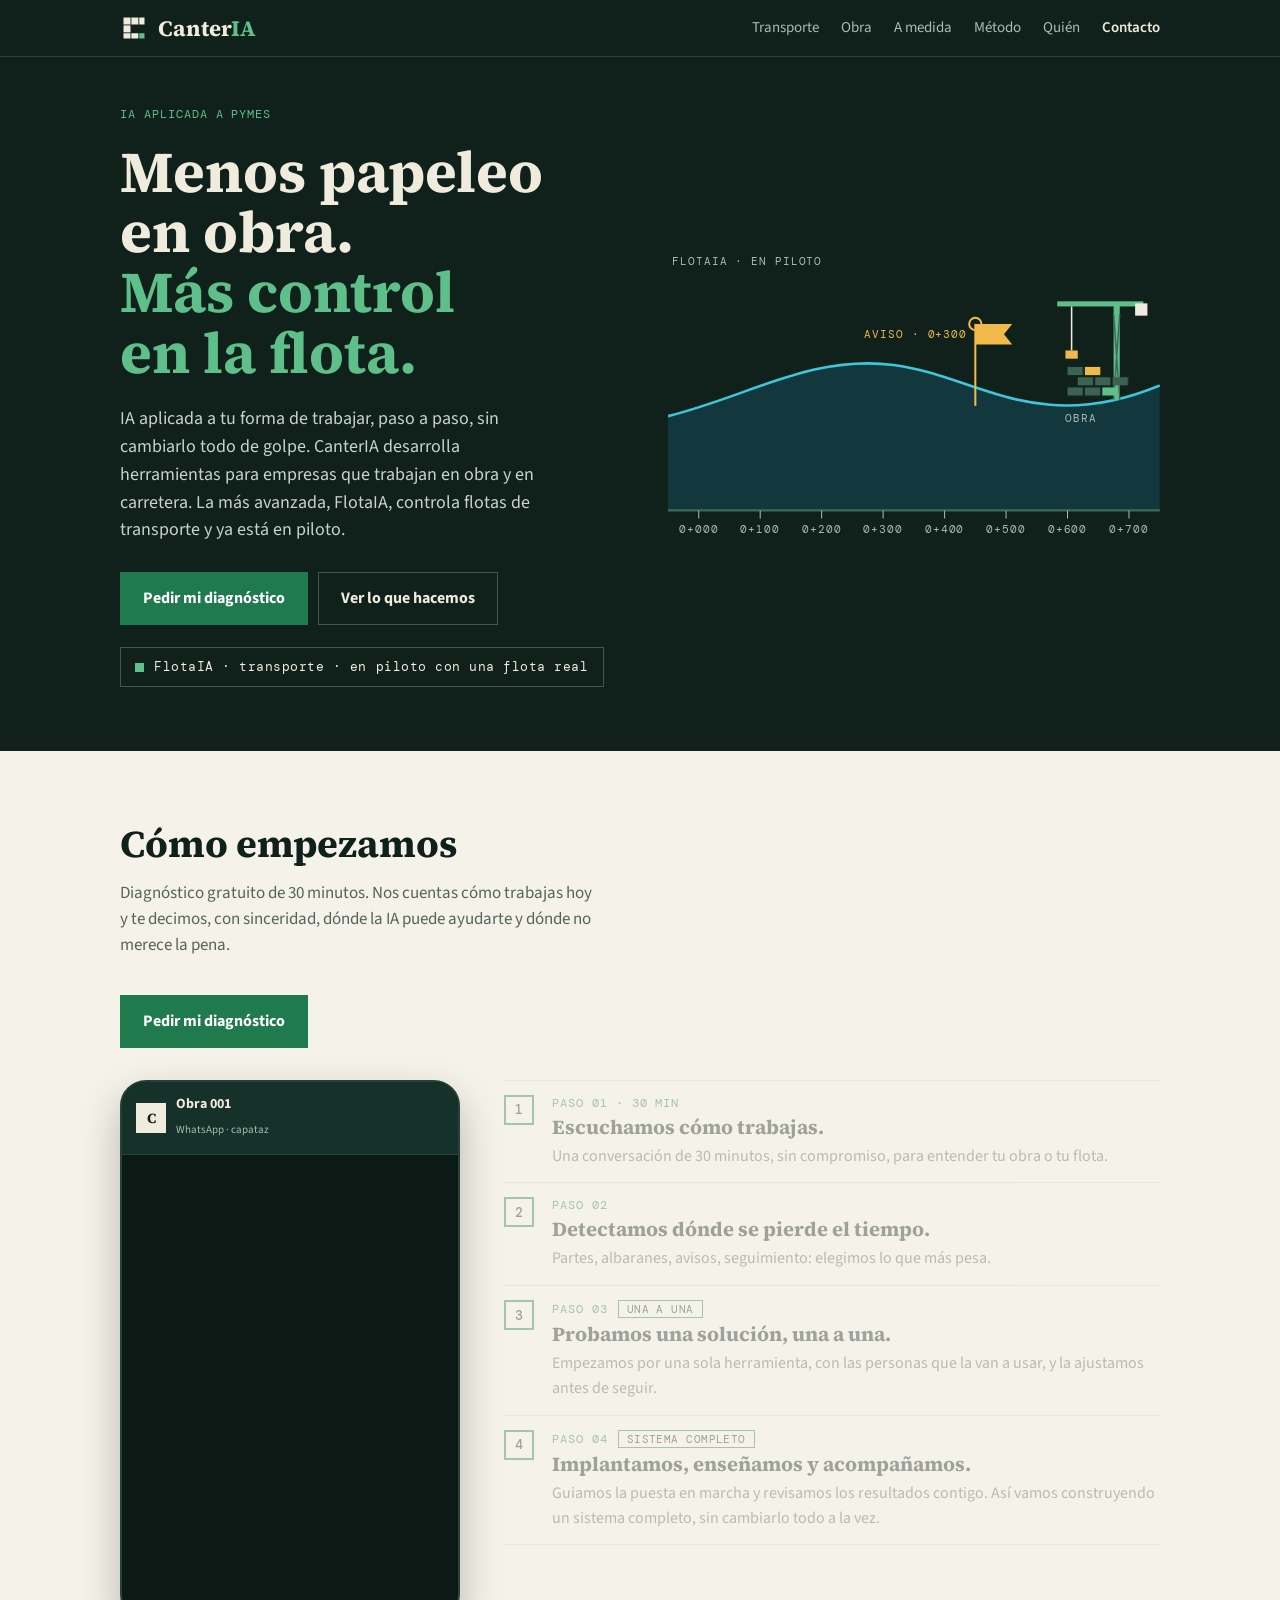
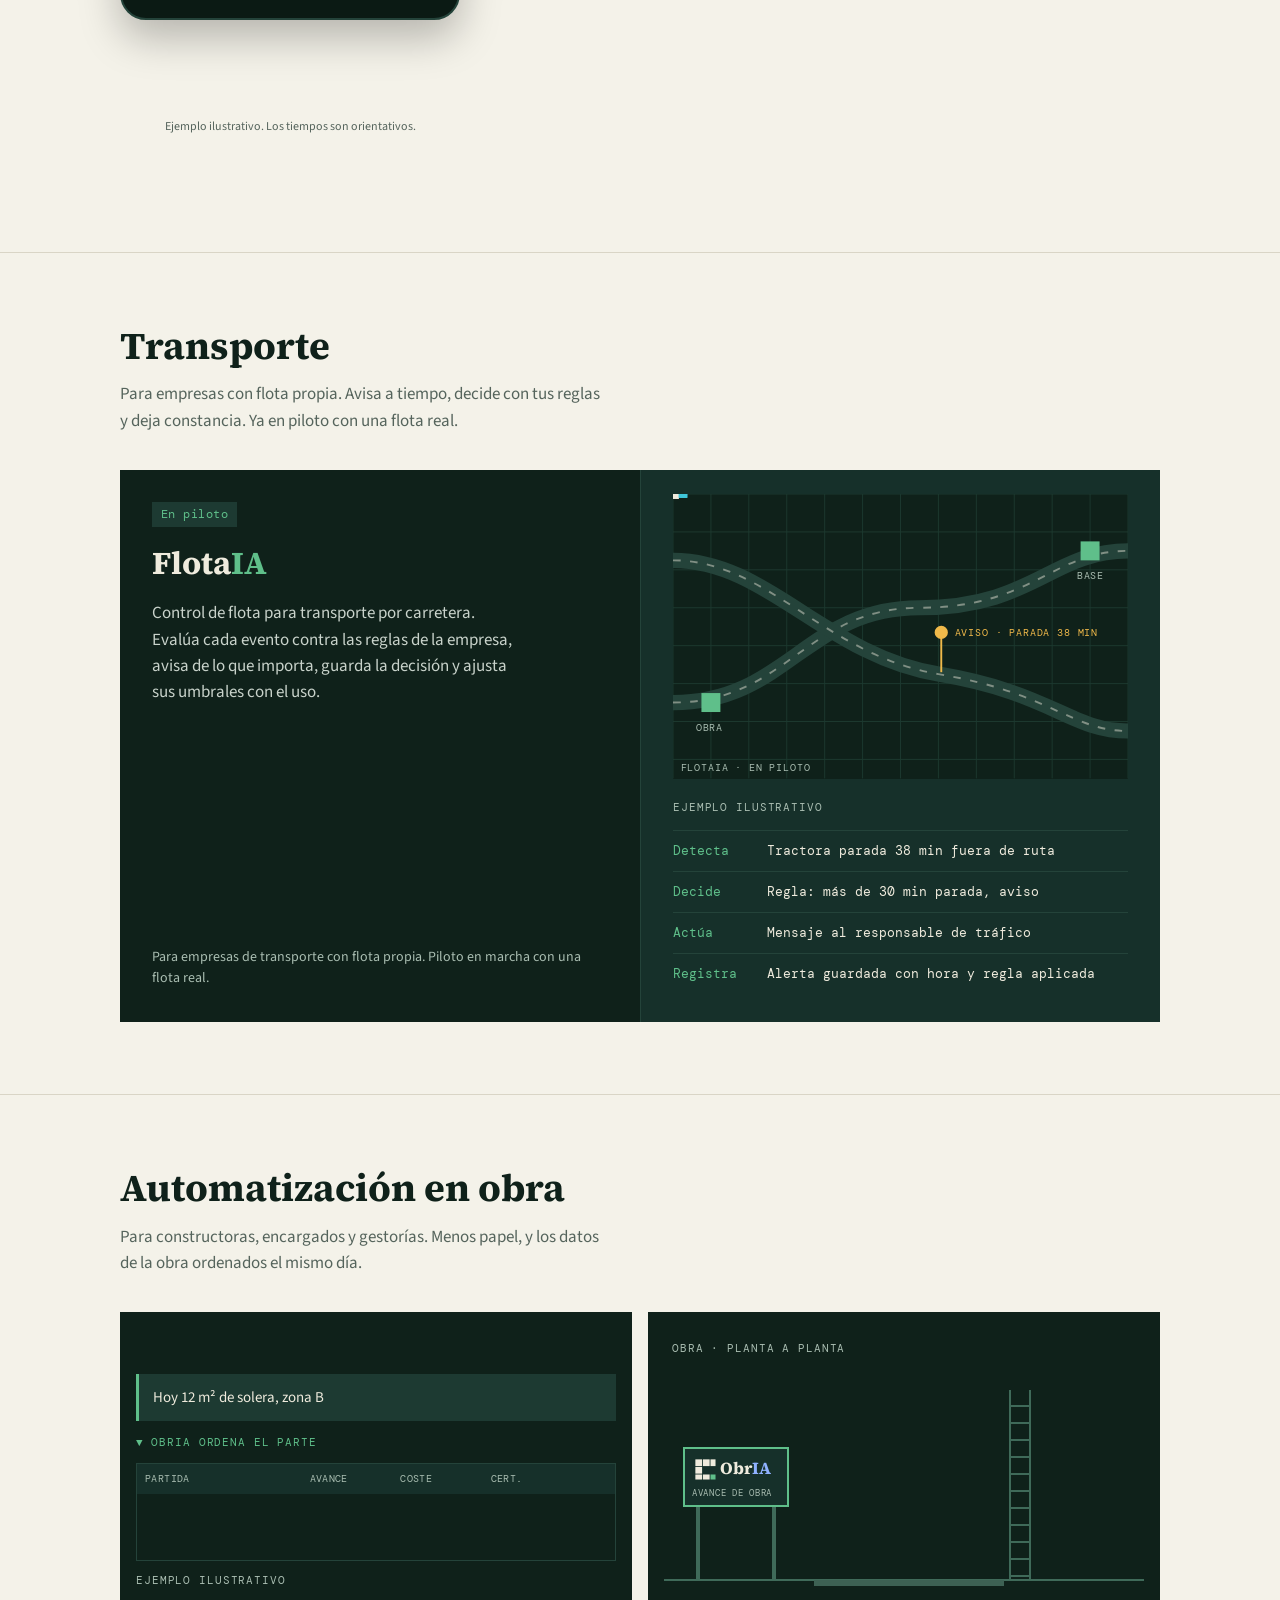
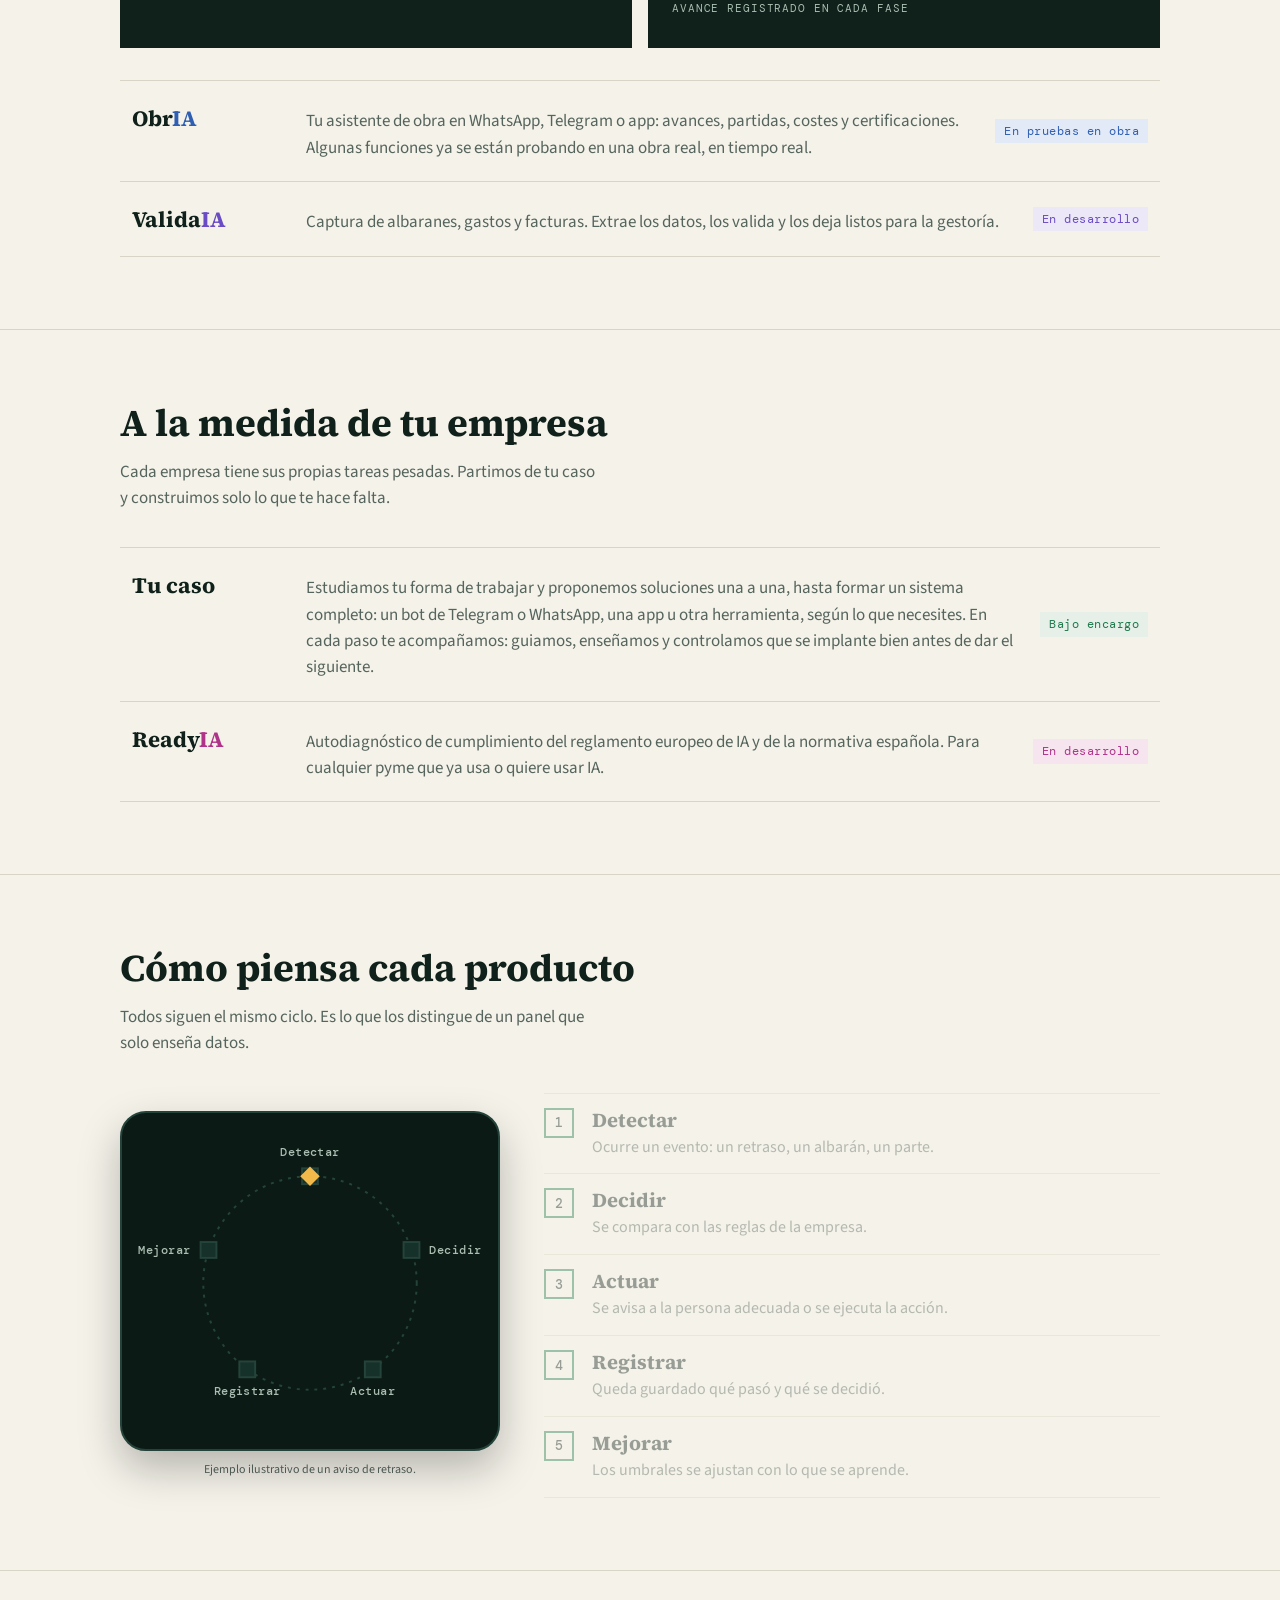
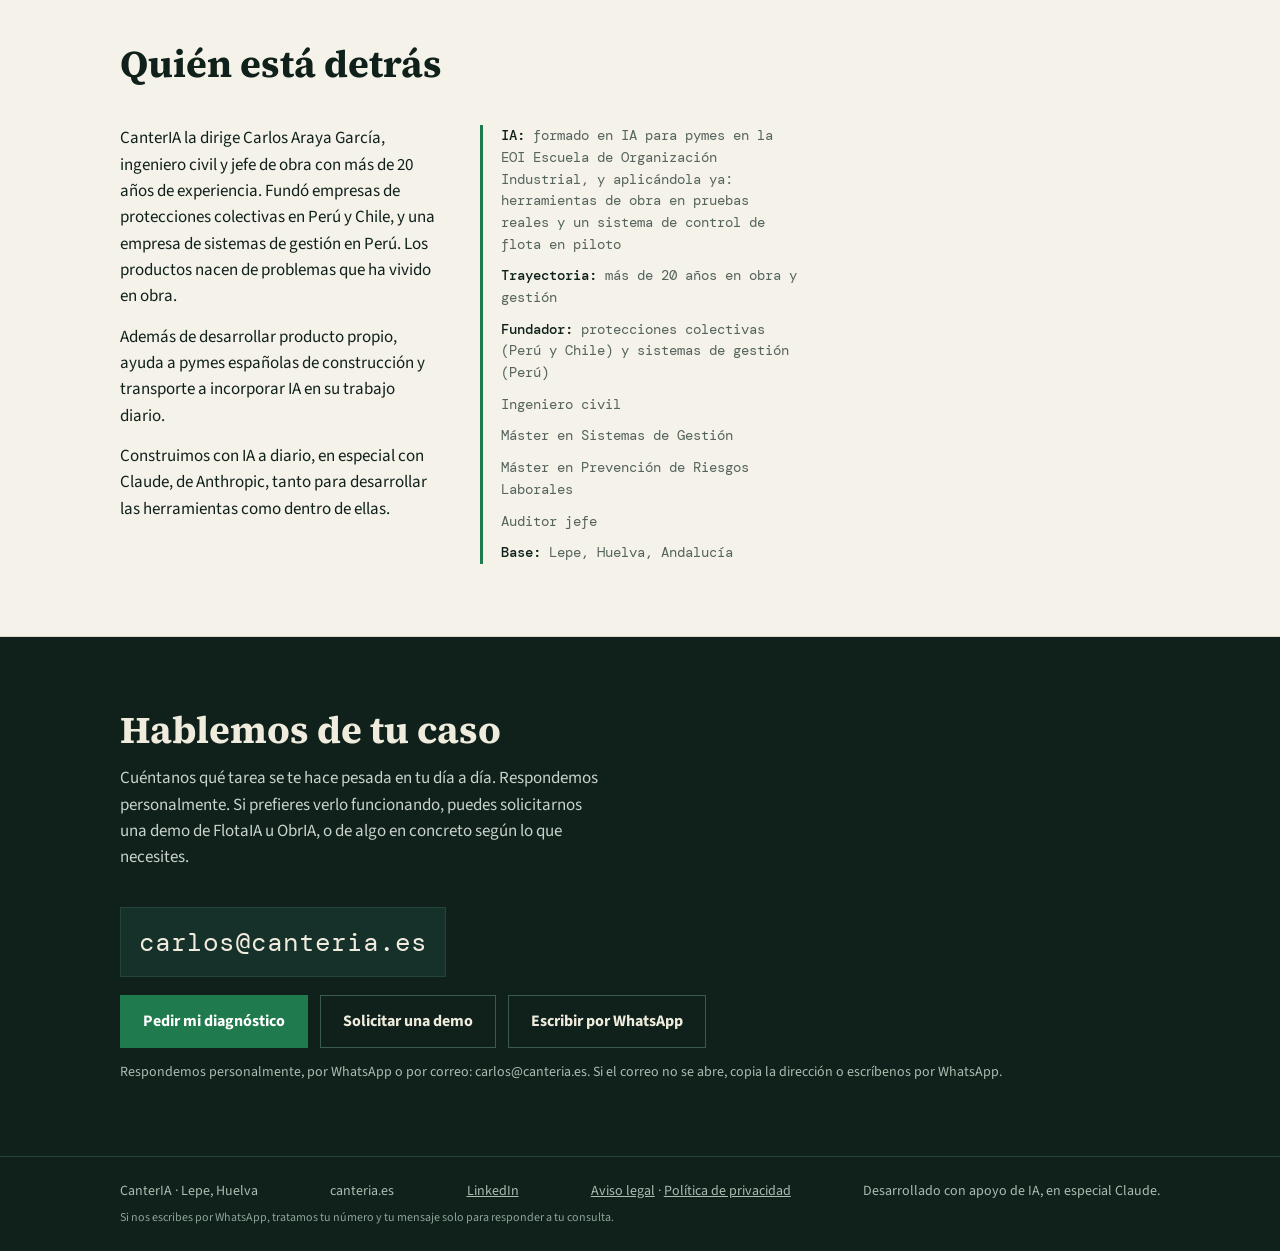
<file: index.html>
<!doctype html>
<html lang="es">
<head>
<meta charset="utf-8">
<meta name="viewport" content="width=device-width, initial-scale=1">

<style>body{margin:0}</style>
<meta name="description" content="CanterIA: inteligencia artificial aplicada a pymes. Menos papeleo en obra y más control en la flota, paso a paso y probado con quien lo usa.">
<meta name="theme-color" content="#0f211a">
<link rel="icon" type="image/svg+xml" href="data:image/svg+xml,%3Csvg xmlns=%22http://www.w3.org/2000/svg%22 viewBox=%220 0 64 64%22%3E%3Crect width=%2264%22 height=%2264%22 fill=%22%230f211a%22/%3E%3Cg fill=%22%23efebdd%22%3E%3Crect x=%228%22 y=%228%22 width=%2216%22 height=%2216%22/%3E%3Crect x=%2226%22 y=%228%22 width=%2216%22 height=%2216%22/%3E%3Crect x=%228%22 y=%2226%22 width=%2216%22 height=%2216%22/%3E%3Crect x=%228%22 y=%2244%22 width=%2216%22 height=%2212%22/%3E%3Crect x=%2226%22 y=%2244%22 width=%2216%22 height=%2212%22/%3E%3Crect x=%2244%22 y=%228%22 width=%2212%22 height=%2216%22/%3E%3Crect x=%2244%22 y=%2244%22 width=%2212%22 height=%2212%22 fill=%22%235fbf8a%22/%3E%3C/g%3E%3C/svg%3E">
<link rel="canonical" href="https://canteria.es/">
<meta property="og:type" content="website">
<meta property="og:locale" content="es_ES">
<meta property="og:site_name" content="CanterIA">
<meta property="og:title" content="CanterIA · IA aplicada a pymes">
<meta property="og:description" content="CanterIA: inteligencia artificial aplicada a pymes. Menos papeleo en obra y más control en la flota, paso a paso y probado con quien lo usa.">
<meta property="og:url" content="https://canteria.es/">
<meta property="og:image" content="https://canteria.es/og.png">
<meta property="og:image:width" content="1200">
<meta property="og:image:height" content="630">
<meta name="twitter:card" content="summary_large_image">
<meta name="twitter:title" content="CanterIA · IA aplicada a pymes">
<meta name="twitter:description" content="Menos papeleo en obra y más control en la flota, paso a paso y probado con quien lo usa.">
<meta name="twitter:image" content="https://canteria.es/og.png">
<title>CanterIA · IA aplicada a pymes</title>
<link rel="preload" href="fonts/source-serif-4-latin-700-normal.woff2" as="font" type="font/woff2" crossorigin>
<link rel="preload" href="fonts/source-sans-3-latin-400-normal.woff2" as="font" type="font/woff2" crossorigin>
<link rel="stylesheet" href="fonts/fonts.css">
<script type="application/ld+json">
{"@context":"https://schema.org","@graph":[
{"@type":"Organization","@id":"https://canteria.es/#org","name":"CanterIA","url":"https://canteria.es/","logo":"https://canteria.es/og.png","email":"carlos@canteria.es","description":"Inteligencia artificial aplicada a pymes: menos papeleo en obra y más control en la flota.","areaServed":{"@type":"Country","name":"España"},"sameAs":["https://www.linkedin.com/company/canteria/"],"address":{"@type":"PostalAddress","addressLocality":"Lepe","addressRegion":"Huelva","addressCountry":"ES"},"founder":{"@type":"Person","name":"Carlos Araya García","jobTitle":"Ingeniero civil"}},
{"@type":"WebSite","@id":"https://canteria.es/#web","url":"https://canteria.es/","name":"CanterIA","inLanguage":"es-ES","publisher":{"@id":"https://canteria.es/#org"}},
{"@type":"Service","@id":"https://canteria.es/#flotaia","name":"FlotaIA","serviceType":"Control de flota para transporte por carretera","description":"Evalúa cada evento contra las reglas de la empresa, avisa de lo que importa, guarda la decisión y ajusta sus umbrales con el uso. En piloto con una flota real.","provider":{"@id":"https://canteria.es/#org"},"areaServed":{"@type":"Country","name":"España"},"url":"https://canteria.es/#transporte"},
{"@type":"Service","@id":"https://canteria.es/#obria","name":"ObrIA","serviceType":"Asistente de obra","description":"Asistente de obra en WhatsApp, Telegram o app: avances, partidas, costes y certificaciones. En pruebas en obra.","provider":{"@id":"https://canteria.es/#org"},"areaServed":{"@type":"Country","name":"España"},"url":"https://canteria.es/#obra"},
{"@type":"Service","@id":"https://canteria.es/#validaia","name":"ValidaIA","serviceType":"Captura y validación de albaranes, gastos y facturas","description":"Extrae los datos de albaranes, gastos y facturas, los valida y los deja listos para la gestoría. En desarrollo.","provider":{"@id":"https://canteria.es/#org"},"areaServed":{"@type":"Country","name":"España"},"url":"https://canteria.es/#obra"},
{"@type":"Service","@id":"https://canteria.es/#a-medida","name":"IA a la medida de tu empresa","serviceType":"Desarrollo de soluciones de IA a medida","description":"Partimos de tu caso y construimos solo lo que te hace falta: un bot de Telegram o WhatsApp, una app u otra herramienta. Incluye un diagnóstico gratuito de 30 minutos y ReadyIA, autodiagnóstico de cumplimiento del reglamento europeo de IA y de la normativa española (en desarrollo).","provider":{"@id":"https://canteria.es/#org"},"areaServed":{"@type":"Country","name":"España"},"url":"https://canteria.es/#medida","offers":{"@type":"Offer","name":"Diagnóstico gratuito de 30 minutos","price":"0","priceCurrency":"EUR"}}
]}
</script>
<script>document.documentElement.classList.add('js');
(function(){ if (window.matchMedia && window.matchMedia('(prefers-reduced-motion: reduce)').matches) { var a=document.querySelectorAll('animateMotion'); for (var i=0;i<a.length;i++) a[i].parentNode.removeChild(a[i]); } })();
</script>
<style>
/* Concepto: obra y ruta. Un muro de sillares que se levanta y una ruta que lo une con la flota. Verde seguridad sobre bosque, papel cálido, esquinas rectas. */
:root {
  --bosque: #0f211a;
  --verde: #1f7a4d;
  --verde-claro: #5fbf8a;
  --cal: #efebdd;
  --bg: #f4f2e9;
  --surface: #ffffff;
  --border: #d9d5c6;
  --text: #0f211a;
  --text-2: #55645c;
  --accent-text: #1f7a4d;
  --chip-bg: #e6f0e9;
  --row-hover: #ebe8da;
  --serif: "Source Serif 4", Georgia, serif;
  --sans: "Source Sans 3", system-ui, sans-serif;
  --mono: "DM Mono", ui-monospace, monospace;
  --obria: #2f5fb3; --obria-bg: #e3eaf7;
  --validaia: #6a4cc4; --validaia-bg: #ece8f8;
  --readyia: #b0338a; --readyia-bg: #f6e4ef;
}
@media (prefers-color-scheme: dark) {
  :root:not([data-theme="light"]) {
    --bg: #0f211a; --surface: #16302a; --border: #24433a; --text: #efebdd;
    --text-2: #a9bdb1; --accent-text: #5fbf8a; --chip-bg: #1d3a32; --row-hover: #143027; color-scheme: dark;
    --obria: #8fb1ff; --obria-bg: #1b2c4d; --validaia: #b7a6ff; --validaia-bg: #2a2350; --readyia: #f08ccb; --readyia-bg: #45203a;
  }
}
:root[data-theme="dark"] {
  --bg: #0f211a; --surface: #16302a; --border: #24433a; --text: #efebdd;
  --text-2: #a9bdb1; --accent-text: #5fbf8a; --chip-bg: #1d3a32; --row-hover: #143027; color-scheme: dark;
    --obria: #8fb1ff; --obria-bg: #1b2c4d; --validaia: #b7a6ff; --validaia-bg: #2a2350; --readyia: #f08ccb; --readyia-bg: #45203a;
}
*, *::before, *::after { box-sizing: border-box; }
html { scroll-behavior: smooth; }
body { background: var(--bg); color: var(--text); font-family: var(--sans); font-size: 17px; line-height: 1.55; }
.wrap { max-width: 1080px; margin-inline: auto; padding-inline: 20px; }
a { color: inherit; }
:focus-visible { outline: 2px solid var(--verde-claro); outline-offset: 3px; }

/* Aparición al hacer scroll: solo se oculta si hay JS */
.js .reveal { opacity: 0; transform: translateY(14px); transition: opacity .45s cubic-bezier(.2,.7,.2,1), transform .45s cubic-bezier(.2,.7,.2,1); transition-delay: calc(var(--d, 0) * 70ms); }
.js .reveal.in { opacity: 1; transform: none; }

header.top { background: var(--bosque); color: var(--cal); position: sticky; top: env(safe-area-inset-top, 0px); z-index: 5; border-bottom: 1px solid #24433a; }
header.top .wrap { display: flex; align-items: center; justify-content: space-between; gap: 16px; padding-block: 6px; }
.logo { display: flex; align-items: center; gap: 10px; font-family: var(--serif); font-weight: 700; font-size: 22px; text-decoration: none; }
.logo svg { flex-shrink: 0; fill: var(--cal); }
.logo .acc { fill: var(--verde-claro); }
.logo b { color: var(--verde-claro); font-weight: 700; }
header.top nav { display: flex; gap: 22px; font-size: 15px; }
header.top nav a { text-decoration: none; color: #a9bdb1; transition: color .2s; display: inline-flex; align-items: center; min-height: 44px; }
@media (hover: hover) { header.top nav a:hover { color: var(--cal); } }
@media (max-width: 560px) { header.top nav a:not(.cta-nav) { display: none; } }
.cta-nav { color: var(--cal) !important; font-weight: 600; }

/* Portada */
.hero { background: var(--bosque); color: var(--cal); padding-block: 48px 64px; overflow: hidden; }
.hero .wrap { display: grid; grid-template-columns: minmax(0, 1.05fr) minmax(0, 1fr); gap: 32px; align-items: center; }
@media (max-width: 820px) { .hero .wrap { grid-template-columns: minmax(0, 1fr); } }
.eyebrow { font-family: var(--mono); font-size: 12px; letter-spacing: .08em; text-transform: uppercase; color: var(--verde-claro); margin: 0 0 18px; }
.hero h1 { font-family: var(--serif); font-weight: 700; font-size: clamp(34px, 6.2vw, 58px); line-height: 1.04; margin: 0 0 22px; text-wrap: balance; }
.hero h1 span { display: block; }
.hero h1 span:last-child { color: var(--verde-claro); }
.hero p.lead { font-size: 18px; max-width: 48ch; color: #c9d3cb; margin: 0 0 28px; }
.btn { display: inline-block; background: var(--verde); color: #fff; font-weight: 700; font-size: 16px; padding: 13px 22px; text-decoration: none; border: 1px solid var(--verde); transition: background .2s, transform .2s, border-color .2s; }
@media (hover: hover) { .btn:hover { background: #196640; border-color: #196640; transform: translateY(-2px); } }
.btn:active { background: #196640; border-color: #196640; transform: scale(.97); transition-duration: .08s; }
.btn.ghost { background: transparent; color: var(--cal); border-color: #3b5a4e; }
@media (hover: hover) { .btn.ghost:hover { border-color: var(--cal); background: transparent; } }
.btn.ghost:active { border-color: var(--cal); background: transparent; }
.hero .actions { display: flex; flex-wrap: wrap; gap: 10px; }
.scene { width: 100%; height: auto; display: block; }
.scene .blk { fill: #3d6153; transform-box: fill-box; transform-origin: center; }
.scene .blk.hi { fill: var(--verde-claro); }
.scene .blk.mid { fill: var(--verde); }
.scene .blk.amber { fill: #f0b94a; }
.scene .blk.cal { fill: #efebdd; }
.scene text { font-family: var(--mono); font-size: 11px; letter-spacing: .08em; fill: #a9bdb1; text-transform: uppercase; }
.scene .ground { stroke: #3f6a59; stroke-width: 2; }
.scene .road { fill: #1d3a30; }
.scene .center { stroke: #efebdd; opacity: .55; stroke-width: 2; stroke-dasharray: 12 14; animation: roll 1.2s linear infinite; }
.scene .trailer { fill: #efebdd; }
.scene .stripe { fill: var(--verde); }
.scene .cab { fill: #f0b94a; }
.scene .glass { fill: #0f211a; }
.scene .wheel { fill: #0f211a; stroke: #efebdd; stroke-width: 2.5; }
.scene .truck { animation: drive 13s linear infinite; }
.scene .pin { fill: #f0b94a; }
.scene .ring { fill: none; stroke: #f0b94a; stroke-width: 2; transform-box: fill-box; transform-origin: center; animation: ping 2.4s ease-out infinite; }
.scene .lead-line { stroke: #f0b94a; stroke-width: 2; }
.scene .alert-text { fill: #f0b94a; }
@keyframes lay { from { opacity: 0; transform: translateY(-14px); } to { opacity: 1; transform: none; } }
@keyframes pulse { 0%, 100% { opacity: 1; } 50% { opacity: .55; } }
@keyframes drive { from { transform: translate(-270px, 250px) scale(1.3); } to { transform: translate(520px, 250px) scale(1.3); } }
@keyframes roll { to { stroke-dashoffset: -26; } }
@keyframes ping { from { transform: scale(1); opacity: 1; } to { transform: scale(2.8); opacity: 0; } }
.js .scene .blk { animation: lay .55s cubic-bezier(.2,.7,.2,1) both; animation-delay: calc(var(--i) * 45ms + 250ms); }
.scene .blk.hi { animation-name: lay, pulse; animation-duration: .55s, 3.2s; animation-delay: calc(var(--i) * 45ms + 250ms), 2.6s; animation-iteration-count: 1, infinite; }
.flota-link { display: inline-flex; align-items: center; gap: 10px; margin-top: 22px; font-family: var(--mono); font-size: 13px; letter-spacing: .04em; color: var(--cal); text-decoration: none; border: 1px solid #3b5a4e; padding: 9px 14px; transition: border-color .2s, transform .2s; }
@media (hover: hover) { .flota-link:hover { border-color: var(--verde-claro); transform: translateX(3px); } }
.flota-link:active { border-color: var(--verde-claro); transform: scale(.97); transition-duration: .08s; }
.flota-link i { width: 9px; height: 9px; background: var(--verde-claro); display: inline-block; }

section { padding-block: 72px; }
section + section { border-top: 1px solid var(--border); }
h2 { font-family: var(--serif); font-size: clamp(26px, 4.5vw, 38px); line-height: 1.12; margin: 0 0 14px; text-wrap: balance; }
.sub { color: var(--text-2); max-width: 60ch; margin: 0 0 36px; }

/* Qué hacemos: frase a la izquierda, tres líneas a la derecha */
.split { display: grid; grid-template-columns: minmax(0, 5fr) minmax(0, 7fr); gap: 48px; align-items: start; }
@media (max-width: 820px) { .split { grid-template-columns: minmax(0, 1fr); gap: 24px; } }
.split h2 { margin: 0; }
.lines > div { padding-block: 20px; border-top: 1px solid var(--border); }
.lines > div:first-child { border-top: 3px solid var(--verde); }
.lines strong { font-family: var(--serif); font-size: 20px; display: block; margin-bottom: 4px; }
.lines p { margin: 0; color: var(--text-2); max-width: 54ch; }

/* Producto principal con ejemplo */
.feature { display: grid; grid-template-columns: minmax(0, 1fr) minmax(0, 1fr); gap: 0; background: var(--bosque); color: var(--cal); }
@media (max-width: 820px) { .feature { grid-template-columns: minmax(0, 1fr); } }
.feature .txt { padding: 32px; display: flex; flex-direction: column; gap: 12px; }
.feature h3 { font-family: var(--serif); font-size: 32px; margin: 0; }
.feature h3 b { color: var(--verde-claro); font-weight: 700; }
.feature p { margin: 0; color: #c9d3cb; max-width: 46ch; }
.chip { align-self: flex-start; font-family: var(--mono); font-size: 12px; letter-spacing: .04em; padding: 3px 9px; background: var(--chip-bg); color: var(--accent-text); white-space: nowrap; }
.feature .chip { background: #1d3a32; color: var(--verde-claro); }
.feature .for { font-size: 14px; color: #a9bdb1; margin-top: auto; padding-top: 8px; }
.log .mapa { margin: -4px 0 20px; background: #0f211a; }
.log { background: #16302a; border-left: 1px solid #24433a; padding: 28px 32px; font-family: var(--mono); font-size: 13px; }
@media (max-width: 820px) { .log { border-left: 0; border-top: 1px solid #24433a; } }
.log .cap { color: #a9bdb1; letter-spacing: .08em; text-transform: uppercase; font-size: 11px; margin-bottom: 14px; }
.log .row { display: grid; grid-template-columns: 82px minmax(0, 1fr); gap: 12px; padding-block: 10px; border-top: 1px solid #24433a; }
.log .row:first-of-type { border-top: 0; }
.log .k { color: var(--verde-claro); }
.log .v { color: var(--cal); overflow-wrap: anywhere; }


.oa-grid { display: grid; grid-template-columns: minmax(0, 1fr) minmax(0, 1fr); gap: 16px; margin-bottom: 32px; }
@media (max-width: 820px) { .oa-grid { grid-template-columns: minmax(0, 1fr); } }
.oa-panel { background: var(--bosque); color: var(--cal); padding: 18px 16px; display: flex; align-items: center; justify-content: center; overflow: hidden; }
.oa-panel svg { width: 100%; height: auto; display: block; }
.oa-panel .t { font: 11px var(--mono); letter-spacing: .08em; fill: #a9bdb1; text-transform: uppercase; }
.oa-panel .chat { width: 100%; }
.oa-panel .bub { background: #1d3a32; border-left: 3px solid var(--verde-claro); padding: 12px 14px; font-size: 15px; display: block; max-width: 100%; }
.oa-panel .typ { display: block; overflow: hidden; white-space: nowrap; animation: ty 9s steps(28) infinite; }
@keyframes ty { 0% { width: 0; } 25%, 100% { width: 100%; } }
.oa-panel .arrow { font: 11px var(--mono); letter-spacing: .08em; text-transform: uppercase; color: var(--verde-claro); margin: 14px 0; }
.oa-panel .tbl { font: 13px var(--mono); border: 1px solid #24433a; }
.oa-panel .th, .oa-panel .tr { display: grid; grid-template-columns: 1.5fr .8fr .8fr 1.1fr; gap: 6px; padding: 9px 8px; font-size: 11px; }
.oa-panel .th { color: #a9bdb1; text-transform: uppercase; font-size: 9.5px; letter-spacing: .04em; background: #16302a; }
.oa-panel .tr { border-top: 1px solid #24433a; opacity: 0; animation: rw 9s ease infinite; }
.oa-panel .r2 { animation-delay: 1.4s; }
.oa-panel .pend { color: #f0b94a; } .oa-panel .ok { color: var(--verde-claro); }
@keyframes rw { 0%, 22% { opacity: 0; transform: translateY(8px); } 32%, 92% { opacity: 1; transform: none; } 100% { opacity: 0; } }
.oa-panel .cap { font: 11px var(--mono); letter-spacing: .08em; text-transform: uppercase; color: #a9bdb1; margin-top: 12px; }
@media (prefers-reduced-motion: reduce) { .oa-panel .typ { animation: none; width: auto; } .oa-panel .tr { animation: none; opacity: 1; } }

/* Resto de productos en filas */
.rows { margin-top: 8px; }
.prow { display: grid; grid-template-columns: 150px minmax(0, 1fr) auto; gap: 8px 24px; align-items: baseline; padding: 20px 12px; border-bottom: 1px solid var(--border); transition: background .25s, padding-left .25s; }
.prow:first-child { border-top: 1px solid var(--border); }
@media (hover: hover) { .prow:hover { background: var(--row-hover); padding-left: 20px; } }
.prow h3 { font-family: var(--serif); font-size: 22px; margin: 0; }
.prow h3 b { color: var(--accent-text); font-weight: 700; }
.prow p { margin: 0; color: var(--text-2); }
.prow .chip { align-self: center; }
.prow[data-p="obria"] { --accent-text: var(--obria); --chip-bg: var(--obria-bg); }
.prow[data-p="validaia"] { --accent-text: var(--validaia); --chip-bg: var(--validaia-bg); }
.prow[data-p="readyia"] { --accent-text: var(--readyia); --chip-bg: var(--readyia-bg); }
@media (max-width: 640px) { .prow { grid-template-columns: minmax(0, 1fr); gap: 6px; } .prow .chip { order: -1; } }

/* Método: línea vertical que se dibuja */
.steps { list-style: none; margin: 0; padding: 0 0 0 28px; position: relative; max-width: 640px; }
.steps::before { content: ""; position: absolute; left: 6px; top: 8px; bottom: 8px; width: 2px; background: var(--border); }
.steps::after { content: ""; position: absolute; left: 6px; top: 8px; bottom: 8px; width: 2px; background: var(--verde); transform: scaleY(0); transform-origin: top; transition: transform 1.6s ease .2s; }
.steps.in::after { transform: scaleY(1); }
html:not(.js) .steps::after { transform: scaleY(1); }
.steps li { position: relative; padding-block: 12px; }
.steps li::before { content: ""; position: absolute; left: -28px; top: 20px; width: 14px; height: 14px; background: var(--bg); border: 2px solid var(--verde); }
.steps strong { font-family: var(--serif); font-size: 21px; margin-right: 8px; }
.steps span { color: var(--text-2); }

/* Método: escena animada (móvil con WhatsApp + 4 pasos) en el CSS de #metodo */
.about { display: grid; grid-template-columns: repeat(auto-fit, minmax(280px, 1fr)); gap: 40px; align-items: start; }
.about h2 { grid-column: 1 / -1; margin: 0; }
.about p { margin: 0 0 14px; max-width: 58ch; }
.facts { border-left: 3px solid var(--verde); padding-left: 18px; font-family: var(--mono); font-size: 14px; color: var(--text-2); display: grid; gap: 10px; }
.facts b { color: var(--text); font-weight: 500; }

.contact { background: var(--bosque); color: var(--cal); }
.contact h2 { color: var(--cal); }
.contact .sub { color: #c9d3cb; }
.mail { font-family: var(--mono); font-size: clamp(18px, 4vw, 26px); background: #16302a; border: 1px solid #24433a; padding: 14px 18px; display: inline-block; max-width: 100%; overflow-wrap: anywhere; text-decoration: none; color: var(--cal); transition: border-color .2s, transform .2s; }
@media (hover: hover) { .mail:hover { border-color: var(--verde-claro); transform: translateY(-2px); } }
.mail:active { border-color: var(--verde-claro); transform: scale(.98); transition-duration: .08s; }
.contact .note { font-size: 14px; color: #a9bdb1; margin: 14px 0 0; }
footer { background: var(--bosque); color: #a9bdb1; font-size: 14px; padding-block: 24px; border-top: 1px solid #24433a; }
footer .wrap { display: flex; flex-wrap: wrap; gap: 8px 24px; justify-content: space-between; }
footer .wa-legal { flex: 0 0 100%; font-size: 12px; line-height: 1.4; color: #8ea398; }

@media (prefers-reduced-motion: reduce) {
  html { scroll-behavior: auto; }
  .js .reveal { opacity: 1; transform: none; transition: none; }
  .js .scene .blk, .scene .blk.hi, .scene .truck, .scene .center, .scene .ring { animation: none; }
  .scene .truck { transform: translate(130px, 250px) scale(1.3); }
  .steps::after { transition: none; transform: scaleY(1); }
  .btn, .mail, .prow, .flota-link { transition: none; }
  .btn:active, .flota-link:active, .mail:active { transform: none; }
}

/* Animaciones infinitas: se pausan cuando su escena no está en pantalla (ahorra batería y CPU) */
.fuera, .fuera * { animation-play-state: paused !important; }

#escena{display:grid;gap:28px;align-items:start;margin-top:8px}
@media(min-width:820px){#escena{grid-template-columns:340px minmax(0,1fr);gap:44px}}
#escena .phone{--surface:#16302a;--border:#24433a;--t2:#a9bdb1;--cal:#efebdd;--vc:#5fbf8a;--v:#1f7a4d;--am:#f0b94a;--bosque:#0f211a;--text:#efebdd;position:relative;width:100%;max-width:340px;height:540px;margin:0 auto;background:#0b1a14;color:var(--cal);border:2px solid var(--border);border-radius:26px;overflow:hidden;box-shadow:0 18px 40px rgba(0,0,0,.25)}
#escena .top{display:flex;gap:10px;align-items:center;padding:12px 14px;background:var(--surface);border-bottom:1px solid var(--border)}
#escena .top b{display:block;font-size:14px}#escena .top small{color:var(--t2);font-size:11px}
#escena .av{width:30px;height:30px;background:var(--cal);color:var(--bosque);display:grid;place-items:center;font:700 14px var(--serif)}
#escena .hudrow{position:absolute;right:12px;top:48px;height:16px;width:140px;pointer-events:none}
#escena .hud{position:absolute;right:0;top:0;font:500 10px var(--mono);letter-spacing:.1em;color:var(--vc);opacity:0}
#escena .b{position:absolute;left:14px;right:14px;background:var(--surface);border:1px solid var(--border);padding:10px 12px;font-size:13.5px;opacity:0}
#escena .b p{margin:8px 0 0;color:var(--cal)}
#escena .b1{top:76px;border-radius:12px 12px 12px 2px}
#escena .b2{top:190px;width:150px;right:auto;border-radius:12px 12px 12px 2px}
#escena .b2 small{display:block;margin-top:6px;color:var(--t2);font-size:11px}
#escena .voice{display:flex;align-items:center;gap:8px}#escena .voice small{color:var(--t2);font:11px var(--mono)}
#escena .play{width:0;height:0;border-left:11px solid var(--vc);border-top:7px solid transparent;border-bottom:7px solid transparent}
#escena .wave{display:flex;align-items:center;gap:2px;height:20px;flex:1}
#escena .wave i{display:block;width:3px;background:var(--vc);animation:mt_w 1s ease-in-out infinite}
@keyframes mt_w{0%,100%{transform:scaleY(.45)}50%{transform:scaleY(1)}}
#escena .alb{background:var(--cal);color:var(--bosque);padding:8px;display:grid;gap:5px;transform:rotate(-2deg)}
#escena .alb b{font:500 10px var(--mono);letter-spacing:.1em}#escena .alb i{display:block;height:4px;background:#9aa597;width:100%}
#escena .hl{padding:0 3px}
#escena .tag{position:absolute;left:14px;right:14px;top:300px;border:1px dashed var(--am);color:var(--am);padding:10px 12px;font-size:13px;opacity:0}
#escena .tag b{font:500 15px var(--mono)}
#escena .dots{position:absolute;left:14px;top:300px;display:flex;gap:5px;background:var(--surface);padding:10px 14px;border:1px solid var(--border);opacity:0}
#escena .dots i{width:7px;height:7px;background:var(--vc);animation:mt_dt .8s infinite}#escena .dots i:nth-child(2){animation-delay:.15s}#escena .dots i:nth-child(3){animation-delay:.3s}
@keyframes mt_dt{0%,100%{opacity:.25}50%{opacity:1}}
#escena .card{position:absolute;left:14px;right:14px;top:290px;opacity:0}
#escena .cu{background:var(--cal);color:var(--bosque);padding:10px 14px 34px;position:relative;box-shadow:0 8px 20px rgba(0,0,0,.3)}
#escena .ct{display:flex;justify-content:space-between;align-items:center;margin-bottom:6px;border-bottom:2px solid var(--bosque);padding-bottom:6px}
#escena .ct b{font:500 12px var(--mono);letter-spacing:.12em}#escena .ms{font:11px var(--mono);color:var(--v);opacity:0}
#escena .rw{display:flex;justify-content:space-between;margin:0;padding:5px 0;border-bottom:1px solid #cfcab8;font-size:13.5px;opacity:0;color:var(--bosque)}
#escena .rw span{color:#4d5a50}#escena .rw b{font-weight:600}
#escena .stamp{position:absolute;right:12px;bottom:6px;border:2px solid var(--v);color:var(--v);font:500 12px var(--mono);padding:1px 8px;transform:rotate(-8deg);opacity:0}
#escena .chips{position:absolute;left:14px;right:14px;top:326px;display:grid;grid-template-columns:1fr 1fr;gap:8px}
#escena .chip2{background:var(--surface);border:1px solid var(--vc);padding:8px 10px;font:12px var(--mono);opacity:0;display:flex;gap:8px;align-items:center}
#escena .chip2::before{content:"";width:8px;height:8px;background:var(--vc)}
#escena .kpi{position:absolute;left:14px;right:14px;top:420px;background:var(--surface);border:1px solid var(--border);padding:12px 14px;opacity:0}
#escena .kl{display:flex;justify-content:space-between;font-size:13px;color:var(--t2);margin-bottom:8px}#escena .kl b{font:500 22px var(--mono);color:var(--cal);margin-left:4px}
#escena .ahora b{color:var(--vc)}
#escena .trk{height:10px;background:#0b1a14}#escena .bar{height:100%;width:100%;background:var(--vc)}
#escena .pasos{list-style:none;margin:0;padding:0}
#escena .paso{display:grid;grid-template-columns:34px minmax(0,1fr);gap:14px;padding:14px 0;border-top:1px solid var(--border)}#escena .paso:last-child{border-bottom:1px solid var(--border)}
#escena .n{width:30px;height:30px;border:2px solid var(--verde);display:grid;place-items:center;font:500 13px var(--mono)}
#escena .tag2{font:12px var(--mono);letter-spacing:.08em;text-transform:uppercase;color:var(--accent-text);margin:0 0 4px;display:flex;gap:10px;align-items:center;flex-wrap:wrap}
#escena .chip{border:1px solid var(--verde);padding:1px 8px;font-size:11px;color:var(--text);background:none}
#escena h3{font-family:var(--serif);font-size:20px;line-height:1.25;margin:0 0 4px}#escena .d{margin:0;color:var(--text-2);font-size:16px}
#escena .ej{margin:10px auto 0;max-width:340px;font-size:12px;color:var(--text-2);text-align:center}
#escena .b,#escena .hl,#escena .hd,#escena .tag,#escena .dots,#escena .card,#escena .cu,#escena .rw,#escena .stamp,#escena .ms,#escena .chip2,#escena .kpi,#escena .bar,#escena .hud,#escena .paso,#escena .n{animation-duration:28.0s;animation-iteration-count:infinite;animation-fill-mode:both;animation-timing-function:linear}
.js #escena:not(.in) *{animation-play-state:paused}
@media(prefers-reduced-motion:reduce){#escena *{animation:none!important}
#escena .b,#escena .tag,#escena .dots,#escena .hud{display:none}#escena .cu{transform:translateY(-212px)}#escena .card,#escena .rw,#escena .ms,#escena .stamp,#escena .chip2,#escena .kpi{opacity:1}#escena .bar{width:5%}#escena .paso{opacity:1}}

#escena .cap{position:relative;max-width:340px;margin:14px auto 0;height:74px}
#escena .cap p{position:absolute;inset:0;margin:0;opacity:0;border-left:3px solid var(--verde);padding-left:12px;font-family:var(--serif);font-size:19px;line-height:1.25;color:var(--text);animation-duration:28.0s;animation-iteration-count:infinite;animation-fill-mode:both;animation-timing-function:linear}
#escena .cap small{display:block;font:12px var(--mono);letter-spacing:.08em;text-transform:uppercase;color:var(--accent-text);margin-bottom:3px}
@keyframes mt_b1{0.000%{opacity:0;transform:translateY(10px)}2.143%{opacity:0;transform:translateY(10px)}3.929%{opacity:1;transform:none}68.929%{opacity:1;transform:none}70.357%{opacity:0;transform:translateY(10px)}100.000%{opacity:0;transform:translateY(10px)}}@keyframes mt_b2{0.000%{opacity:0;transform:translateY(10px)}11.429%{opacity:0;transform:translateY(10px)}13.214%{opacity:1;transform:none}68.929%{opacity:1;transform:none}70.357%{opacity:0;transform:translateY(10px)}100.000%{opacity:0;transform:translateY(10px)}}@keyframes mt_h1{0.000%{background:transparent;color:inherit}25.000%{background:transparent;color:inherit}26.429%{background:#f0b94a;color:#0f211a}46.429%{background:#f0b94a;color:#0f211a}47.857%{background:transparent;color:inherit}100.000%{background:transparent;color:inherit}}@keyframes mt_h2{0.000%{background:transparent;color:inherit}28.214%{background:transparent;color:inherit}29.643%{background:#f0b94a;color:#0f211a}46.429%{background:#f0b94a;color:#0f211a}47.857%{background:transparent;color:inherit}100.000%{background:transparent;color:inherit}}@keyframes mt_h3{0.000%{background:transparent;color:inherit}31.429%{background:transparent;color:inherit}32.857%{background:#f0b94a;color:#0f211a}46.429%{background:#f0b94a;color:#0f211a}47.857%{background:transparent;color:inherit}100.000%{background:transparent;color:inherit}}@keyframes mt_hd{0.000%{opacity:0;transform:translateY(8px)}35.000%{opacity:0;transform:translateY(8px)}36.786%{opacity:1;transform:none}47.143%{opacity:1;transform:none}48.571%{opacity:0;transform:translateY(8px)}100.000%{opacity:0;transform:translateY(8px)}}@keyframes mt_tag{0.000%{opacity:0;transform:translateY(8px)}35.000%{opacity:0;transform:translateY(8px)}36.786%{opacity:1;transform:none}47.143%{opacity:1;transform:none}48.571%{opacity:0;transform:translateY(8px)}100.000%{opacity:0;transform:translateY(8px)}}@keyframes mt_dots{0.000%{opacity:0}47.143%{opacity:0}47.857%{opacity:1}50.714%{opacity:1}52.143%{opacity:0}100.000%{opacity:0}}@keyframes mt_card{0.000%{opacity:0;transform:translateY(8px)}50.357%{opacity:0;transform:translateY(8px)}52.143%{opacity:1;transform:translateY(0)}98.214%{opacity:1;transform:translateY(0)}99.643%{opacity:0;transform:translateY(8px)}100.000%{opacity:0;transform:translateY(8px)}}@keyframes mt_cardup{0.000%{transform:translateY(0)}50.357%{transform:translateY(0)}70.000%{transform:translateY(0)}73.571%{transform:translateY(-212px)}98.214%{transform:translateY(-212px)}100.000%{transform:translateY(0)}}@keyframes mt_r0{0.000%{opacity:0}53.214%{opacity:0}54.464%{opacity:1}98.214%{opacity:1}99.643%{opacity:0}100.000%{opacity:0}}@keyframes mt_r1{0.000%{opacity:0}56.071%{opacity:0}57.321%{opacity:1}98.214%{opacity:1}99.643%{opacity:0}100.000%{opacity:0}}@keyframes mt_r2{0.000%{opacity:0}58.929%{opacity:0}60.179%{opacity:1}98.214%{opacity:1}99.643%{opacity:0}100.000%{opacity:0}}@keyframes mt_r3{0.000%{opacity:0}61.786%{opacity:0}63.036%{opacity:1}98.214%{opacity:1}99.643%{opacity:0}100.000%{opacity:0}}@keyframes mt_r4{0.000%{opacity:0}64.643%{opacity:0}65.893%{opacity:1}98.214%{opacity:1}99.643%{opacity:0}100.000%{opacity:0}}@keyframes mt_stamp{0.000%{opacity:0;transform:scale(2)}67.500%{opacity:0;transform:scale(2)}68.571%{opacity:1;transform:scale(1)}98.214%{opacity:1;transform:scale(1)}99.643%{opacity:0;transform:scale(2)}100.000%{opacity:0;transform:scale(2)}}@keyframes mt_ms{0.000%{opacity:0}67.857%{opacity:0}68.929%{opacity:1}98.214%{opacity:1}99.643%{opacity:0}100.000%{opacity:0}}@keyframes mt_c0{0.000%{opacity:0;transform:translateY(10px)}75.000%{opacity:0;transform:translateY(10px)}76.429%{opacity:1;transform:none}98.214%{opacity:1;transform:none}99.643%{opacity:0;transform:translateY(10px)}100.000%{opacity:0;transform:translateY(10px)}}@keyframes mt_c1{0.000%{opacity:0;transform:translateY(10px)}77.143%{opacity:0;transform:translateY(10px)}78.571%{opacity:1;transform:none}98.214%{opacity:1;transform:none}99.643%{opacity:0;transform:translateY(10px)}100.000%{opacity:0;transform:translateY(10px)}}@keyframes mt_c2{0.000%{opacity:0;transform:translateY(10px)}79.286%{opacity:0;transform:translateY(10px)}80.714%{opacity:1;transform:none}98.214%{opacity:1;transform:none}99.643%{opacity:0;transform:translateY(10px)}100.000%{opacity:0;transform:translateY(10px)}}@keyframes mt_c3{0.000%{opacity:0;transform:translateY(10px)}81.429%{opacity:0;transform:translateY(10px)}82.857%{opacity:1;transform:none}98.214%{opacity:1;transform:none}99.643%{opacity:0;transform:translateY(10px)}100.000%{opacity:0;transform:translateY(10px)}}@keyframes mt_kpi{0.000%{opacity:0;transform:translateY(10px)}84.286%{opacity:0;transform:translateY(10px)}86.429%{opacity:1;transform:none}98.214%{opacity:1;transform:none}99.643%{opacity:0;transform:translateY(10px)}100.000%{opacity:0;transform:translateY(10px)}}@keyframes mt_bar{0.000%{width:100%}84.286%{width:100%}90.000%{width:5%}98.214%{width:5%}100.000%{width:100%}}@keyframes mt_pulsek{0.000%{box-shadow:0 0 0 0 rgba(95,191,138,0)}90.000%{box-shadow:0 0 0 0 rgba(95,191,138,.7)}95.000%{box-shadow:0 0 0 14px rgba(95,191,138,0)}100.000%{box-shadow:0 0 0 0 rgba(95,191,138,0)}}@keyframes mt_hud0{0.000%{opacity:1}1.071%{opacity:1}22.143%{opacity:1}23.214%{opacity:0}100.000%{opacity:0}}@keyframes mt_st0{0.000%{opacity:1}21.786%{opacity:1}23.214%{opacity:.38}100.000%{opacity:.38}}@keyframes mt_nm0{0.000%{background:var(--verde);color:#fff}23.179%{background:var(--verde);color:#fff}23.929%{background:transparent;color:var(--text)}100.000%{background:transparent;color:var(--text)}}@keyframes mt_hud1{0.000%{opacity:0}23.214%{opacity:0}24.286%{opacity:1}45.357%{opacity:1}46.429%{opacity:0}100.000%{opacity:0}}@keyframes mt_st1{0.000%{opacity:.38}23.179%{opacity:.38}24.286%{opacity:1}45.000%{opacity:1}46.429%{opacity:.38}100.000%{opacity:.38}}@keyframes mt_nm1{0.000%{background:transparent;color:var(--text)}23.179%{background:transparent;color:var(--text)}24.286%{background:var(--verde);color:#fff}46.393%{background:var(--verde);color:#fff}47.143%{background:transparent;color:var(--text)}100.000%{background:transparent;color:var(--text)}}@keyframes mt_hud2{0.000%{opacity:0}46.429%{opacity:0}47.500%{opacity:1}68.571%{opacity:1}69.643%{opacity:0}100.000%{opacity:0}}@keyframes mt_st2{0.000%{opacity:.38}46.393%{opacity:.38}47.500%{opacity:1}68.214%{opacity:1}69.643%{opacity:.38}100.000%{opacity:.38}}@keyframes mt_nm2{0.000%{background:transparent;color:var(--text)}46.393%{background:transparent;color:var(--text)}47.500%{background:var(--verde);color:#fff}69.607%{background:var(--verde);color:#fff}70.357%{background:transparent;color:var(--text)}100.000%{background:transparent;color:var(--text)}}@keyframes mt_hud3{0.000%{opacity:0}69.643%{opacity:0}70.714%{opacity:1}97.857%{opacity:1}99.643%{opacity:0}100.000%{opacity:0}}@keyframes mt_st3{0.000%{opacity:.38}69.607%{opacity:.38}70.714%{opacity:1}96.786%{opacity:1}98.214%{opacity:.38}100.000%{opacity:.38}}@keyframes mt_nm3{0.000%{background:transparent;color:var(--text)}69.607%{background:transparent;color:var(--text)}70.714%{background:var(--verde);color:#fff}98.179%{background:var(--verde);color:#fff}98.929%{background:transparent;color:var(--text)}100.000%{background:transparent;color:var(--text)}}@keyframes mt_cp0{0.000%{opacity:1}1.071%{opacity:1}22.143%{opacity:1}23.214%{opacity:0}100.000%{opacity:0}}@keyframes mt_cp1{0.000%{opacity:0}23.214%{opacity:0}24.286%{opacity:1}45.357%{opacity:1}46.429%{opacity:0}100.000%{opacity:0}}@keyframes mt_cp2{0.000%{opacity:0}46.429%{opacity:0}47.500%{opacity:1}68.571%{opacity:1}69.643%{opacity:0}100.000%{opacity:0}}@keyframes mt_cp3{0.000%{opacity:0}69.643%{opacity:0}70.714%{opacity:1}97.857%{opacity:1}99.643%{opacity:0}100.000%{opacity:0}}
#ciclo-esc{display:grid;gap:28px;align-items:center}
@media(min-width:820px){#ciclo-esc{grid-template-columns:380px minmax(0,1fr);gap:44px}}
#ciclo-esc .ring{position:relative;width:100%;max-width:380px;margin:0 auto;background:#0b1a14;border:2px solid #24433a;border-radius:26px;aspect-ratio:380/340;box-shadow:0 18px 40px rgba(0,0,0,.25);color:#efebdd;overflow:hidden}
#ciclo-esc .rsvg{width:100%;height:100%;display:block}
#ciclo-esc .nd{fill:#16302a;stroke:#24433a;stroke-width:2}
#ciclo-esc .lb{fill:#a9bdb1;font:500 12px var(--mono);letter-spacing:.04em}
#ciclo-esc .arc{fill:none;stroke:#5fbf8a;stroke-width:3;stroke-dasharray:1;stroke-dashoffset:1}
#ciclo-esc .tok{transform-origin:190px 172px;transform-box:view-box}
#ciclo-esc .cores{position:absolute;left:50%;top:50.6%;width:42%;transform:translate(-50%,-50%)}
#ciclo-esc .core{position:absolute;left:0;right:0;top:50%;margin-top:-46px;background:#16302a;border:1px solid #24433a;border-left:3px solid #5fbf8a;padding:9px 11px;opacity:0}
#ciclo-esc .core small{display:block;font:500 10px var(--mono);letter-spacing:.1em;color:#5fbf8a;margin-bottom:4px}
#ciclo-esc .core p{margin:0;font-size:13.5px;line-height:1.3;color:#efebdd}
#ciclo-esc .lista{list-style:none;margin:0;padding:0}
#ciclo-esc .paso{display:grid;grid-template-columns:34px minmax(0,1fr);gap:14px;padding:14px 0;border-top:1px solid var(--border)}#ciclo-esc .paso:last-child{border-bottom:1px solid var(--border)}
#ciclo-esc .n{width:30px;height:30px;border:2px solid var(--verde);display:grid;place-items:center;font:500 13px var(--mono)}
#ciclo-esc h3{font-family:var(--serif);font-size:20px;line-height:1.25;margin:0 0 2px}#ciclo-esc .d{margin:0;color:var(--text-2);font-size:16px}
#ciclo-esc .ej{margin:10px auto 0;max-width:380px;font-size:12px;color:var(--text-2);text-align:center}
#ciclo-esc .arc,#ciclo-esc .nd,#ciclo-esc .lb,#ciclo-esc .tok,#ciclo-esc .core,#ciclo-esc .paso,#ciclo-esc .n{animation-duration:20.0s;animation-iteration-count:infinite;animation-fill-mode:both;animation-timing-function:linear}
.js #ciclo-esc:not(.in) *{animation-play-state:paused}
@media(prefers-reduced-motion:reduce){#ciclo-esc *{animation:none!important}#ciclo-esc .tok{display:none}#ciclo-esc .nd{fill:#5fbf8a;stroke:#5fbf8a}#ciclo-esc .lb{fill:#efebdd}#ciclo-esc .arc{stroke-dashoffset:0}#ciclo-esc .core:first-child{opacity:1}#ciclo-esc .paso{opacity:1}}
@keyframes cy_tok{0.000%{transform:rotate(0deg)}11.000%{transform:rotate(0deg);animation-timing-function:cubic-bezier(.5,0,.5,1)}20.000%{transform:rotate(72deg)}31.000%{transform:rotate(72deg);animation-timing-function:cubic-bezier(.5,0,.5,1)}40.000%{transform:rotate(144deg)}51.000%{transform:rotate(144deg);animation-timing-function:cubic-bezier(.5,0,.5,1)}60.000%{transform:rotate(216deg)}71.000%{transform:rotate(216deg);animation-timing-function:cubic-bezier(.5,0,.5,1)}80.000%{transform:rotate(288deg)}91.000%{transform:rotate(288deg);animation-timing-function:cubic-bezier(.5,0,.5,1)}100.000%{transform:rotate(360deg)}}@keyframes cy_nr0{0.000%{fill:#5fbf8a;stroke:#5fbf8a}1.500%{fill:#5fbf8a;stroke:#5fbf8a}19.950%{fill:#5fbf8a;stroke:#5fbf8a}21.000%{fill:#16302a;stroke:#24433a}100.000%{fill:#16302a;stroke:#24433a}}@keyframes cy_nt0{0.000%{fill:#efebdd}1.500%{fill:#efebdd}19.950%{fill:#efebdd}21.000%{fill:#a9bdb1}100.000%{fill:#a9bdb1}}@keyframes cy_cr0{0.000%{opacity:1;transform:none}1.750%{opacity:1;transform:none}18.500%{opacity:1;transform:none}20.000%{opacity:0;transform:none}100.000%{opacity:0;transform:none}}@keyframes cy_st0{0.000%{opacity:1}18.500%{opacity:1}20.000%{opacity:.4}100.000%{opacity:.4}}@keyframes cy_nm0{0.000%{background:var(--verde);color:#fff}19.950%{background:var(--verde);color:#fff}21.000%{background:transparent;color:var(--text)}100.000%{background:transparent;color:var(--text)}}@keyframes cy_nr1{0.000%{fill:#16302a;stroke:#24433a}20.000%{fill:#16302a;stroke:#24433a}21.500%{fill:#5fbf8a;stroke:#5fbf8a}39.950%{fill:#5fbf8a;stroke:#5fbf8a}41.000%{fill:#16302a;stroke:#24433a}100.000%{fill:#16302a;stroke:#24433a}}@keyframes cy_nt1{0.000%{fill:#a9bdb1}20.000%{fill:#a9bdb1}21.500%{fill:#efebdd}39.950%{fill:#efebdd}41.000%{fill:#a9bdb1}100.000%{fill:#a9bdb1}}@keyframes cy_cr1{0.000%{opacity:0;transform:none}20.000%{opacity:0;transform:translateY(6px)}21.750%{opacity:1;transform:none}38.500%{opacity:1;transform:none}40.000%{opacity:0;transform:none}100.000%{opacity:0;transform:none}}@keyframes cy_st1{0.000%{opacity:.4}19.950%{opacity:.4}21.500%{opacity:1}38.500%{opacity:1}40.000%{opacity:.4}100.000%{opacity:.4}}@keyframes cy_nm1{0.000%{background:transparent;color:var(--text)}19.950%{background:transparent;color:var(--text)}21.500%{background:var(--verde);color:#fff}39.950%{background:var(--verde);color:#fff}41.000%{background:transparent;color:var(--text)}100.000%{background:transparent;color:var(--text)}}@keyframes cy_nr2{0.000%{fill:#16302a;stroke:#24433a}40.000%{fill:#16302a;stroke:#24433a}41.500%{fill:#5fbf8a;stroke:#5fbf8a}59.950%{fill:#5fbf8a;stroke:#5fbf8a}61.000%{fill:#16302a;stroke:#24433a}100.000%{fill:#16302a;stroke:#24433a}}@keyframes cy_nt2{0.000%{fill:#a9bdb1}40.000%{fill:#a9bdb1}41.500%{fill:#efebdd}59.950%{fill:#efebdd}61.000%{fill:#a9bdb1}100.000%{fill:#a9bdb1}}@keyframes cy_cr2{0.000%{opacity:0;transform:none}40.000%{opacity:0;transform:translateY(6px)}41.750%{opacity:1;transform:none}58.500%{opacity:1;transform:none}60.000%{opacity:0;transform:none}100.000%{opacity:0;transform:none}}@keyframes cy_st2{0.000%{opacity:.4}39.950%{opacity:.4}41.500%{opacity:1}58.500%{opacity:1}60.000%{opacity:.4}100.000%{opacity:.4}}@keyframes cy_nm2{0.000%{background:transparent;color:var(--text)}39.950%{background:transparent;color:var(--text)}41.500%{background:var(--verde);color:#fff}59.950%{background:var(--verde);color:#fff}61.000%{background:transparent;color:var(--text)}100.000%{background:transparent;color:var(--text)}}@keyframes cy_nr3{0.000%{fill:#16302a;stroke:#24433a}60.000%{fill:#16302a;stroke:#24433a}61.500%{fill:#5fbf8a;stroke:#5fbf8a}79.950%{fill:#5fbf8a;stroke:#5fbf8a}81.000%{fill:#16302a;stroke:#24433a}100.000%{fill:#16302a;stroke:#24433a}}@keyframes cy_nt3{0.000%{fill:#a9bdb1}60.000%{fill:#a9bdb1}61.500%{fill:#efebdd}79.950%{fill:#efebdd}81.000%{fill:#a9bdb1}100.000%{fill:#a9bdb1}}@keyframes cy_cr3{0.000%{opacity:0;transform:none}60.000%{opacity:0;transform:translateY(6px)}61.750%{opacity:1;transform:none}78.500%{opacity:1;transform:none}80.000%{opacity:0;transform:none}100.000%{opacity:0;transform:none}}@keyframes cy_st3{0.000%{opacity:.4}59.950%{opacity:.4}61.500%{opacity:1}78.500%{opacity:1}80.000%{opacity:.4}100.000%{opacity:.4}}@keyframes cy_nm3{0.000%{background:transparent;color:var(--text)}59.950%{background:transparent;color:var(--text)}61.500%{background:var(--verde);color:#fff}79.950%{background:var(--verde);color:#fff}81.000%{background:transparent;color:var(--text)}100.000%{background:transparent;color:var(--text)}}@keyframes cy_nr4{0.000%{fill:#16302a;stroke:#24433a}80.000%{fill:#16302a;stroke:#24433a}81.500%{fill:#5fbf8a;stroke:#5fbf8a}98.000%{fill:#5fbf8a;stroke:#5fbf8a}99.950%{fill:#16302a;stroke:#24433a}100.000%{fill:#16302a;stroke:#24433a}}@keyframes cy_nt4{0.000%{fill:#a9bdb1}80.000%{fill:#a9bdb1}81.500%{fill:#efebdd}98.000%{fill:#efebdd}99.950%{fill:#a9bdb1}100.000%{fill:#a9bdb1}}@keyframes cy_cr4{0.000%{opacity:0;transform:none}80.000%{opacity:0;transform:translateY(6px)}81.750%{opacity:1;transform:none}97.000%{opacity:1;transform:none}98.500%{opacity:0;transform:none}100.000%{opacity:0;transform:none}}@keyframes cy_st4{0.000%{opacity:.4}79.950%{opacity:.4}81.500%{opacity:1}97.000%{opacity:1}98.500%{opacity:.4}100.000%{opacity:.4}}@keyframes cy_nm4{0.000%{background:transparent;color:var(--text)}79.950%{background:transparent;color:var(--text)}81.500%{background:var(--verde);color:#fff}98.450%{background:var(--verde);color:#fff}99.500%{background:transparent;color:var(--text)}100.000%{background:transparent;color:var(--text)}}@keyframes cy_ar0{0.000%{stroke-dashoffset:1}11.000%{stroke-dashoffset:1}20.000%{stroke-dashoffset:0}98.000%{stroke-dashoffset:0}99.950%{stroke-opacity:.0;stroke-dashoffset:0}100.000%{stroke-dashoffset:1;stroke-opacity:1}}@keyframes cy_ar1{0.000%{stroke-dashoffset:1}31.000%{stroke-dashoffset:1}40.000%{stroke-dashoffset:0}98.000%{stroke-dashoffset:0}99.950%{stroke-opacity:.0;stroke-dashoffset:0}100.000%{stroke-dashoffset:1;stroke-opacity:1}}@keyframes cy_ar2{0.000%{stroke-dashoffset:1}51.000%{stroke-dashoffset:1}60.000%{stroke-dashoffset:0}98.000%{stroke-dashoffset:0}99.950%{stroke-opacity:.0;stroke-dashoffset:0}100.000%{stroke-dashoffset:1;stroke-opacity:1}}@keyframes cy_ar3{0.000%{stroke-dashoffset:1}71.000%{stroke-dashoffset:1}80.000%{stroke-dashoffset:0}98.000%{stroke-dashoffset:0}99.950%{stroke-opacity:.0;stroke-dashoffset:0}100.000%{stroke-dashoffset:1;stroke-opacity:1}}@keyframes cy_ar4{0.000%{stroke-dashoffset:1}91.000%{stroke-dashoffset:1}98.000%{stroke-dashoffset:0}99.950%{stroke-opacity:.0;stroke-dashoffset:0}100.000%{stroke-dashoffset:1;stroke-opacity:1}}</style>
<body>
<header class="top">
  <div class="wrap">
    <a class="logo" href="#top" aria-label="CanterIA, inicio">
      <svg width="28" height="28" viewBox="0 0 64 64" aria-hidden="true">
        <rect x="8" y="8" width="16" height="16"/><rect x="26" y="8" width="16" height="16"/>
        <rect x="8" y="26" width="16" height="16"/><rect x="8" y="44" width="16" height="12"/>
        <rect x="26" y="44" width="16" height="12"/><rect x="44" y="8" width="12" height="16"/>
        <rect class="acc" x="44" y="44" width="12" height="12"/>
      </svg>
      <span>Canter<b>IA</b></span>
    </a>
    <nav aria-label="Principal">
      <a href="#transporte">Transporte</a>
      <a href="#obra">Obra</a>
      <a href="#medida">A medida</a>
      <a href="#metodo">Método</a>
      <a href="#quien">Quién</a>
      <a class="cta-nav" href="#contacto">Contacto</a>
    </nav>
  </div>
</header>

<main id="top">
  <div class="hero">
    <div class="wrap">
      <div>
        <p class="eyebrow">IA aplicada a pymes</p>
        <h1><span>Menos papeleo en obra.</span><span>Más control en la flota.</span></h1>
        <p class="lead">IA aplicada a tu forma de trabajar, paso a paso, sin cambiarlo todo de golpe. CanterIA desarrolla herramientas para empresas que trabajan en obra y en carretera. La más avanzada, FlotaIA, controla flotas de transporte y ya está en piloto.</p>
        <div class="actions">
          <a class="btn" href="mailto:carlos@canteria.es?subject=Diagn%C3%B3stico%20gratuito">Pedir mi diagnóstico</a>
          <a class="btn ghost" href="#transporte">Ver lo que hacemos</a>
        </div>
        <a class="flota-link" href="#transporte"><i></i>FlotaIA · transporte · en piloto con una flota real</a>
      </div>
      <svg class="scene" viewBox="0 0 480 300" role="img" aria-label="Perfil de una carretera con un camión en marcha y un aviso de la plataforma FlotaIA">
<style>.rtruck{animation:rdrive 13s linear infinite}@keyframes rdrive{0.0%{transform:translate(0.0px,170.0px) rotate(-14.7deg);opacity:1;}2.5%{transform:translate(9.9px,167.4px) rotate(-15.3deg);opacity:1;}5.0%{transform:translate(19.6px,164.6px) rotate(-16.5deg);opacity:1;}7.5%{transform:translate(29.1px,161.7px) rotate(-17.5deg);opacity:1;}10.0%{transform:translate(38.5px,158.7px) rotate(-18.3deg);opacity:1;}12.5%{transform:translate(47.8px,155.5px) rotate(-19.0deg);opacity:1;}15.0%{transform:translate(56.9px,152.3px) rotate(-19.4deg);opacity:1;}17.5%{transform:translate(65.9px,149.1px) rotate(-19.7deg);opacity:1;}20.0%{transform:translate(74.8px,145.9px) rotate(-19.7deg);opacity:1;}22.5%{transform:translate(83.7px,142.8px) rotate(-19.6deg);opacity:1;}25.0%{transform:translate(92.5px,139.6px) rotate(-19.2deg);opacity:1;}27.5%{transform:translate(101.2px,136.6px) rotate(-18.6deg);opacity:1;}30.0%{transform:translate(110.0px,133.8px) rotate(-17.8deg);opacity:1;}32.5%{transform:translate(118.8px,131.0px) rotate(-16.7deg);opacity:1;}35.0%{transform:translate(127.5px,128.5px) rotate(-15.5deg);opacity:1;}37.5%{transform:translate(136.3px,126.2px) rotate(-14.0deg);opacity:1;}40.0%{transform:translate(145.2px,124.1px) rotate(-12.3deg);opacity:1;}42.5%{transform:translate(154.1px,122.3px) rotate(-10.4deg);opacity:1;}45.0%{transform:translate(163.1px,120.8px) rotate(-8.3deg);opacity:1;}47.5%{transform:translate(172.2px,119.6px) rotate(-6.0deg);opacity:1;}50.0%{transform:translate(181.5px,118.8px) rotate(-3.6deg);opacity:1;}52.5%{transform:translate(190.9px,118.5px) rotate(-1.0deg);opacity:1;}55.0%{transform:translate(200.4px,118.5px) rotate(1.6deg);opacity:1;}57.5%{transform:translate(210.1px,119.0px) rotate(4.4deg);opacity:1;}60.0%{transform:translate(220.0px,120.0px) rotate(5.7deg);opacity:1;}62.5%{transform:translate(220.0px,120.0px) rotate(8.6deg);opacity:1;}65.0%{transform:translate(229.9px,121.5px) rotate(10.0deg);opacity:1;}67.5%{transform:translate(239.6px,123.4px) rotate(12.5deg);opacity:1;}70.0%{transform:translate(249.2px,125.8px) rotate(14.6deg);opacity:1;}72.5%{transform:translate(258.7px,128.4px) rotate(16.3deg);opacity:1;}75.0%{transform:translate(268.1px,131.3px) rotate(17.6deg);opacity:1;}77.5%{transform:translate(277.5px,134.4px) rotate(18.4deg);opacity:1;}80.0%{transform:translate(286.9px,137.5px) rotate(18.7deg);opacity:1;}82.5%{transform:translate(296.3px,140.7px) rotate(18.6deg);opacity:1;}85.0%{transform:translate(305.8px,143.9px) rotate(18.1deg);opacity:1;}87.5%{transform:translate(315.4px,147.0px) rotate(17.1deg);opacity:1;}90.0%{transform:translate(325.1px,149.9px) rotate(15.7deg);opacity:0;}92.5%{transform:translate(335.0px,152.5px) rotate(14.0deg);opacity:0;}95.0%{transform:translate(345.1px,154.8px) rotate(11.8deg);opacity:0;}97.5%{transform:translate(355.5px,156.8px) rotate(9.3deg);opacity:0;}100.0%{transform:translate(366.1px,158.3px) rotate(8.0deg);opacity:0;}}.crane .jib{transform-box:fill-box}.crane .hook{animation:hookup 5s ease-in-out infinite alternate}.crane .cable{transform-box:fill-box;transform-origin:50% 0;animation:cabl 5s ease-in-out infinite alternate}@keyframes hookup{from{transform:translateY(-13px)}to{transform:translateY(9px)}}@keyframes cabl{from{transform:scaleY(.7)}to{transform:scaleY(1.2)}}@media (prefers-reduced-motion:reduce){.rtruck,.crane .hook,.crane .cable{animation:none}.rtruck{transform:translate(120px,125px) rotate(-12deg)}}</style><path d="M0 170 C 80 150, 140 110, 220 120 S 360 190, 480 140 L480 262 L0 262 Z" fill="#12373d"/><path d="M0 170 C 80 150, 140 110, 220 120 S 360 190, 480 140" fill="none" stroke="#3fc6d9" stroke-width="2.5"/><line x1="0" y1="262" x2="480" y2="262" stroke="#3f6a59" stroke-width="2"/><line x1="30" y1="262" x2="30" y2="270" stroke="#a9bdb1"/><text x="30" y="284" text-anchor="middle">0+000</text><line x1="90" y1="262" x2="90" y2="270" stroke="#a9bdb1"/><text x="90" y="284" text-anchor="middle">0+100</text><line x1="150" y1="262" x2="150" y2="270" stroke="#a9bdb1"/><text x="150" y="284" text-anchor="middle">0+200</text><line x1="210" y1="262" x2="210" y2="270" stroke="#a9bdb1"/><text x="210" y="284" text-anchor="middle">0+300</text><line x1="270" y1="262" x2="270" y2="270" stroke="#a9bdb1"/><text x="270" y="284" text-anchor="middle">0+400</text><line x1="330" y1="262" x2="330" y2="270" stroke="#a9bdb1"/><text x="330" y="284" text-anchor="middle">0+500</text><line x1="390" y1="262" x2="390" y2="270" stroke="#a9bdb1"/><text x="390" y="284" text-anchor="middle">0+600</text><line x1="450" y1="262" x2="450" y2="270" stroke="#a9bdb1"/><text x="450" y="284" text-anchor="middle">0+700</text><line class="lead-line" x1="300" y1="160" x2="300" y2="80"/><path class="pin" d="M300 80 H336 L328 90 L336 100 H300 Z"/><circle class="ring" cx="300" cy="80" r="6"/><text class="alert-text" x="292" y="94" text-anchor="end">Aviso · 0+300</text><g class="crane"><rect x="435" y="61.90625" width="6" height="92" fill="#5fbf8a"/><path d="M435 154 L441 70 M441 154 L435 70" stroke="#3f6a59" stroke-width="1.5" fill="none"/><g class="jib"><rect x="380" y="57.90625" width="84" height="5" fill="#5fbf8a"/><rect x="456" y="59.90625" width="12" height="12" fill="#efebdd"/><line class="cable" x1="394" y1="62.90625" x2="394" y2="105.90625" stroke="#efebdd" stroke-width="1.5"/><rect class="hook" x="388" y="105.90625" width="12" height="8" fill="#f0b94a"/></g></g><rect class="blk" style="--i:0" x="390" y="141.9" width="15" height="8"/><rect class="blk" style="--i:1" x="407" y="141.9" width="15" height="8"/><rect class="blk hi" style="--i:2" x="424" y="141.9" width="15" height="8"/><rect class="blk" style="--i:3" x="400" y="131.9" width="15" height="8"/><rect class="blk" style="--i:4" x="417" y="131.9" width="15" height="8"/><rect class="blk" style="--i:5" x="434" y="131.9" width="15" height="8"/><rect class="blk" style="--i:6" x="390" y="121.9" width="15" height="8"/><rect class="blk amber" style="--i:7" x="407" y="121.9" width="15" height="8"/><g class="rtruck"><g transform="translate(-30,-30) scale(0.8)"><rect x="0" y="0" width="52" height="26" fill="#efebdd"/><rect x="0" y="0" width="52" height="5" fill="#3fc6d9"/><path d="M55 8 H70 L78 18 V26 H55 Z" fill="#3fc6d9"/><circle cx="12" cy="29" r="6" fill="#0f211a" stroke="#efebdd" stroke-width="2"/><circle cx="40" cy="29" r="6" fill="#0f211a" stroke="#efebdd" stroke-width="2"/><circle cx="68" cy="29" r="6" fill="#0f211a" stroke="#efebdd" stroke-width="2"/></g></g><text x="388" y="176">Obra</text><text x="4" y="22">FlotaIA · en piloto</text>
      </svg>
    </div>
  </div>

  <section id="que">
    <div class="wrap">
      <h2 class="reveal">Cómo empezamos</h2>
      <p class="sub reveal" style="--d:1">Diagnóstico gratuito de 30 minutos. Nos cuentas cómo trabajas hoy y te decimos, con sinceridad, dónde la IA puede ayudarte y dónde no merece la pena.</p>
      <p class="reveal" style="--d:2;margin:0 0 32px"><a class="btn" href="mailto:carlos@canteria.es?subject=Diagn%C3%B3stico%20gratuito">Pedir mi diagnóstico</a></p>
      <div id="escena" class="reveal" style="--d:3">
<div><div class="wrap-phone"><div class="phone" role="img" aria-label="Ejemplo ilustrativo: un capataz envía un audio y una foto de un albarán por WhatsApp; CanterIA lo convierte en un parte diario estructurado y, al implantarlo, el trabajo de 40 minutos baja a 2">
<div class="top"><span class="av">C</span><div><b>Obra 001</b><small>WhatsApp · capataz</small></div></div>
<div class="hudrow"><span class="hud" style="animation-name:mt_hud0">01 · ESCUCHAR</span><span class="hud" style="animation-name:mt_hud1">02 · DETECTAR</span><span class="hud" style="animation-name:mt_hud2">03 · PROBAR</span><span class="hud" style="animation-name:mt_hud3">04 · IMPLANTAR</span></div>
<div class="b b1" style="animation-name:mt_b1"><div class="voice"><span class="play"></span><span class="wave"><i style="height:6px;animation-delay:0.00s"></i><i style="height:15px;animation-delay:-0.11s"></i><i style="height:11px;animation-delay:-0.22s"></i><i style="height:12px;animation-delay:-0.33s"></i><i style="height:14px;animation-delay:-0.44s"></i><i style="height:8px;animation-delay:-0.55s"></i><i style="height:15px;animation-delay:-0.66s"></i><i style="height:9px;animation-delay:-0.77s"></i><i style="height:14px;animation-delay:-0.88s"></i><i style="height:13px;animation-delay:-0.99s"></i><i style="height:10px;animation-delay:-1.10s"></i><i style="height:15px;animation-delay:-1.21s"></i><i style="height:7px;animation-delay:-1.32s"></i><i style="height:15px;animation-delay:-1.43s"></i><i style="height:12px;animation-delay:-1.54s"></i><i style="height:12px;animation-delay:-1.65s"></i><i style="height:15px;animation-delay:-1.76s"></i><i style="height:7px;animation-delay:-1.87s"></i></span><small>0:12</small></div>
<p>Hoy en la obra: <span class="hl" style="animation-name:mt_h1">14 m³ de hormigón</span>, camión <span class="hl" style="animation-name:mt_h2">1234-ABC</span>, <span class="hl" style="animation-name:mt_h3">3 operarios</span> en cimentación.</p></div>
<div class="b b2" style="animation-name:mt_b2"><div class="alb"><b>ALBARÁN</b><i></i><i></i><i style="width:60%"></i></div><small>foto · 14:32</small></div>
<div class="tag" style="animation-name:mt_tag">Hoy: copiar a mano, todos los días · <b>40 min</b></div>
<div class="dots" style="animation-name:mt_dots"><i></i><i></i><i></i></div>
<div class="card" style="animation-name:mt_card"><div class="cu" style="animation-name:mt_cardup">
<div class="ct"><b>PARTE DIARIO</b><span class="ms" style="animation-name:mt_ms">generado en 8 s</span></div>
<p class="rw" style="animation-name:mt_r0"><span>Obra</span><b>001</b></p>
<p class="rw" style="animation-name:mt_r1"><span>Hormigón</span><b>14 m³</b></p>
<p class="rw" style="animation-name:mt_r2"><span>Transporte</span><b>1234-ABC</b></p>
<p class="rw" style="animation-name:mt_r3"><span>Personal</span><b>3 operarios</b></p>
<p class="rw" style="animation-name:mt_r4"><span>Tajo</span><b>Cimentación</b></p>
<span class="stamp" style="animation-name:mt_stamp">OK</span></div></div>
<div class="chips"><span class="chip2" style="animation-name:mt_c0">Partes</span><span class="chip2" style="animation-name:mt_c1">Albaranes</span><span class="chip2" style="animation-name:mt_c2">Avisos</span><span class="chip2" style="animation-name:mt_c3">Informe semanal</span></div>
<div class="kpi" style="animation-name:mt_kpi"><div class="kl"><span>Antes <b>40 min</b></span><span class="ahora">Ahora <b>2 min</b></span></div><div class="trk"><div class="bar" style="animation-name:mt_bar"></div></div></div>
</div><div class="cap" aria-hidden="true"><p style="animation-name:mt_cp0"><small>Paso 01</small>Escuchamos cómo trabajas.</p><p style="animation-name:mt_cp1"><small>Paso 02</small>Detectamos dónde se pierde el tiempo.</p><p style="animation-name:mt_cp2"><small>Paso 03</small>Probamos una solución, una a una.</p><p style="animation-name:mt_cp3"><small>Paso 04</small>Implantamos, enseñamos y acompañamos.</p></div><p class="ej">Ejemplo ilustrativo. Los tiempos son orientativos.</p></div></div>
<ol class="pasos">
<li class="paso" style="animation-name:mt_st0"><span class="n" style="animation-name:mt_nm0">1</span><div><p class="tag2">Paso 01 · 30 min</p><h3>Escuchamos cómo trabajas.</h3><p class="d">Una conversación de 30 minutos, sin compromiso, para entender tu obra o tu flota.</p></div></li>
<li class="paso" style="animation-name:mt_st1"><span class="n" style="animation-name:mt_nm1">2</span><div><p class="tag2">Paso 02</p><h3>Detectamos dónde se pierde el tiempo.</h3><p class="d">Partes, albaranes, avisos, seguimiento: elegimos lo que más pesa.</p></div></li>
<li class="paso" style="animation-name:mt_st2"><span class="n" style="animation-name:mt_nm2">3</span><div><p class="tag2">Paso 03<span class="chip">una a una</span></p><h3>Probamos una solución, una a una.</h3><p class="d">Empezamos por una sola herramienta, con las personas que la van a usar, y la ajustamos antes de seguir.</p></div></li>
<li class="paso" style="animation-name:mt_st3"><span class="n" style="animation-name:mt_nm3">4</span><div><p class="tag2">Paso 04<span class="chip">sistema completo</span></p><h3>Implantamos, enseñamos y acompañamos.</h3><p class="d">Guiamos la puesta en marcha y revisamos los resultados contigo. Así vamos construyendo un sistema completo, sin cambiarlo todo a la vez.</p></div></li>
</ol>
</div>
      <p class="reveal" style="--d:3;margin:22px 0 0;font-size:14px;color:var(--text-2)">Datos de personas, con cuidado: conductores, matrículas y ubicaciones se tratan según el RGPD desde el diseño.</p>
    </div>
  </section>

  <section id="transporte">
    <div class="wrap">
      <h2 class="reveal">Transporte</h2>
      <p class="sub reveal" style="--d:1">Para empresas con flota propia. Avisa a tiempo, decide con tus reglas y deja constancia. Ya en piloto con una flota real.</p>
      <article class="feature reveal" style="--d:2">
        <div class="txt">
          <span class="chip">En piloto</span>
          <h3>Flota<b>IA</b></h3>
          <p>Control de flota para transporte por carretera. Evalúa cada evento contra las reglas de la empresa, avisa de lo que importa, guarda la decisión y ajusta sus umbrales con el uso.</p>
          <span class="for">Para empresas de transporte con flota propia. Piloto en marcha con una flota real.</span>
        </div>
        <div class="log" aria-label="Ejemplo ilustrativo de una alerta">
<svg class="scene mapa" viewBox="0 0 480 300" role="img" aria-label="Mapa de carreteras entre la obra y la base con camiones en ruta y un aviso de parada"><style>.mt1,.mt2,.mt3{animation-timing-function:linear;animation-iteration-count:infinite}.mt1{animation-name:m1;animation-duration:10s}.mt2{animation-name:m1;animation-duration:10s;animation-delay:-5s}.mt3{animation-name:m2;animation-duration:12s;animation-delay:-3s}@keyframes m1{0.0%{transform:translate(0.0px,220.0px) rotate(-2.0deg);}2.0%{transform:translate(14.5px,219.5px) rotate(-4.0deg);}4.1%{transform:translate(28.0px,218.0px) rotate(-8.2deg);}6.1%{transform:translate(40.7px,215.7px) rotate(-12.5deg);}8.2%{transform:translate(52.6px,212.6px) rotate(-16.7deg);}10.2%{transform:translate(63.8px,208.8px) rotate(-20.7deg);}12.2%{transform:translate(74.4px,204.4px) rotate(-24.3deg);}14.3%{transform:translate(84.4px,199.4px) rotate(-27.6deg);}16.3%{transform:translate(94.1px,194.1px) rotate(-30.4deg);}18.4%{transform:translate(103.4px,188.4px) rotate(-32.6deg);}20.4%{transform:translate(112.4px,182.4px) rotate(-34.1deg);}22.4%{transform:translate(121.2px,176.2px) rotate(-35.1deg);}24.5%{transform:translate(130.0px,170.0px) rotate(-35.4deg);}26.5%{transform:translate(138.8px,163.8px) rotate(-35.1deg);}28.6%{transform:translate(147.6px,157.6px) rotate(-34.1deg);}30.6%{transform:translate(156.6px,151.6px) rotate(-32.6deg);}32.7%{transform:translate(165.9px,145.9px) rotate(-30.4deg);}34.7%{transform:translate(175.6px,140.6px) rotate(-27.6deg);}36.7%{transform:translate(185.6px,135.6px) rotate(-24.3deg);}38.8%{transform:translate(196.2px,131.2px) rotate(-20.7deg);}40.8%{transform:translate(207.4px,127.4px) rotate(-16.7deg);}42.9%{transform:translate(219.3px,124.3px) rotate(-12.5deg);}44.9%{transform:translate(232.0px,122.0px) rotate(-8.2deg);}46.9%{transform:translate(245.5px,120.5px) rotate(-4.0deg);}49.0%{transform:translate(260.0px,120.0px) rotate(-2.0deg);}51.0%{transform:translate(260.0px,120.0px) rotate(-1.2deg);}53.1%{transform:translate(274.5px,119.7px) rotate(-2.4deg);}55.1%{transform:translate(288.0px,118.8px) rotate(-5.0deg);}57.1%{transform:translate(300.6px,117.4px) rotate(-7.6deg);}59.2%{transform:translate(312.4px,115.6px) rotate(-10.3deg);}61.2%{transform:translate(323.4px,113.3px) rotate(-13.0deg);}63.3%{transform:translate(333.8px,110.6px) rotate(-15.6deg);}65.3%{transform:translate(343.4px,107.7px) rotate(-18.2deg);}67.3%{transform:translate(352.6px,104.4px) rotate(-20.5deg);}69.4%{transform:translate(361.2px,101.0px) rotate(-22.5deg);}71.4%{transform:translate(369.5px,97.4px) rotate(-24.3deg);}73.5%{transform:translate(377.4px,93.7px) rotate(-25.6deg);}75.5%{transform:translate(385.0px,90.0px) rotate(-26.5deg);}77.6%{transform:translate(392.4px,86.3px) rotate(-26.9deg);}79.6%{transform:translate(399.7px,82.6px) rotate(-26.7deg);}81.6%{transform:translate(406.9px,79.0px) rotate(-26.0deg);}83.7%{transform:translate(414.1px,75.6px) rotate(-24.7deg);}85.7%{transform:translate(421.3px,72.3px) rotate(-22.8deg);}87.8%{transform:translate(428.8px,69.4px) rotate(-20.5deg);}89.8%{transform:translate(436.4px,66.7px) rotate(-17.6deg);}91.8%{transform:translate(444.3px,64.4px) rotate(-14.4deg);}93.9%{transform:translate(452.5px,62.6px) rotate(-10.9deg);}95.9%{transform:translate(461.2px,61.2px) rotate(-7.3deg);}98.0%{transform:translate(470.3px,60.3px) rotate(-3.6deg);}100.0%{transform:translate(480.0px,60.0px) rotate(-1.8deg);}}@keyframes m2{0.0%{transform:translate(0.0px,70.0px) rotate(2.4deg);}2.0%{transform:translate(12.3px,70.5px) rotate(4.7deg);}4.1%{transform:translate(24.2px,72.0px) rotate(9.2deg);}6.1%{transform:translate(35.8px,74.3px) rotate(13.6deg);}8.2%{transform:translate(47.1px,77.5px) rotate(17.5deg);}10.2%{transform:translate(58.2px,81.4px) rotate(21.0deg);}12.2%{transform:translate(69.1px,85.9px) rotate(24.1deg);}14.3%{transform:translate(79.8px,91.1px) rotate(26.7deg);}16.3%{transform:translate(90.4px,96.7px) rotate(28.9deg);}18.4%{transform:translate(100.9px,102.7px) rotate(30.5deg);}20.4%{transform:translate(111.4px,109.1px) rotate(31.7deg);}22.4%{transform:translate(121.9px,115.7px) rotate(32.5deg);}24.5%{transform:translate(132.5px,122.5px) rotate(32.8deg);}26.5%{transform:translate(143.2px,129.4px) rotate(32.8deg);}28.6%{transform:translate(154.0px,136.4px) rotate(32.3deg);}30.6%{transform:translate(165.0px,143.2px) rotate(31.5deg);}32.7%{transform:translate(176.3px,150.0px) rotate(30.3deg);}34.7%{transform:translate(187.8px,156.5px) rotate(28.7deg);}36.7%{transform:translate(199.7px,162.8px) rotate(26.8deg);}38.8%{transform:translate(211.9px,168.7px) rotate(24.6deg);}40.8%{transform:translate(224.5px,174.2px) rotate(22.0deg);}42.9%{transform:translate(237.6px,179.1px) rotate(19.2deg);}44.9%{transform:translate(251.2px,183.4px) rotate(16.1deg);}46.9%{transform:translate(265.3px,187.1px) rotate(12.8deg);}49.0%{transform:translate(280.0px,190.0px) rotate(11.2deg);}51.0%{transform:translate(280.0px,190.0px) rotate(10.2deg);}53.1%{transform:translate(294.5px,192.6px) rotate(10.9deg);}55.1%{transform:translate(308.0px,195.4px) rotate(12.4deg);}57.1%{transform:translate(320.6px,198.3px) rotate(13.9deg);}59.2%{transform:translate(332.3px,201.4px) rotate(15.4deg);}61.2%{transform:translate(343.2px,204.6px) rotate(16.9deg);}63.3%{transform:translate(353.4px,207.8px) rotate(18.4deg);}65.3%{transform:translate(363.0px,211.1px) rotate(19.8deg);}67.3%{transform:translate(371.9px,214.4px) rotate(21.1deg);}69.4%{transform:translate(380.2px,217.8px) rotate(22.3deg);}71.4%{transform:translate(388.0px,221.1px) rotate(23.2deg);}73.5%{transform:translate(395.5px,224.3px) rotate(24.0deg);}75.5%{transform:translate(402.5px,227.5px) rotate(24.4deg);}77.6%{transform:translate(409.2px,230.6px) rotate(24.5deg);}79.6%{transform:translate(415.7px,233.5px) rotate(24.1deg);}81.6%{transform:translate(422.0px,236.3px) rotate(23.4deg);}83.7%{transform:translate(428.1px,238.9px) rotate(22.2deg);}85.7%{transform:translate(434.2px,241.3px) rotate(20.5deg);}87.8%{transform:translate(440.3px,243.4px) rotate(18.4deg);}89.8%{transform:translate(446.4px,245.3px) rotate(15.8deg);}91.8%{transform:translate(452.7px,246.9px) rotate(12.9deg);}93.9%{transform:translate(459.1px,248.2px) rotate(9.8deg);}95.9%{transform:translate(465.8px,249.2px) rotate(6.5deg);}98.0%{transform:translate(472.7px,249.8px) rotate(3.2deg);}100.0%{transform:translate(480.0px,250.0px) rotate(1.6deg);}}@media (prefers-reduced-motion:reduce){.mt1,.mt2,.mt3{animation:none}.mt1{transform:translate(130px,120px)}.mt2{transform:translate(330px,90px)}.mt3{transform:translate(250px,185px)}}</style><line x1="0" y1="0" x2="0" y2="300" stroke="#1d3a30"/><line x1="40" y1="0" x2="40" y2="300" stroke="#1d3a30"/><line x1="80" y1="0" x2="80" y2="300" stroke="#1d3a30"/><line x1="120" y1="0" x2="120" y2="300" stroke="#1d3a30"/><line x1="160" y1="0" x2="160" y2="300" stroke="#1d3a30"/><line x1="200" y1="0" x2="200" y2="300" stroke="#1d3a30"/><line x1="240" y1="0" x2="240" y2="300" stroke="#1d3a30"/><line x1="280" y1="0" x2="280" y2="300" stroke="#1d3a30"/><line x1="320" y1="0" x2="320" y2="300" stroke="#1d3a30"/><line x1="360" y1="0" x2="360" y2="300" stroke="#1d3a30"/><line x1="400" y1="0" x2="400" y2="300" stroke="#1d3a30"/><line x1="440" y1="0" x2="440" y2="300" stroke="#1d3a30"/><line x1="480" y1="0" x2="480" y2="300" stroke="#1d3a30"/><line x1="0" y1="0" x2="480" y2="0" stroke="#1d3a30"/><line x1="0" y1="40" x2="480" y2="40" stroke="#1d3a30"/><line x1="0" y1="80" x2="480" y2="80" stroke="#1d3a30"/><line x1="0" y1="120" x2="480" y2="120" stroke="#1d3a30"/><line x1="0" y1="160" x2="480" y2="160" stroke="#1d3a30"/><line x1="0" y1="200" x2="480" y2="200" stroke="#1d3a30"/><line x1="0" y1="240" x2="480" y2="240" stroke="#1d3a30"/><line x1="0" y1="280" x2="480" y2="280" stroke="#1d3a30"/><path d="M0 220 C 120 220,140 120,260 120 S 400 60,480 60" fill="none" stroke="#24433a" stroke-width="16"/><path d="M0 220 C 120 220,140 120,260 120 S 400 60,480 60" fill="none" stroke="#efebdd" stroke-opacity=".45" stroke-width="2" stroke-dasharray="8 10"/><path d="M0 70 C 100 70,160 170,280 190 S 420 250,480 250" fill="none" stroke="#24433a" stroke-width="16"/><path d="M0 70 C 100 70,160 170,280 190 S 420 250,480 250" fill="none" stroke="#efebdd" stroke-opacity=".45" stroke-width="2" stroke-dasharray="8 10"/><rect x="30" y="210" width="20" height="20" fill="#5fbf8a"/><text x="24" y="250">Obra</text><rect x="430" y="50" width="20" height="20" fill="#5fbf8a"/><text x="426" y="90">Base</text><g class="mt1"><g transform="translate(-14,-7)"><rect width="20" height="12" fill="#efebdd"/><rect x="20" y="1" width="9" height="10" fill="#3fc6d9"/></g></g><g class="mt2"><g transform="translate(-14,-7)"><rect width="20" height="12" fill="#efebdd"/><rect x="20" y="1" width="9" height="10" fill="#3fc6d9"/></g></g><g class="mt3"><g transform="translate(-14,-7)"><rect width="20" height="12" fill="#efebdd"/><rect x="20" y="1" width="9" height="10" fill="#3fc6d9"/></g></g><line class="lead-line" x1="283" y1="150" x2="283" y2="188"/><circle class="ring" cx="283" cy="146" r="6"/><circle class="pin" cx="283" cy="146" r="6"/><text class="alert-text" x="297" y="150">Aviso · parada 38 min</text><text x="8" y="292">FlotaIA · en piloto</text></svg>
          <div class="cap">Ejemplo ilustrativo</div>
          <div class="row"><span class="k">Detecta</span><span class="v">Tractora parada 38 min fuera de ruta</span></div>
          <div class="row"><span class="k">Decide</span><span class="v">Regla: más de 30 min parada, aviso</span></div>
          <div class="row"><span class="k">Actúa</span><span class="v">Mensaje al responsable de tráfico</span></div>
          <div class="row"><span class="k">Registra</span><span class="v">Alerta guardada con hora y regla aplicada</span></div>
        </div>
      </article>
    </div>
  </section>

  <section id="obra">
    <div class="wrap">
      <h2 class="reveal">Automatización en obra</h2>
      <p class="sub reveal" style="--d:1">Para constructoras, encargados y gestorías. Menos papel, y los datos de la obra ordenados el mismo día.</p>
<div class="oa-grid reveal" style="--d:2"><div class="oa-panel"><div class="chat" aria-label="Ejemplo ilustrativo: un mensaje de WhatsApp se convierte en una fila del parte">
<div class="bub"><span class="typ">Hoy 12 m² de solera, zona B</span></div>
<div class="arrow">▼ ObrIA ordena el parte</div>
<div class="tbl">
<div class="th"><span>Partida</span><span>Avance</span><span>Coste</span><span>Cert.</span></div>
<div class="tr r1"><span>Solera zona B</span><span>12 m²</span><span>540 €</span><span class="pend">Pendiente</span></div>
<div class="tr r2"><span>Encofrado muro</span><span>8 m²</span><span>310 €</span><span class="ok">Certificada</span></div>
</div><div class="cap">Ejemplo ilustrativo</div></div></div><div class="oa-panel"><svg viewBox="0 0 480 300" role="img" aria-label="Edificio que va creciendo planta a planta con andamio">
<style>.t{font:11px 'DM Mono',monospace;letter-spacing:.08em;fill:#a9bdb1;text-transform:uppercase} .fl{opacity:0;animation:up 12s ease infinite;animation-delay:calc(var(--i)*1.6s)} @keyframes up{0%{opacity:0;transform:translateY(-16px)}8%,86%{opacity:1;transform:none}100%{opacity:0}}
.fl:last-of-type rect:first-child{fill:#5fbf8a} @media (prefers-reduced-motion:reduce){.fl{animation:none;opacity:1}}</style>
<line x1="0" y1="250" x2="480" y2="250" stroke="#3f6a59" stroke-width="2"/><line x1="346" y1="60" x2="346" y2="250" stroke="#3f6a59" stroke-width="2"/><line x1="366" y1="60" x2="366" y2="250" stroke="#3f6a59" stroke-width="2"/><line x1="346" y1="76" x2="366" y2="76" stroke="#3f6a59" stroke-width="2"/><line x1="346" y1="93" x2="366" y2="93" stroke="#3f6a59" stroke-width="2"/><line x1="346" y1="110" x2="366" y2="110" stroke="#3f6a59" stroke-width="2"/><line x1="346" y1="127" x2="366" y2="127" stroke="#3f6a59" stroke-width="2"/><line x1="346" y1="144" x2="366" y2="144" stroke="#3f6a59" stroke-width="2"/><line x1="346" y1="161" x2="366" y2="161" stroke="#3f6a59" stroke-width="2"/><line x1="346" y1="178" x2="366" y2="178" stroke="#3f6a59" stroke-width="2"/><line x1="346" y1="195" x2="366" y2="195" stroke="#3f6a59" stroke-width="2"/><line x1="346" y1="212" x2="366" y2="212" stroke="#3f6a59" stroke-width="2"/><line x1="346" y1="229" x2="366" y2="229" stroke="#3f6a59" stroke-width="2"/><line x1="346" y1="246" x2="366" y2="246" stroke="#3f6a59" stroke-width="2"/><g class="fl" style="--i:0"><rect x="150" y="216" width="190" height="32" fill="#efebdd"/><rect x="166" y="226" width="16" height="16" fill="#0f211a"/><rect x="200" y="226" width="16" height="16" fill="#0f211a"/><rect x="234" y="226" width="16" height="16" fill="#0f211a"/><rect x="268" y="226" width="16" height="16" fill="#0f211a"/><rect x="302" y="226" width="16" height="16" fill="#0f211a"/></g><g class="fl" style="--i:1"><rect x="150" y="182" width="190" height="32" fill="#dcd6c2"/><rect x="166" y="192" width="16" height="16" fill="#0f211a"/><rect x="200" y="192" width="16" height="16" fill="#0f211a"/><rect x="234" y="192" width="16" height="16" fill="#0f211a"/><rect x="268" y="192" width="16" height="16" fill="#0f211a"/><rect x="302" y="192" width="16" height="16" fill="#0f211a"/></g><g class="fl" style="--i:2"><rect x="150" y="148" width="190" height="32" fill="#efebdd"/><rect x="166" y="158" width="16" height="16" fill="#0f211a"/><rect x="200" y="158" width="16" height="16" fill="#0f211a"/><rect x="234" y="158" width="16" height="16" fill="#0f211a"/><rect x="268" y="158" width="16" height="16" fill="#0f211a"/><rect x="302" y="158" width="16" height="16" fill="#0f211a"/></g><g class="fl" style="--i:3"><rect x="150" y="114" width="190" height="32" fill="#dcd6c2"/><rect x="166" y="124" width="16" height="16" fill="#0f211a"/><rect x="200" y="124" width="16" height="16" fill="#0f211a"/><rect x="234" y="124" width="16" height="16" fill="#0f211a"/><rect x="268" y="124" width="16" height="16" fill="#0f211a"/><rect x="302" y="124" width="16" height="16" fill="#0f211a"/></g><g class="fl" style="--i:4"><rect x="150" y="80" width="190" height="32" fill="#efebdd"/><rect x="166" y="90" width="16" height="16" fill="#0f211a"/><rect x="200" y="90" width="16" height="16" fill="#0f211a"/><rect x="234" y="90" width="16" height="16" fill="#0f211a"/><rect x="268" y="90" width="16" height="16" fill="#0f211a"/><rect x="302" y="90" width="16" height="16" fill="#0f211a"/></g>
<rect x="150" y="250" width="190" height="6" fill="#3d6153"/>
<g><rect x="32" y="158" width="4" height="92" fill="#3f6a59"/><rect x="108" y="158" width="4" height="92" fill="#3f6a59"/>
<rect x="20" y="118" width="104" height="58" fill="#16302a" stroke="#5fbf8a" stroke-width="2"/>
<g transform="translate(28,126) scale(.42)" fill="#efebdd"><rect x="8" y="8" width="16" height="16"/><rect x="26" y="8" width="16" height="16"/><rect x="8" y="26" width="16" height="16"/><rect x="8" y="44" width="16" height="12"/><rect x="26" y="44" width="16" height="12"/><rect x="44" y="8" width="12" height="16"/><rect x="44" y="44" width="12" height="12" fill="#5fbf8a"/></g>
<text x="56" y="144" style="font:700 17px 'Source Serif 4',Georgia,serif;fill:#efebdd">Obr<tspan fill="#8fb1ff">IA</tspan></text>
<text class="t" x="28" y="166" style="font-size:9px">Avance de obra</text></g>
<text class="t" x="8" y="22">Obra · planta a planta</text><text class="t" x="8" y="282">Avance registrado en cada fase</text></svg></div></div>
      <div class="rows">
        <article class="prow reveal" data-p="obria" style="--d:1">
          <h3>Obr<b>IA</b></h3>
          <p>Tu asistente de obra en WhatsApp, Telegram o app: avances, partidas, costes y certificaciones. Algunas funciones ya se están probando en una obra real, en tiempo real.</p>
          <span class="chip">En pruebas en obra</span>
        </article>
        <article class="prow reveal" data-p="validaia" style="--d:2">
          <h3>Valida<b>IA</b></h3>
          <p>Captura de albaranes, gastos y facturas. Extrae los datos, los valida y los deja listos para la gestoría.</p>
          <span class="chip">En desarrollo</span>
        </article>
      </div>
    </div>
  </section>

  <section id="medida">
    <div class="wrap">
      <h2 class="reveal">A la medida de tu empresa</h2>
      <p class="sub reveal" style="--d:1">Cada empresa tiene sus propias tareas pesadas. Partimos de tu caso y construimos solo lo que te hace falta.</p>
      <div class="rows">
        <article class="prow reveal" style="--d:1">
          <h3>Tu caso</h3>
          <p>Estudiamos tu forma de trabajar y proponemos soluciones una a una, hasta formar un sistema completo: un bot de Telegram o WhatsApp, una app u otra herramienta, según lo que necesites. En cada paso te acompañamos: guiamos, enseñamos y controlamos que se implante bien antes de dar el siguiente.</p>
          <span class="chip">Bajo encargo</span>
        </article>
        <article class="prow reveal" data-p="readyia" style="--d:2">
          <h3>Ready<b>IA</b></h3>
          <p>Autodiagnóstico de cumplimiento del reglamento europeo de IA y de la normativa española. Para cualquier pyme que ya usa o quiere usar IA.</p>
          <span class="chip">En desarrollo</span>
        </article>
      </div>
    </div>
  </section>

  <section id="metodo">
    <div class="wrap">
      <h2 class="reveal">Cómo piensa cada producto</h2>
      <p class="sub reveal" style="--d:1">Todos siguen el mismo ciclo. Es lo que los distingue de un panel que solo enseña datos.</p>
      <div id="ciclo-esc" class="reveal" style="--d:2"><div><div class="ring" role="img" aria-label="Ejemplo ilustrativo: un aviso recorre el ciclo detectar, decidir, actuar, registrar y mejorar"><svg viewBox="0 0 380 340" class="rsvg" aria-hidden="true"><circle cx="190" cy="172" r="108" fill="none" stroke="#24433a" stroke-width="2" stroke-dasharray="3 6"/><path class="arc" pathLength="1" d="M190.0 64.0 A108 108 0 0 1 292.7 138.6" style="animation-name:cy_ar0"/><path class="arc" pathLength="1" d="M292.7 138.6 A108 108 0 0 1 253.5 259.4" style="animation-name:cy_ar1"/><path class="arc" pathLength="1" d="M253.5 259.4 A108 108 0 0 1 126.5 259.4" style="animation-name:cy_ar2"/><path class="arc" pathLength="1" d="M126.5 259.4 A108 108 0 0 1 87.3 138.6" style="animation-name:cy_ar3"/><path class="arc" pathLength="1" d="M87.3 138.6 A108 108 0 0 1 190.0 64.0" style="animation-name:cy_ar4"/><rect class="nd" x="182.0" y="56.0" width="16" height="16" style="animation-name:cy_nr0"/><text class="lb" x="190.0" y="44.0" text-anchor="middle" style="animation-name:cy_nt0">Detectar</text><rect class="nd" x="284.7" y="130.6" width="16" height="16" style="animation-name:cy_nr1"/><text class="lb" x="310.7" y="142.6" text-anchor="start" style="animation-name:cy_nt1">Decidir</text><rect class="nd" x="245.5" y="251.4" width="16" height="16" style="animation-name:cy_nr2"/><text class="lb" x="253.5" y="285.4" text-anchor="middle" style="animation-name:cy_nt2">Actuar</text><rect class="nd" x="118.5" y="251.4" width="16" height="16" style="animation-name:cy_nr3"/><text class="lb" x="126.5" y="285.4" text-anchor="middle" style="animation-name:cy_nt3">Registrar</text><rect class="nd" x="79.3" y="130.6" width="16" height="16" style="animation-name:cy_nr4"/><text class="lb" x="69.3" y="142.6" text-anchor="end" style="animation-name:cy_nt4">Mejorar</text><g class="tok" style="animation-name:cy_tok"><rect x="183" y="57.0" width="14" height="14" fill="#f0b94a" transform="rotate(45 190 64.0)"/></g></svg><div class="cores"><div class="core" style="animation-name:cy_cr0"><small>01 · DETECTAR</small><p>Un camión llega con 40 min de retraso</p></div><div class="core" style="animation-name:cy_cr1"><small>02 · DECIDIR</small><p>Más de 30 min: hay que avisar</p></div><div class="core" style="animation-name:cy_cr2"><small>03 · ACTUAR</small><p>Mensaje al jefe de tráfico por WhatsApp</p></div><div class="core" style="animation-name:cy_cr3"><small>04 · REGISTRAR</small><p>16:42 · aviso enviado y decisión guardada</p></div><div class="core" style="animation-name:cy_cr4"><small>05 · MEJORAR</small><p>Umbral de aviso: de 30 a 25 min</p></div></div></div><p class="ej">Ejemplo ilustrativo de un aviso de retraso.</p></div><ol class="lista"><li class="paso" style="animation-name:cy_st0"><span class="n" style="animation-name:cy_nm0">1</span><div><h3>Detectar</h3><p class="d">Ocurre un evento: un retraso, un albarán, un parte.</p></div></li><li class="paso" style="animation-name:cy_st1"><span class="n" style="animation-name:cy_nm1">2</span><div><h3>Decidir</h3><p class="d">Se compara con las reglas de la empresa.</p></div></li><li class="paso" style="animation-name:cy_st2"><span class="n" style="animation-name:cy_nm2">3</span><div><h3>Actuar</h3><p class="d">Se avisa a la persona adecuada o se ejecuta la acción.</p></div></li><li class="paso" style="animation-name:cy_st3"><span class="n" style="animation-name:cy_nm3">4</span><div><h3>Registrar</h3><p class="d">Queda guardado qué pasó y qué se decidió.</p></div></li><li class="paso" style="animation-name:cy_st4"><span class="n" style="animation-name:cy_nm4">5</span><div><h3>Mejorar</h3><p class="d">Los umbrales se ajustan con lo que se aprende.</p></div></li></ol></div>
    </div>
  </section>

  <section id="quien">
    <div class="wrap about">
      <h2 class="reveal">Quién está detrás</h2>
      <div class="reveal" style="--d:1">
        <p>CanterIA la dirige Carlos Araya García, ingeniero civil y jefe de obra con más de 20 años de experiencia. Fundó empresas de protecciones colectivas en Perú y Chile, y una empresa de sistemas de gestión en Perú. Los productos nacen de problemas que ha vivido en obra.</p>
        <p>Además de desarrollar producto propio, ayuda a pymes españolas de construcción y transporte a incorporar IA en su trabajo diario.</p>
        <p>Construimos con IA a diario, en especial con Claude, de Anthropic, tanto para desarrollar las herramientas como dentro de ellas.</p>
      </div>
      <div class="facts reveal" style="--d:2" aria-label="Datos">
        <span><b>IA:</b> formado en IA para pymes en la EOI Escuela de Organización Industrial, y aplicándola ya: herramientas de obra en pruebas reales y un sistema de control de flota en piloto</span>
        <span><b>Trayectoria:</b> más de 20 años en obra y gestión</span>
        <span><b>Fundador:</b> protecciones colectivas (Perú y Chile) y sistemas de gestión (Perú)</span>
        <span>Ingeniero civil</span>
        <span>Máster en Sistemas de Gestión</span>
        <span>Máster en Prevención de Riesgos Laborales</span>
        <span>Auditor jefe</span>
        <span><b>Base:</b> Lepe, Huelva, Andalucía</span>
      </div>
    </div>
  </section>

  <section id="contacto" class="contact">
    <div class="wrap">
      <h2 class="reveal">Hablemos de tu caso</h2>
      <p class="sub reveal" style="--d:1">Cuéntanos qué tarea se te hace pesada en tu día a día. Respondemos personalmente. Si prefieres verlo funcionando, puedes solicitarnos una demo de FlotaIA u ObrIA, o de algo en concreto según lo que necesites.</p>
      <div class="reveal" style="--d:2">
        <a class="mail" id="mail" href="mailto:carlos@canteria.es?subject=Consulta%20desde%20canteria.es">carlos@canteria.es</a>
        <p style="margin:18px 0 0;display:flex;gap:12px;flex-wrap:wrap"><a class="btn" href="mailto:carlos@canteria.es?subject=Diagn%C3%B3stico%20gratuito">Pedir mi diagnóstico</a><a class="btn ghost" href="mailto:carlos@canteria.es?subject=Solicitud%20de%20demo">Solicitar una demo</a><a class="btn ghost" href="https://wa.me/34613951299?text=Hola%20CanterIA%2C%20vengo%20de%20la%20web%20y%20quiero%20informaci%C3%B3n" target="_blank" rel="noopener noreferrer">Escribir por WhatsApp</a></p>
        <p class="note">Respondemos personalmente, por WhatsApp o por correo: carlos@canteria.es. Si el correo no se abre, copia la dirección o escríbenos por WhatsApp.</p>
      </div>
    </div>
  </section>
</main>

<footer>
  <div class="wrap">
    <span>CanterIA · Lepe, Huelva</span>
    <span>canteria.es</span>
    <span><a href="https://www.linkedin.com/company/canteria/" target="_blank" rel="noopener noreferrer">LinkedIn</a></span>
    <span><a href="aviso-legal.html">Aviso legal</a> · <a href="politica-privacidad.html">Política de privacidad</a></span>
    <span>Desarrollado con apoyo de IA, en especial Claude.</span>
    <small class="wa-legal">Si nos escribes por WhatsApp, tratamos tu número y tu mensaje solo para responder a tu consulta.</small>
  </div>
</footer>

<script>
(function () {
  var els = document.querySelectorAll('.reveal');
  if (!('IntersectionObserver' in window)) {
    for (var i = 0; i < els.length; i++) els[i].classList.add('in');
    return;
  }
  var io = new IntersectionObserver(function (entries) {
    entries.forEach(function (e) {
      if (e.isIntersecting) { e.target.classList.add('in'); io.unobserve(e.target); }
    });
  }, { threshold: 0.15, rootMargin: '0px 0px -5% 0px' });
  els.forEach(function (el) { io.observe(el); });
})();

/* Pausa las escenas animadas cuando salen de pantalla (CSS + SMIL) */
(function () {
  if (!('IntersectionObserver' in window)) return;
  var escenas = document.querySelectorAll('.scene, #escena, #ciclo-esc, .oa-panel, .log');
  var po = new IntersectionObserver(function (entries) {
    entries.forEach(function (e) {
      var visible = e.isIntersecting;
      e.target.classList.toggle('fuera', !visible);
      var svgs = e.target.tagName === 'svg' ? [e.target] : e.target.querySelectorAll('svg');
      for (var i = 0; i < svgs.length; i++) {
        if (visible && svgs[i].unpauseAnimations) svgs[i].unpauseAnimations();
        else if (!visible && svgs[i].pauseAnimations) svgs[i].pauseAnimations();
      }
    });
  }, { rootMargin: '80px 0px' });
  escenas.forEach(function (el) { po.observe(el); });
})();

(function(){ if (window.matchMedia && window.matchMedia('(prefers-reduced-motion: reduce)').matches) { var a=document.querySelectorAll('animateMotion'); for (var i=0;i<a.length;i++) a[i].parentNode.removeChild(a[i]); } })();
</script>
</body>
</html>
</file>
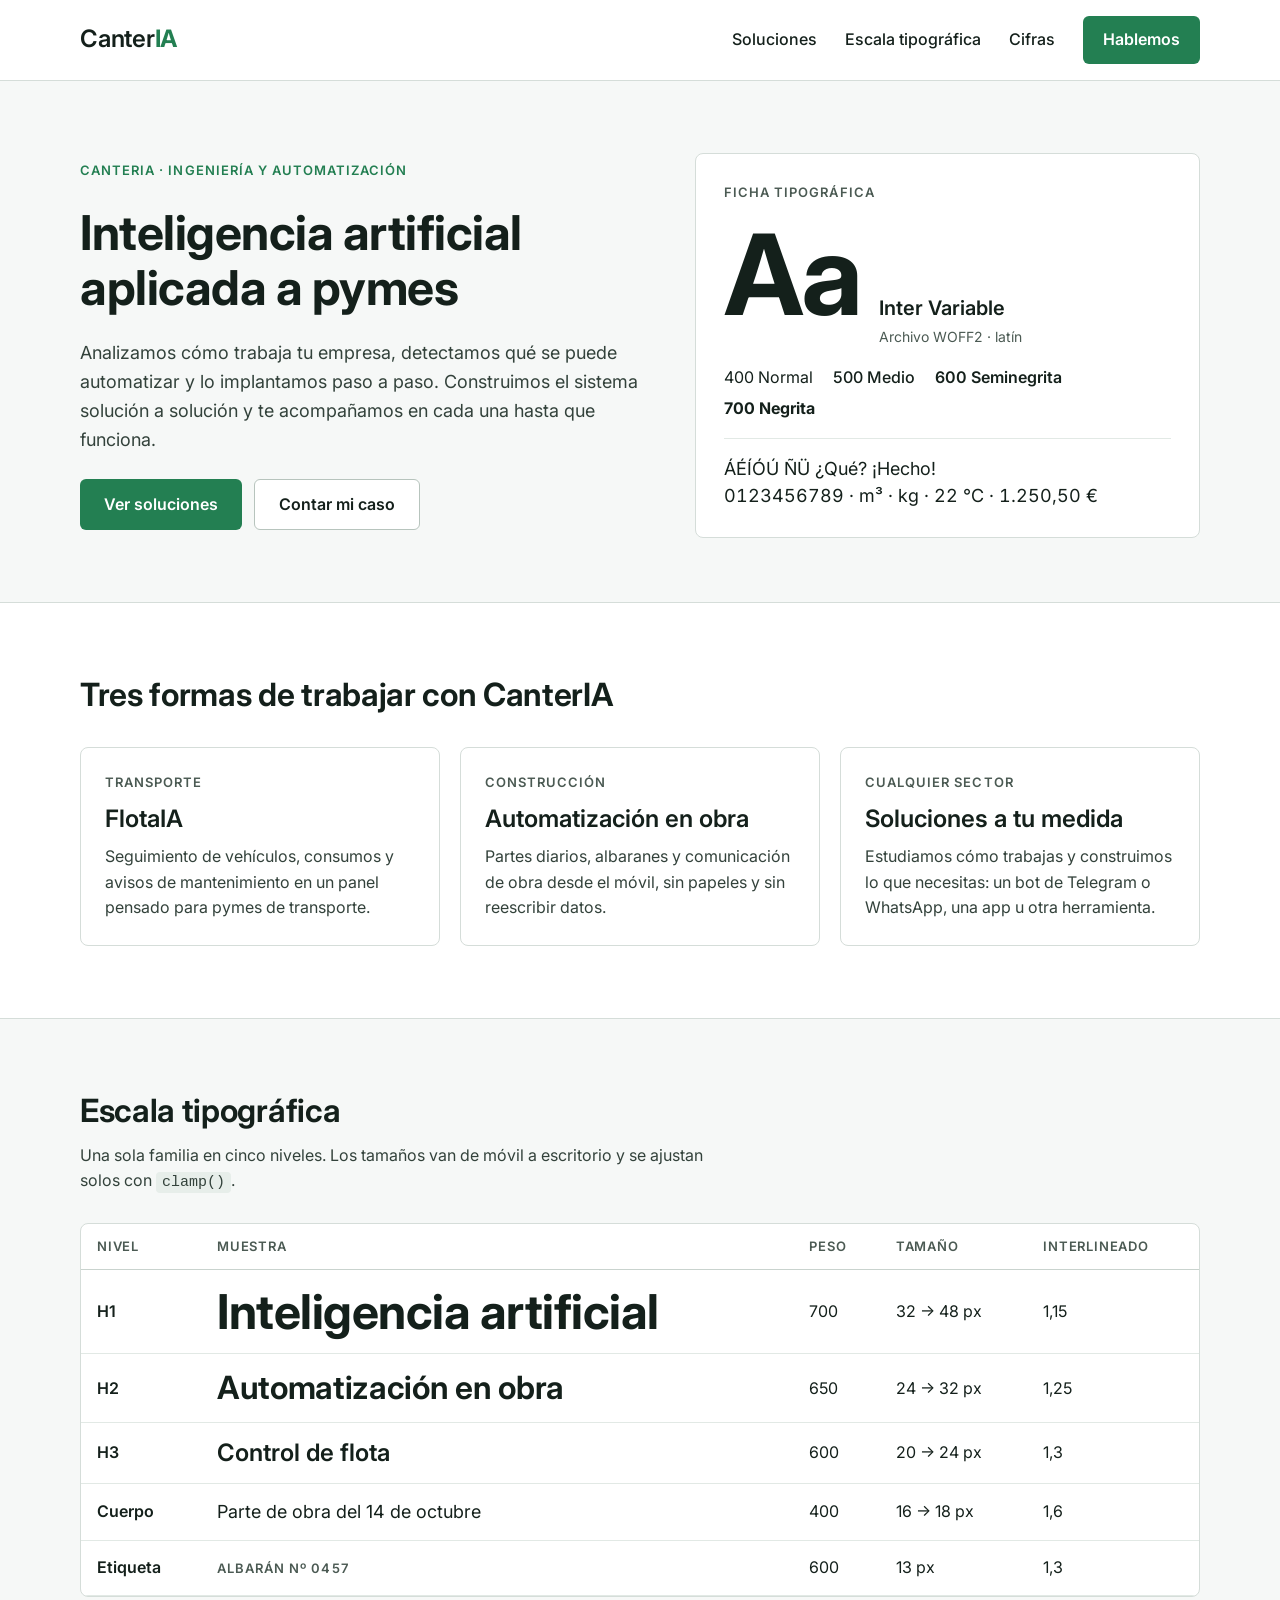
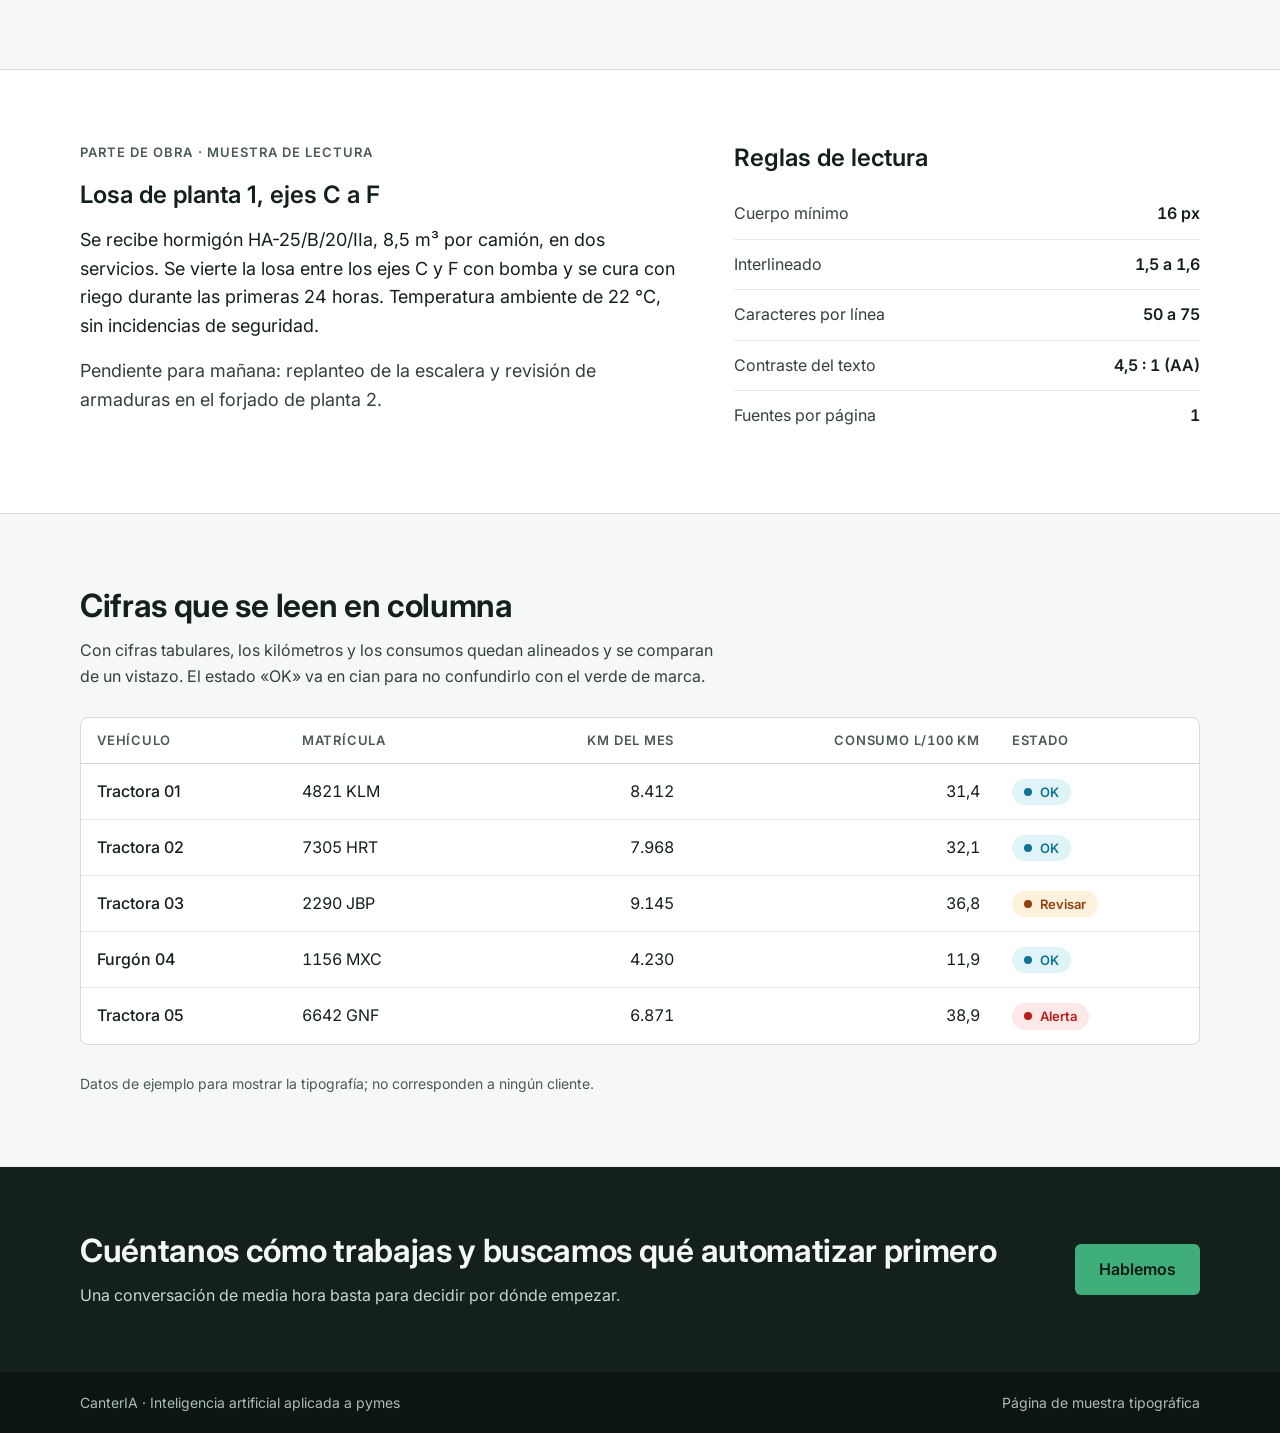
<file: ejemplo-tipografia/index.html>
<!doctype html>
<html lang="es">
<head>
<meta charset="utf-8">
<meta name="viewport" content="width=device-width, initial-scale=1">
<meta name="robots" content="noindex">
<title>Ejemplo tipográfico CanterIA</title>
<link rel="preconnect" href="https://fonts.googleapis.com">
<link rel="preconnect" href="https://fonts.gstatic.com" crossorigin>
<link href="https://fonts.googleapis.com/css2?family=Inter:wght@400..700&display=swap" rel="stylesheet">
<style>
body{margin:0}
a{color:#237F52}a:hover{color:#1A5F3D}
table{border-collapse:collapse;width:100%}
th{text-align:left;font-size:13px;font-weight:600;letter-spacing:0.06em;text-transform:uppercase;color:#4B5A53;padding:12px 16px;border-bottom:1px solid #C9D3CE}
td{padding:14px 16px;border-bottom:1px solid #E2E9E5;vertical-align:middle}
.num{text-align:right;font-variant-numeric:tabular-nums}
</style>
</head>
<body>
<div style="font-family: Inter, system-ui, -apple-system, 'Segoe UI', Roboto, Arial, sans-serif; background: #F6F8F7; color: #14201B; font-size: 16px; line-height: 1.6">

<!-- Cabecera -->
<div style="background: #FFFFFF; border-bottom: 1px solid #D5DDD9; padding: 0 24px">
<div style="max-width: 1120px; margin: 0 auto; display: flex; flex-wrap: wrap; align-items: center; justify-content: space-between; gap: 12px 32px; padding: 16px 0">
<div style="font-size: 24px; font-weight: 600; letter-spacing: -0.01em; line-height: 1.2">Canter<span style="font-weight: 700; color: #237F52">IA</span></div>
<div style="display: flex; flex-wrap: wrap; align-items: center; gap: 8px 28px; font-size: 16px; font-weight: 500">
<a href="#productos" style="color: #14201B; text-decoration: none; padding: 10px 0">Soluciones</a>
<a href="#escala" style="color: #14201B; text-decoration: none; padding: 10px 0">Escala tipográfica</a>
<a href="#panel" style="color: #14201B; text-decoration: none; padding: 10px 0">Cifras</a>
<a href="#contacto" style="display: inline-block; background: #237F52; color: #FFFFFF; text-decoration: none; font-weight: 600; padding: 11px 20px; border-radius: 6px; min-height: 22px">Hablemos</a>
</div>
</div>
</div>

<!-- Hero -->
<div style="padding: 72px 24px 64px">
<div style="max-width: 1120px; margin: 0 auto; display: flex; flex-wrap: wrap; align-items: center; gap: 48px">
<div style="flex: 1 1 460px; min-width: 0; display: flex; flex-direction: column; gap: 24px">
<div style="font-size: 13px; font-weight: 600; letter-spacing: 0.08em; text-transform: uppercase; color: #237F52">CanterIA · Ingeniería y automatización</div>
<h1 style="margin: 0; font-size: clamp(2rem, 1.5rem + 2.5vw, 3rem); font-weight: 700; line-height: 1.15; letter-spacing: -0.01em; text-wrap: balance">Inteligencia artificial aplicada a pymes</h1>
<p style="margin: 0; font-size: 18px; line-height: 1.6; max-width: 65ch; color: #33423B">Analizamos cómo trabaja tu empresa, detectamos qué se puede automatizar y lo implantamos paso a paso. Construimos el sistema solución a solución y te acompañamos en cada una hasta que funciona.</p>
<div style="display: flex; flex-wrap: wrap; gap: 12px">
<a href="#productos" style="display: inline-block; background: #237F52; color: #FFFFFF; text-decoration: none; font-size: 16px; font-weight: 600; padding: 13px 24px; border-radius: 6px">Ver soluciones</a>
<a href="#contacto" style="display: inline-block; background: #FFFFFF; color: #14201B; text-decoration: none; font-size: 16px; font-weight: 600; padding: 12px 24px; border-radius: 6px; border: 1px solid #B7C4BD">Contar mi caso</a>
</div>
</div>
<div style="flex: 1 1 340px; min-width: 0; background: #FFFFFF; border: 1px solid #D5DDD9; border-radius: 8px; padding: 28px; display: flex; flex-direction: column; gap: 16px">
<div style="font-size: 13px; font-weight: 600; letter-spacing: 0.08em; text-transform: uppercase; color: #4B5A53">Ficha tipográfica</div>
<div style="display: flex; align-items: baseline; gap: 20px; flex-wrap: wrap">
<div style="font-size: 112px; font-weight: 700; line-height: 1; letter-spacing: -0.03em">Aa</div>
<div style="display: flex; flex-direction: column; gap: 2px">
<div style="font-size: 20px; font-weight: 600">Inter Variable</div>
<div style="font-size: 14px; color: #4B5A53">Archivo WOFF2 · latín</div>
</div>
</div>
<div style="display: flex; flex-wrap: wrap; gap: 6px 20px; font-size: 16px">
<span style="font-weight: 400">400 Normal</span>
<span style="font-weight: 500">500 Medio</span>
<span style="font-weight: 600">600 Seminegrita</span>
<span style="font-weight: 700">700 Negrita</span>
</div>
<div style="border-top: 1px solid #E2E9E5; padding-top: 16px; font-size: 18px; line-height: 1.5; font-variant-numeric: tabular-nums">ÁÉÍÓÚ ÑÜ ¿Qué? ¡Hecho!<br>0123456789 · m³ · kg · 22 °C · 1.250,50 €</div>
</div>
</div>
</div>

<!-- Soluciones -->
<div id="productos" style="background: #FFFFFF; border-top: 1px solid #D5DDD9; border-bottom: 1px solid #D5DDD9; padding: 72px 24px">
<div style="max-width: 1120px; margin: 0 auto; display: flex; flex-direction: column; gap: 32px">
<h2 style="margin: 0; font-size: clamp(1.5rem, 1.2rem + 1.5vw, 2rem); font-weight: 650; line-height: 1.25; letter-spacing: -0.01em; text-wrap: balance">Tres formas de trabajar con CanterIA</h2>
<div style="display: flex; flex-wrap: wrap; gap: 20px">
<div style="flex: 1 1 280px; min-width: 0; border: 1px solid #D5DDD9; border-radius: 8px; padding: 24px; display: flex; flex-direction: column; gap: 10px">
<div style="font-size: 13px; font-weight: 600; letter-spacing: 0.08em; text-transform: uppercase; color: #4B5A53">Transporte</div>
<h3 style="margin: 0; font-size: clamp(1.25rem, 1.1rem + 0.7vw, 1.5rem); font-weight: 600; line-height: 1.3">FlotaIA</h3>
<p style="margin: 0; color: #33423B">Seguimiento de vehículos, consumos y avisos de mantenimiento en un panel pensado para pymes de transporte.</p>
</div>
<div style="flex: 1 1 280px; min-width: 0; border: 1px solid #D5DDD9; border-radius: 8px; padding: 24px; display: flex; flex-direction: column; gap: 10px">
<div style="font-size: 13px; font-weight: 600; letter-spacing: 0.08em; text-transform: uppercase; color: #4B5A53">Construcción</div>
<h3 style="margin: 0; font-size: clamp(1.25rem, 1.1rem + 0.7vw, 1.5rem); font-weight: 600; line-height: 1.3">Automatización en obra</h3>
<p style="margin: 0; color: #33423B">Partes diarios, albaranes y comunicación de obra desde el móvil, sin papeles y sin reescribir datos.</p>
</div>
<div style="flex: 1 1 280px; min-width: 0; border: 1px solid #D5DDD9; border-radius: 8px; padding: 24px; display: flex; flex-direction: column; gap: 10px">
<div style="font-size: 13px; font-weight: 600; letter-spacing: 0.08em; text-transform: uppercase; color: #4B5A53">Cualquier sector</div>
<h3 style="margin: 0; font-size: clamp(1.25rem, 1.1rem + 0.7vw, 1.5rem); font-weight: 600; line-height: 1.3">Soluciones a tu medida</h3>
<p style="margin: 0; color: #33423B">Estudiamos cómo trabajas y construimos lo que necesitas: un bot de Telegram o WhatsApp, una app u otra herramienta.</p>
</div>
</div>
</div>
</div>

<!-- Escala tipográfica -->
<div id="escala" style="padding: 72px 24px">
<div style="max-width: 1120px; margin: 0 auto; display: flex; flex-direction: column; gap: 28px">
<div style="display: flex; flex-direction: column; gap: 12px">
<h2 style="margin: 0; font-size: clamp(1.5rem, 1.2rem + 1.5vw, 2rem); font-weight: 650; line-height: 1.25; letter-spacing: -0.01em; text-wrap: balance">Escala tipográfica</h2>
<p style="margin: 0; max-width: 65ch; color: #33423B">Una sola familia en cinco niveles. Los tamaños van de móvil a escritorio y se ajustan solos con <code style="font-family: ui-monospace, Menlo, Consolas, monospace; font-size: 15px; background: #E7EEEA; padding: 2px 6px; border-radius: 4px">clamp()</code>.</p>
</div>
<div style="overflow-x: auto; background: #FFFFFF; border: 1px solid #D5DDD9; border-radius: 8px">
<table style="min-width: 760px">
<thead>
<tr><th>Nivel</th><th>Muestra</th><th>Peso</th><th>Tamaño</th><th>Interlineado</th></tr>
</thead>
<tbody>
<tr>
<td style="font-weight: 600">H1</td>
<td><div style="font-size: 48px; font-weight: 700; line-height: 1.15; letter-spacing: -0.01em">Inteligencia artificial</div></td>
<td>700</td><td>32 → 48 px</td><td>1,15</td>
</tr>
<tr>
<td style="font-weight: 600">H2</td>
<td><div style="font-size: 32px; font-weight: 650; line-height: 1.25; letter-spacing: -0.01em">Automatización en obra</div></td>
<td>650</td><td>24 → 32 px</td><td>1,25</td>
</tr>
<tr>
<td style="font-weight: 600">H3</td>
<td><div style="font-size: 24px; font-weight: 600; line-height: 1.3">Control de flota</div></td>
<td>600</td><td>20 → 24 px</td><td>1,3</td>
</tr>
<tr>
<td style="font-weight: 600">Cuerpo</td>
<td><div style="font-size: 18px; font-weight: 400; line-height: 1.6">Parte de obra del 14 de octubre</div></td>
<td>400</td><td>16 → 18 px</td><td>1,6</td>
</tr>
<tr>
<td style="font-weight: 600">Etiqueta</td>
<td><div style="font-size: 13px; font-weight: 600; letter-spacing: 0.08em; text-transform: uppercase; color: #4B5A53">Albarán nº 0457</div></td>
<td>600</td><td>13 px</td><td>1,3</td>
</tr>
</tbody>
</table>
</div>
</div>
</div>

<!-- Lectura -->
<div style="background: #FFFFFF; border-top: 1px solid #D5DDD9; border-bottom: 1px solid #D5DDD9; padding: 72px 24px">
<div style="max-width: 1120px; margin: 0 auto; display: flex; flex-wrap: wrap; gap: 48px">
<div style="flex: 1 1 460px; min-width: 0; display: flex; flex-direction: column; gap: 16px">
<div style="font-size: 13px; font-weight: 600; letter-spacing: 0.08em; text-transform: uppercase; color: #4B5A53">Parte de obra · muestra de lectura</div>
<h3 style="margin: 0; font-size: clamp(1.25rem, 1.1rem + 0.7vw, 1.5rem); font-weight: 600; line-height: 1.3">Losa de planta 1, ejes C a F</h3>
<p style="margin: 0; font-size: 18px; line-height: 1.6; max-width: 65ch">Se recibe hormigón HA-25/B/20/IIa, 8,5 m³ por camión, en dos servicios. Se vierte la losa entre los ejes C y F con bomba y se cura con riego durante las primeras 24 horas. Temperatura ambiente de 22 °C, sin incidencias de seguridad.</p>
<p style="margin: 0; font-size: 18px; line-height: 1.6; max-width: 65ch; color: #33423B">Pendiente para mañana: replanteo de la escalera y revisión de armaduras en el forjado de planta 2.</p>
</div>
<div style="flex: 1 1 320px; min-width: 0; display: flex; flex-direction: column; gap: 16px">
<h3 style="margin: 0; font-size: clamp(1.25rem, 1.1rem + 0.7vw, 1.5rem); font-weight: 600; line-height: 1.3">Reglas de lectura</h3>
<div style="display: flex; flex-direction: column">
<div style="display: flex; justify-content: space-between; gap: 16px; padding: 12px 0; border-bottom: 1px solid #E2E9E5"><span style="color: #33423B">Cuerpo mínimo</span><span style="font-weight: 600; font-variant-numeric: tabular-nums">16 px</span></div>
<div style="display: flex; justify-content: space-between; gap: 16px; padding: 12px 0; border-bottom: 1px solid #E2E9E5"><span style="color: #33423B">Interlineado</span><span style="font-weight: 600; font-variant-numeric: tabular-nums">1,5 a 1,6</span></div>
<div style="display: flex; justify-content: space-between; gap: 16px; padding: 12px 0; border-bottom: 1px solid #E2E9E5"><span style="color: #33423B">Caracteres por línea</span><span style="font-weight: 600; font-variant-numeric: tabular-nums">50 a 75</span></div>
<div style="display: flex; justify-content: space-between; gap: 16px; padding: 12px 0; border-bottom: 1px solid #E2E9E5"><span style="color: #33423B">Contraste del texto</span><span style="font-weight: 600; font-variant-numeric: tabular-nums">4,5 : 1 (AA)</span></div>
<div style="display: flex; justify-content: space-between; gap: 16px; padding: 12px 0"><span style="color: #33423B">Fuentes por página</span><span style="font-weight: 600; font-variant-numeric: tabular-nums">1</span></div>
</div>
</div>
</div>
</div>

<!-- Panel de flota -->
<div id="panel" style="padding: 72px 24px">
<div style="max-width: 1120px; margin: 0 auto; display: flex; flex-direction: column; gap: 28px">
<div style="display: flex; flex-direction: column; gap: 12px">
<h2 style="margin: 0; font-size: clamp(1.5rem, 1.2rem + 1.5vw, 2rem); font-weight: 650; line-height: 1.25; letter-spacing: -0.01em; text-wrap: balance">Cifras que se leen en columna</h2>
<p style="margin: 0; max-width: 65ch; color: #33423B">Con cifras tabulares, los kilómetros y los consumos quedan alineados y se comparan de un vistazo. El estado «OK» va en cian para no confundirlo con el verde de marca.</p>
</div>
<div style="overflow-x: auto; background: #FFFFFF; border: 1px solid #D5DDD9; border-radius: 8px">
<table style="min-width: 680px">
<thead>
<tr><th>Vehículo</th><th>Matrícula</th><th class="num" style="text-align: right">Km del mes</th><th class="num" style="text-align: right">Consumo L/100 km</th><th>Estado</th></tr>
</thead>
<tbody>
<tr>
<td style="font-weight: 500">Tractora 01</td><td style="font-variant-numeric: tabular-nums">4821 KLM</td><td class="num">8.412</td><td class="num">31,4</td>
<td><span style="display: inline-flex; align-items: center; gap: 8px; padding: 4px 12px; border-radius: 999px; background: #E0F4F8; color: #0E7490; font-size: 13px; font-weight: 600; line-height: 1.4"><span style="width: 8px; height: 8px; border-radius: 50%; background: #0E7490"></span>OK</span></td>
</tr>
<tr>
<td style="font-weight: 500">Tractora 02</td><td style="font-variant-numeric: tabular-nums">7305 HRT</td><td class="num">7.968</td><td class="num">32,1</td>
<td><span style="display: inline-flex; align-items: center; gap: 8px; padding: 4px 12px; border-radius: 999px; background: #E0F4F8; color: #0E7490; font-size: 13px; font-weight: 600; line-height: 1.4"><span style="width: 8px; height: 8px; border-radius: 50%; background: #0E7490"></span>OK</span></td>
</tr>
<tr>
<td style="font-weight: 500">Tractora 03</td><td style="font-variant-numeric: tabular-nums">2290 JBP</td><td class="num">9.145</td><td class="num">36,8</td>
<td><span style="display: inline-flex; align-items: center; gap: 8px; padding: 4px 12px; border-radius: 999px; background: #FDF0DC; color: #92400E; font-size: 13px; font-weight: 600; line-height: 1.4"><span style="width: 8px; height: 8px; border-radius: 50%; background: #92400E"></span>Revisar</span></td>
</tr>
<tr>
<td style="font-weight: 500">Furgón 04</td><td style="font-variant-numeric: tabular-nums">1156 MXC</td><td class="num">4.230</td><td class="num">11,9</td>
<td><span style="display: inline-flex; align-items: center; gap: 8px; padding: 4px 12px; border-radius: 999px; background: #E0F4F8; color: #0E7490; font-size: 13px; font-weight: 600; line-height: 1.4"><span style="width: 8px; height: 8px; border-radius: 50%; background: #0E7490"></span>OK</span></td>
</tr>
<tr>
<td style="font-weight: 500; border-bottom: none">Tractora 05</td><td style="font-variant-numeric: tabular-nums; border-bottom: none">6642 GNF</td><td class="num" style="border-bottom: none">6.871</td><td class="num" style="border-bottom: none">38,9</td>
<td style="border-bottom: none"><span style="display: inline-flex; align-items: center; gap: 8px; padding: 4px 12px; border-radius: 999px; background: #FDE8E8; color: #B91C1C; font-size: 13px; font-weight: 600; line-height: 1.4"><span style="width: 8px; height: 8px; border-radius: 50%; background: #B91C1C"></span>Alerta</span></td>
</tr>
</tbody>
</table>
</div>
<div style="font-size: 14px; color: #4B5A53">Datos de ejemplo para mostrar la tipografía; no corresponden a ningún cliente.</div>
</div>
</div>

<!-- Cierre -->
<div id="contacto" style="background: #14201B; color: #F6F8F7; padding: 64px 24px">
<div style="max-width: 1120px; margin: 0 auto; display: flex; flex-wrap: wrap; align-items: center; justify-content: space-between; gap: 24px 48px">
<div style="flex: 1 1 420px; min-width: 0; display: flex; flex-direction: column; gap: 12px">
<h2 style="margin: 0; font-size: clamp(1.5rem, 1.2rem + 1.5vw, 2rem); font-weight: 650; line-height: 1.25; letter-spacing: -0.01em; text-wrap: balance">Cuéntanos cómo trabajas y buscamos qué automatizar primero</h2>
<p style="margin: 0; max-width: 65ch; color: #C9D6CF">Una conversación de media hora basta para decidir por dónde empezar.</p>
</div>
<a href="#contacto" style="display: inline-block; background: #3FAE7A; color: #0B1A12; text-decoration: none; font-size: 16px; font-weight: 600; padding: 13px 24px; border-radius: 6px">Hablemos</a>
</div>
</div>

<div style="background: #0B1511; color: #AEBDB5; padding: 20px 24px; font-size: 14px">
<div style="max-width: 1120px; margin: 0 auto; display: flex; flex-wrap: wrap; justify-content: space-between; gap: 8px 24px">
<span>CanterIA · Inteligencia artificial aplicada a pymes</span>
<span>Página de muestra tipográfica</span>
</div>
</div>

</div>
</body>
</html>
</file>
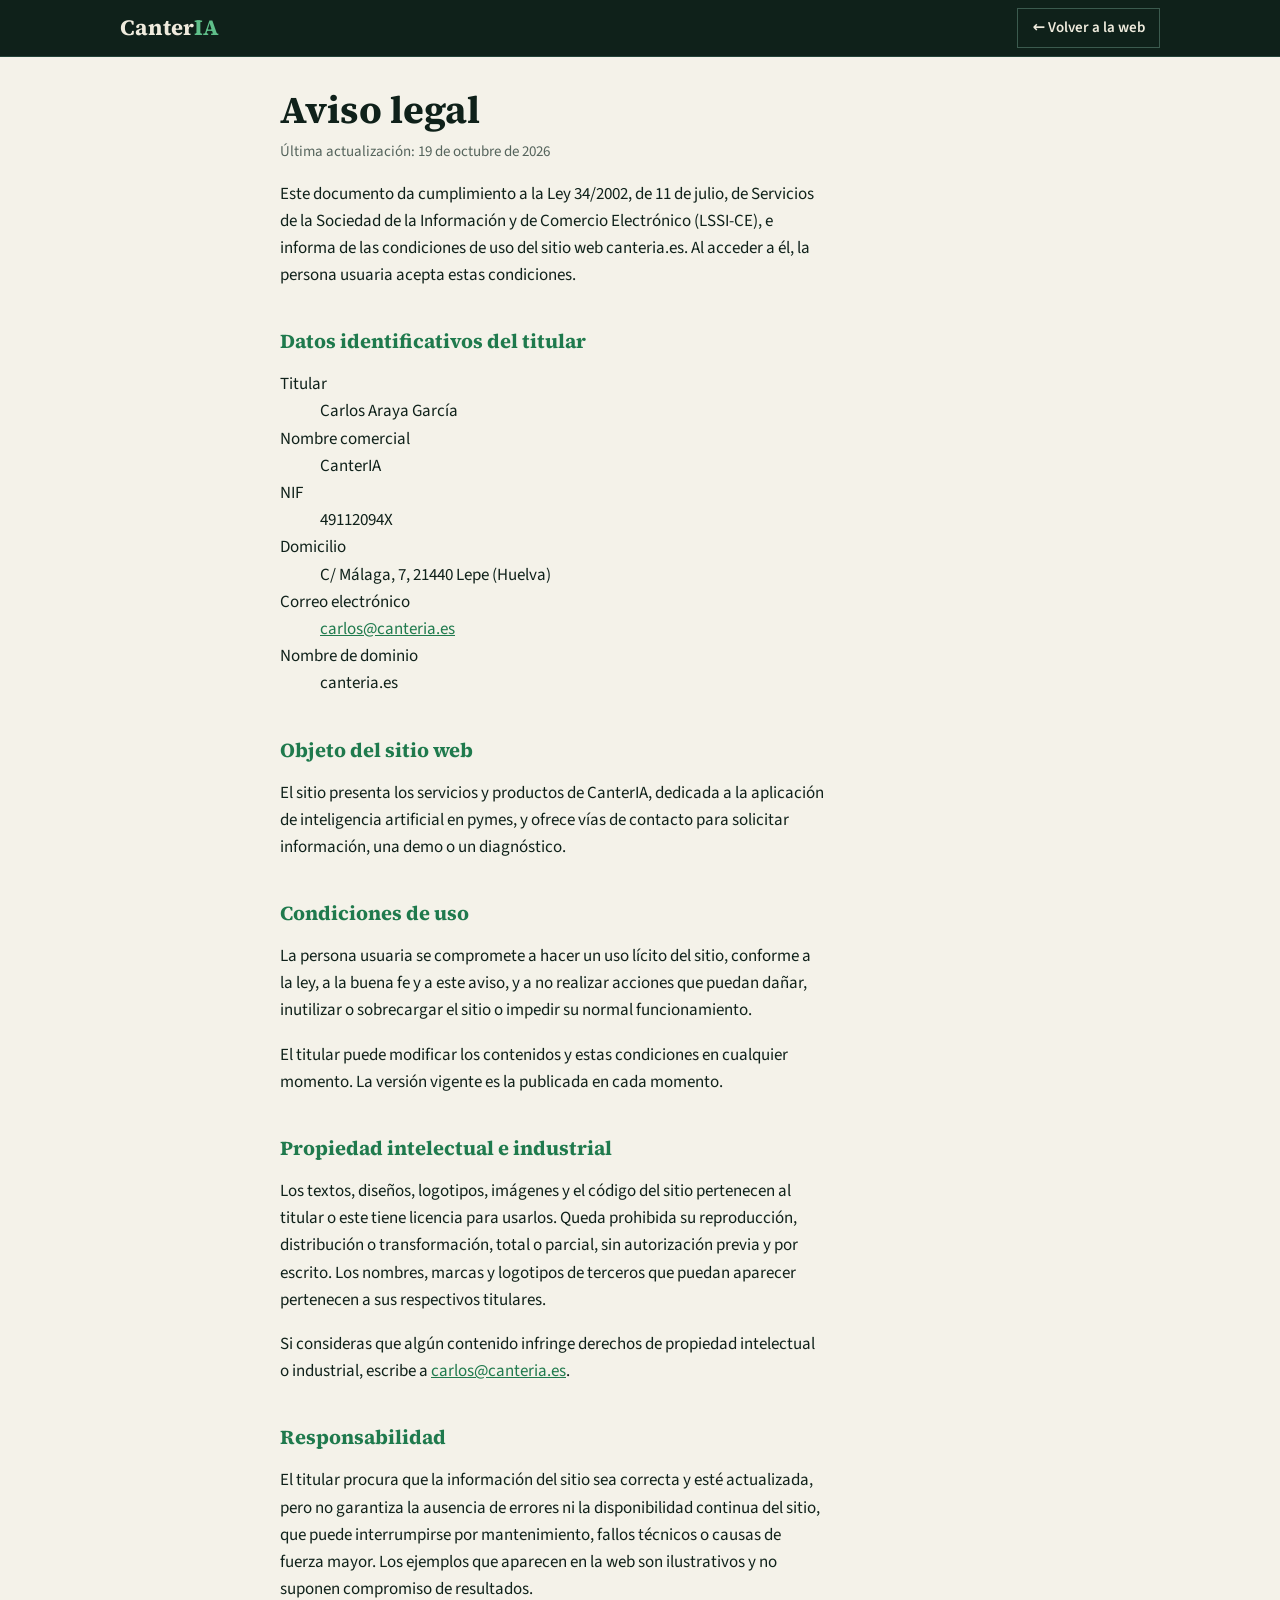
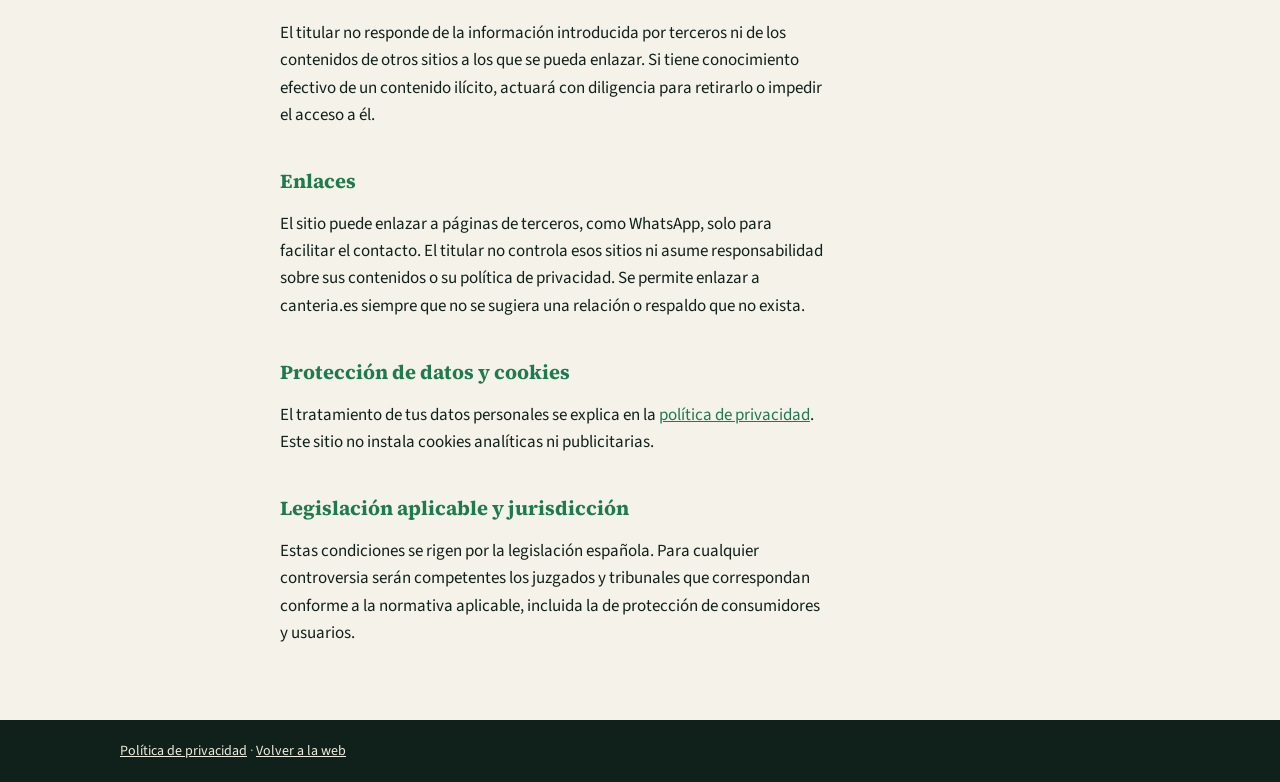
<file: aviso-legal.html>
<!doctype html>
<html lang="es">
<head>
<meta charset="utf-8">
<meta name="viewport" content="width=device-width, initial-scale=1">
<title>Aviso legal · CanterIA</title>
<meta name="description" content="Aviso legal e información del titular de canteria.es (LSSI-CE).">
<meta name="theme-color" content="#0f211a">
<link rel="icon" type="image/svg+xml" href="data:image/svg+xml,%3Csvg xmlns=%22http://www.w3.org/2000/svg%22 viewBox=%220 0 64 64%22%3E%3Crect width=%2264%22 height=%2264%22 fill=%22%230f211a%22/%3E%3Cg fill=%22%23efebdd%22%3E%3Crect x=%228%22 y=%228%22 width=%2216%22 height=%2216%22/%3E%3Crect x=%2226%22 y=%228%22 width=%2216%22 height=%2216%22/%3E%3Crect x=%228%22 y=%2226%22 width=%2216%22 height=%2216%22/%3E%3Crect x=%228%22 y=%2244%22 width=%2216%22 height=%2212%22/%3E%3Crect x=%2226%22 y=%2244%22 width=%2216%22 height=%2212%22/%3E%3Crect x=%2244%22 y=%228%22 width=%2212%22 height=%2216%22/%3E%3Crect x=%2244%22 y=%2244%22 width=%2212%22 height=%2212%22 fill=%22%235fbf8a%22/%3E%3C/g%3E%3C/svg%3E">
<link rel="canonical" href="https://canteria.es/aviso-legal.html">
<link rel="stylesheet" href="fonts/fonts.css">
<link rel="stylesheet" href="legal.css">
</head>
<body>
<header class="top"><div class="wrap"><a class="logo" href="/" aria-label="CanterIA, inicio">Canter<b>IA</b></a><a class="volver" href="/">← Volver a la web</a></div></header>
<main>
  <h1>Aviso legal</h1>
  <p class="fecha">Última actualización: 19 de octubre de 2026</p>

  <p>
    Este documento da cumplimiento a la Ley 34/2002, de 11 de julio, de Servicios de la Sociedad de la Información y de Comercio Electrónico (LSSI-CE),
    e informa de las condiciones de uso del sitio web canteria.es. Al acceder a él, la persona usuaria acepta estas condiciones.
  </p>

  <h2>Datos identificativos del titular</h2>
  <dl>
    <dt>Titular</dt><dd>Carlos Araya García</dd>
    <dt>Nombre comercial</dt><dd>CanterIA</dd>
    <dt>NIF</dt><dd>49112094X</dd>
    <dt>Domicilio</dt><dd>C/ Málaga, 7, 21440 Lepe (Huelva)</dd>
    <dt>Correo electrónico</dt><dd><a href="mailto:carlos@canteria.es">carlos@canteria.es</a></dd>
    <dt>Nombre de dominio</dt><dd>canteria.es</dd>
  </dl>

  <h2>Objeto del sitio web</h2>
  <p>
    El sitio presenta los servicios y productos de CanterIA, dedicada a la aplicación de inteligencia artificial en pymes,
    y ofrece vías de contacto para solicitar información, una demo o un diagnóstico.
  </p>

  <h2>Condiciones de uso</h2>
  <p>
    La persona usuaria se compromete a hacer un uso lícito del sitio, conforme a la ley, a la buena fe y a este aviso,
    y a no realizar acciones que puedan dañar, inutilizar o sobrecargar el sitio o impedir su normal funcionamiento.
  </p>
  <p>
    El titular puede modificar los contenidos y estas condiciones en cualquier momento. La versión vigente es la publicada en cada momento.
  </p>

  <h2>Propiedad intelectual e industrial</h2>
  <p>
    Los textos, diseños, logotipos, imágenes y el código del sitio pertenecen al titular o este tiene licencia para usarlos.
    Queda prohibida su reproducción, distribución o transformación, total o parcial, sin autorización previa y por escrito.
    Los nombres, marcas y logotipos de terceros que puedan aparecer pertenecen a sus respectivos titulares.
  </p>
  <p>
    Si consideras que algún contenido infringe derechos de propiedad intelectual o industrial, escribe a <a href="mailto:carlos@canteria.es">carlos@canteria.es</a>.
  </p>

  <h2>Responsabilidad</h2>
  <p>
    El titular procura que la información del sitio sea correcta y esté actualizada, pero no garantiza la ausencia de errores ni la disponibilidad
    continua del sitio, que puede interrumpirse por mantenimiento, fallos técnicos o causas de fuerza mayor.
    Los ejemplos que aparecen en la web son ilustrativos y no suponen compromiso de resultados.
  </p>
  <p>
    El titular no responde de la información introducida por terceros ni de los contenidos de otros sitios a los que se pueda enlazar.
    Si tiene conocimiento efectivo de un contenido ilícito, actuará con diligencia para retirarlo o impedir el acceso a él.
  </p>

  <h2>Enlaces</h2>
  <p>
    El sitio puede enlazar a páginas de terceros, como WhatsApp, solo para facilitar el contacto. El titular no controla esos sitios
    ni asume responsabilidad sobre sus contenidos o su política de privacidad.
    Se permite enlazar a canteria.es siempre que no se sugiera una relación o respaldo que no exista.
  </p>

  <h2>Protección de datos y cookies</h2>
  <p>
    El tratamiento de tus datos personales se explica en la <a href="politica-privacidad.html">política de privacidad</a>.
    Este sitio no instala cookies analíticas ni publicitarias.
  </p>

  <h2>Legislación aplicable y jurisdicción</h2>
  <p>
    Estas condiciones se rigen por la legislación española. Para cualquier controversia serán competentes los juzgados y tribunales que
    correspondan conforme a la normativa aplicable, incluida la de protección de consumidores y usuarios.
  </p>
</main>
<footer><div class="wrap"><span><a href="politica-privacidad.html">Política de privacidad</a> · <a href="/">Volver a la web</a></span></div></footer>
</body>
</html>
</file>
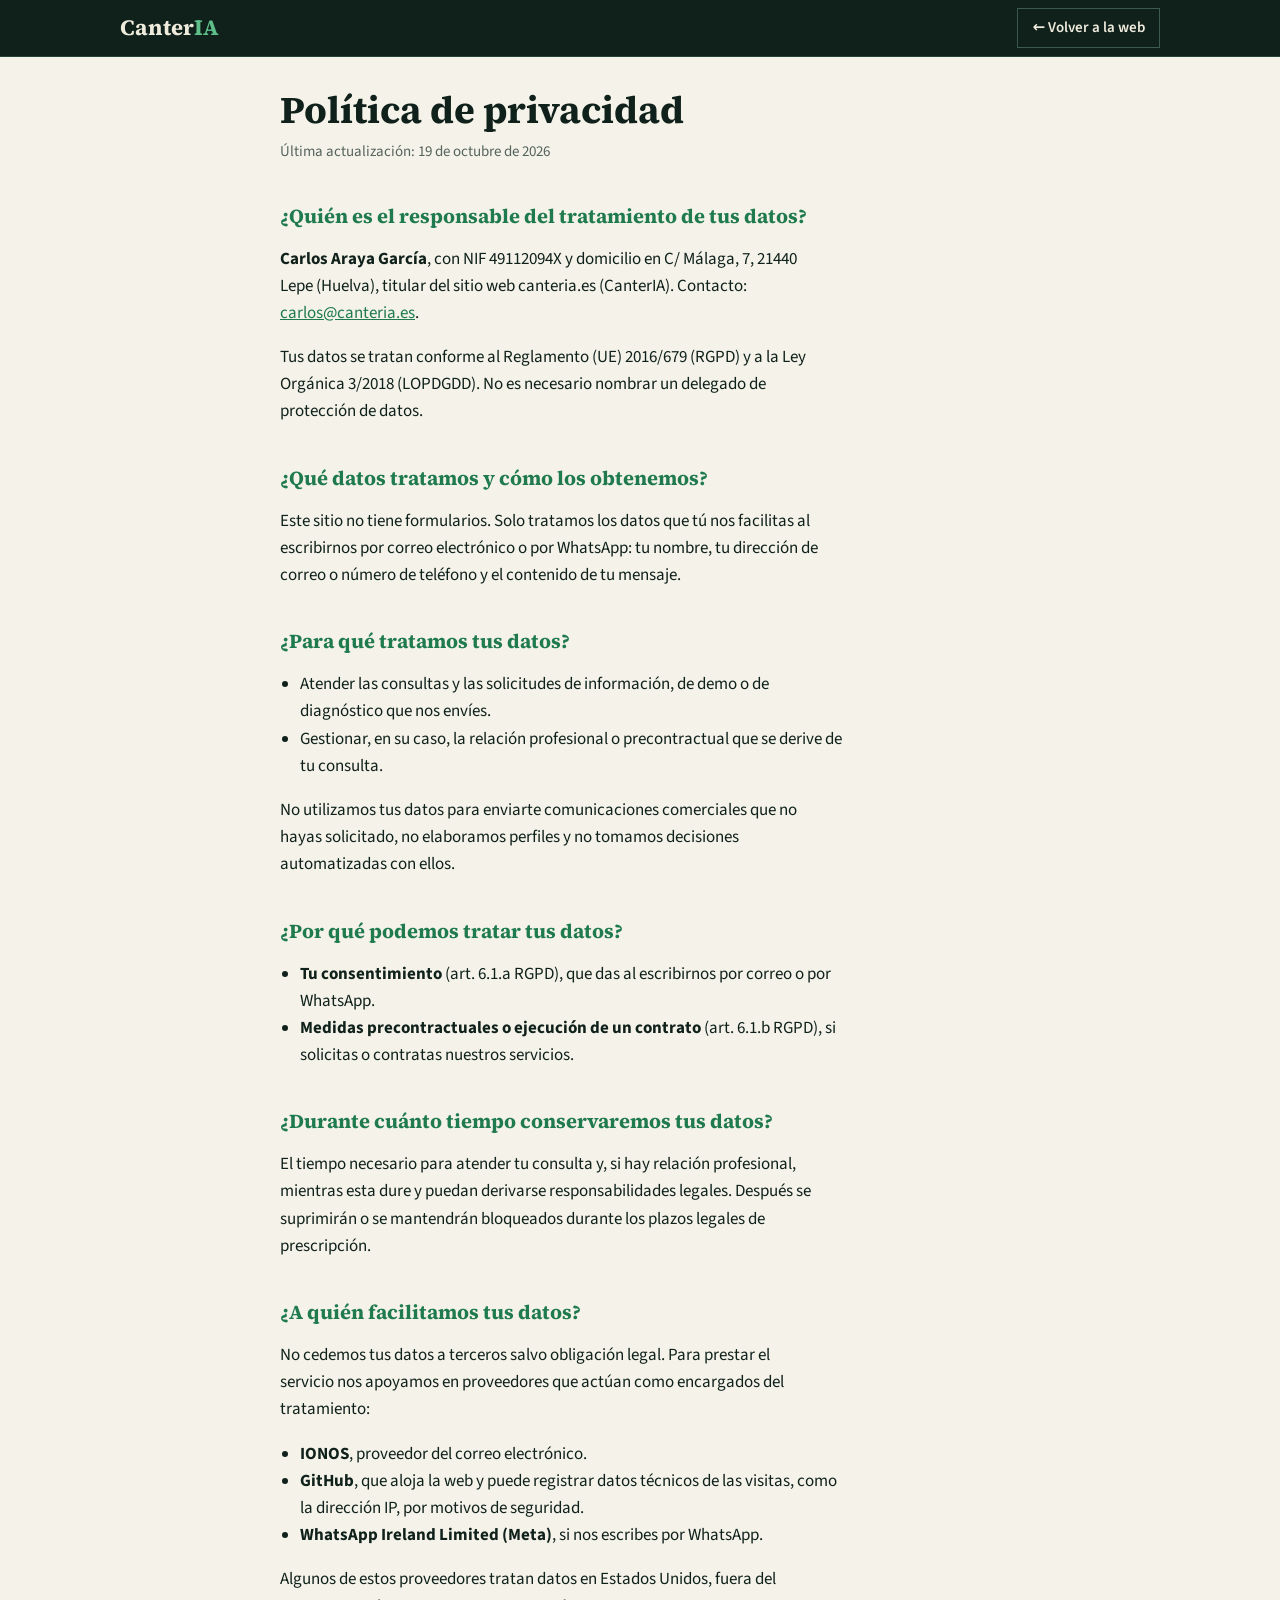
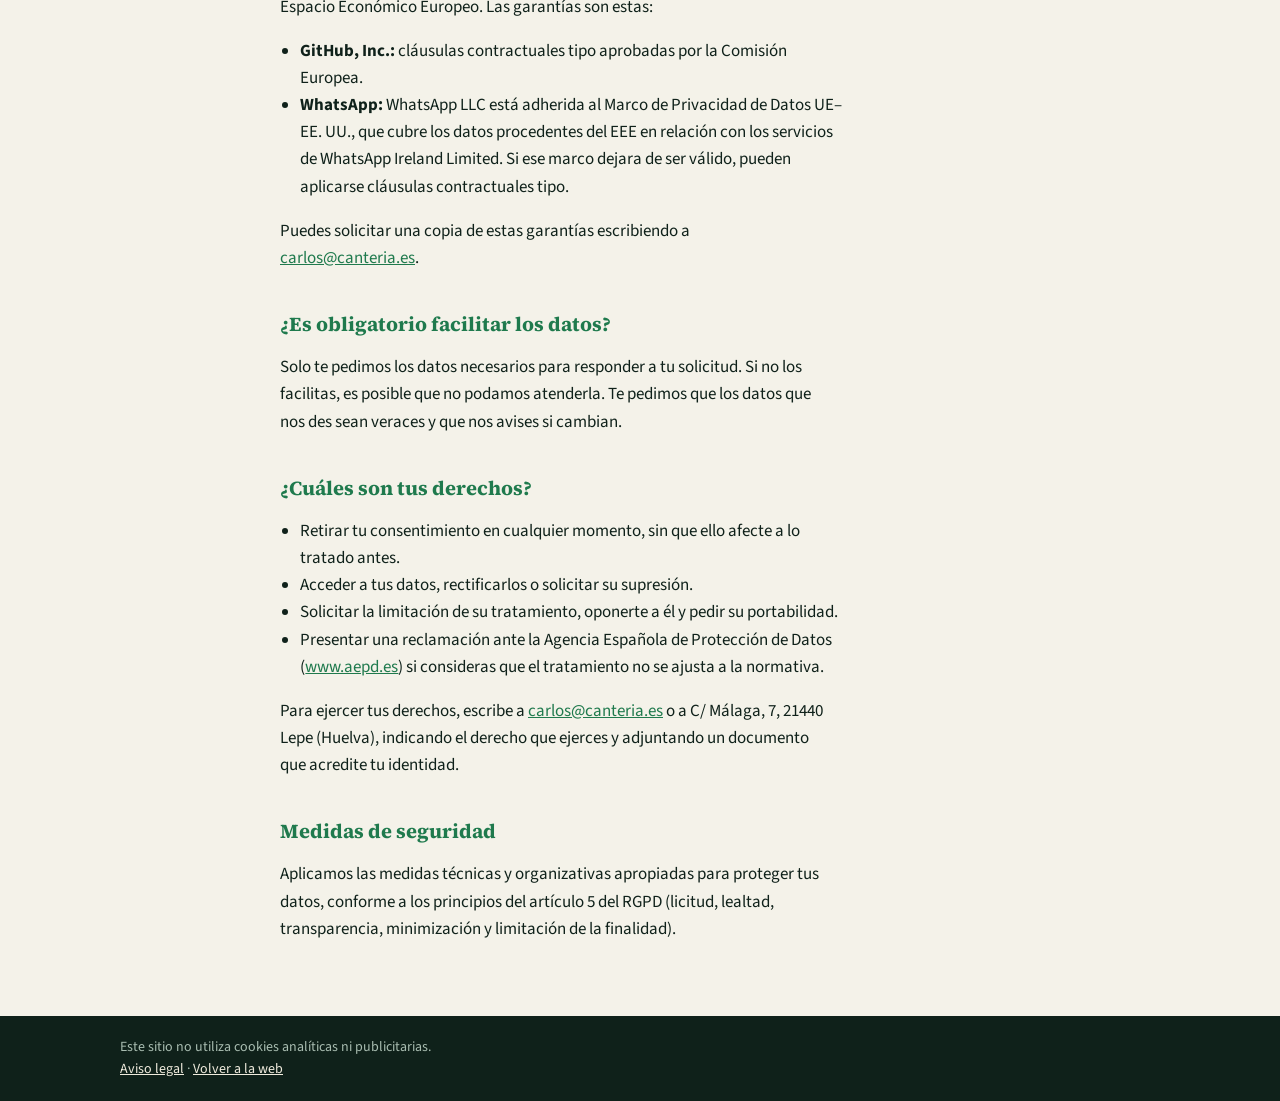
<file: politica-privacidad.html>
<!doctype html>
<html lang="es">
<head>
<meta charset="utf-8">
<meta name="viewport" content="width=device-width, initial-scale=1">
<title>Política de privacidad · CanterIA</title>
<meta name="description" content="Política de privacidad de canteria.es: responsable, finalidades, derechos y proveedores.">
<meta name="theme-color" content="#0f211a">
<link rel="icon" type="image/svg+xml" href="data:image/svg+xml,%3Csvg xmlns=%22http://www.w3.org/2000/svg%22 viewBox=%220 0 64 64%22%3E%3Crect width=%2264%22 height=%2264%22 fill=%22%230f211a%22/%3E%3Cg fill=%22%23efebdd%22%3E%3Crect x=%228%22 y=%228%22 width=%2216%22 height=%2216%22/%3E%3Crect x=%2226%22 y=%228%22 width=%2216%22 height=%2216%22/%3E%3Crect x=%228%22 y=%2226%22 width=%2216%22 height=%2216%22/%3E%3Crect x=%228%22 y=%2244%22 width=%2216%22 height=%2212%22/%3E%3Crect x=%2226%22 y=%2244%22 width=%2216%22 height=%2212%22/%3E%3Crect x=%2244%22 y=%228%22 width=%2212%22 height=%2216%22/%3E%3Crect x=%2244%22 y=%2244%22 width=%2212%22 height=%2212%22 fill=%22%235fbf8a%22/%3E%3C/g%3E%3C/svg%3E">
<link rel="canonical" href="https://canteria.es/politica-privacidad.html">
<link rel="stylesheet" href="fonts/fonts.css">
<link rel="stylesheet" href="legal.css">
</head>
<body>
<header class="top"><div class="wrap"><a class="logo" href="/" aria-label="CanterIA, inicio">Canter<b>IA</b></a><a class="volver" href="/">← Volver a la web</a></div></header>
<main>
  <h1>Política de privacidad</h1>
  <p class="fecha">Última actualización: 19 de octubre de 2026</p>

  <h2>¿Quién es el responsable del tratamiento de tus datos?</h2>
  <p>
    <strong>Carlos Araya García</strong>, con NIF 49112094X y domicilio en C/ Málaga, 7, 21440 Lepe (Huelva),
    titular del sitio web canteria.es (CanterIA). Contacto: <a href="mailto:carlos@canteria.es">carlos@canteria.es</a>.
  </p>
  <p>
    Tus datos se tratan conforme al Reglamento (UE) 2016/679 (RGPD) y a la Ley Orgánica 3/2018 (LOPDGDD).
    No es necesario nombrar un delegado de protección de datos.
  </p>

  <h2>¿Qué datos tratamos y cómo los obtenemos?</h2>
  <p>
    Este sitio no tiene formularios. Solo tratamos los datos que tú nos facilitas al escribirnos por correo electrónico o por WhatsApp:
    tu nombre, tu dirección de correo o número de teléfono y el contenido de tu mensaje.
  </p>

  <h2>¿Para qué tratamos tus datos?</h2>
  <ul>
    <li>Atender las consultas y las solicitudes de información, de demo o de diagnóstico que nos envíes.</li>
    <li>Gestionar, en su caso, la relación profesional o precontractual que se derive de tu consulta.</li>
  </ul>
  <p>
    No utilizamos tus datos para enviarte comunicaciones comerciales que no hayas solicitado, no elaboramos perfiles
    y no tomamos decisiones automatizadas con ellos.
  </p>

  <h2>¿Por qué podemos tratar tus datos?</h2>
  <ul>
    <li><strong>Tu consentimiento</strong> (art. 6.1.a RGPD), que das al escribirnos por correo o por WhatsApp.</li>
    <li><strong>Medidas precontractuales o ejecución de un contrato</strong> (art. 6.1.b RGPD), si solicitas o contratas nuestros servicios.</li>
  </ul>

  <h2>¿Durante cuánto tiempo conservaremos tus datos?</h2>
  <p>
    El tiempo necesario para atender tu consulta y, si hay relación profesional, mientras esta dure y puedan derivarse
    responsabilidades legales. Después se suprimirán o se mantendrán bloqueados durante los plazos legales de prescripción.
  </p>

  <h2>¿A quién facilitamos tus datos?</h2>
  <p>
    No cedemos tus datos a terceros salvo obligación legal. Para prestar el servicio nos apoyamos en proveedores que actúan como
    encargados del tratamiento:
  </p>
  <ul>
    <li><strong>IONOS</strong>, proveedor del correo electrónico.</li>
    <li><strong>GitHub</strong>, que aloja la web y puede registrar datos técnicos de las visitas, como la dirección IP, por motivos de seguridad.</li>
    <li><strong>WhatsApp Ireland Limited (Meta)</strong>, si nos escribes por WhatsApp.</li>
  </ul>
  <p>
    Algunos de estos proveedores tratan datos en Estados Unidos, fuera del Espacio Económico Europeo. Las garantías son estas:
  </p>
  <ul>
    <li><strong>GitHub, Inc.:</strong> cláusulas contractuales tipo aprobadas por la Comisión Europea.</li>
    <li><strong>WhatsApp:</strong> WhatsApp LLC está adherida al Marco de Privacidad de Datos UE–EE. UU., que cubre los datos procedentes del EEE en relación con los servicios de WhatsApp Ireland Limited. Si ese marco dejara de ser válido, pueden aplicarse cláusulas contractuales tipo.</li>
  </ul>
  <p>
    Puedes solicitar una copia de estas garantías escribiendo a <a href="mailto:carlos@canteria.es">carlos@canteria.es</a>.
  </p>

  <h2>¿Es obligatorio facilitar los datos?</h2>
  <p>
    Solo te pedimos los datos necesarios para responder a tu solicitud. Si no los facilitas, es posible que no podamos atenderla.
    Te pedimos que los datos que nos des sean veraces y que nos avises si cambian.
  </p>

  <h2>¿Cuáles son tus derechos?</h2>
  <ul>
    <li>Retirar tu consentimiento en cualquier momento, sin que ello afecte a lo tratado antes.</li>
    <li>Acceder a tus datos, rectificarlos o solicitar su supresión.</li>
    <li>Solicitar la limitación de su tratamiento, oponerte a él y pedir su portabilidad.</li>
    <li>Presentar una reclamación ante la Agencia Española de Protección de Datos (<a href="https://www.aepd.es" rel="noopener">www.aepd.es</a>) si consideras que el tratamiento no se ajusta a la normativa.</li>
  </ul>
  <p>
    Para ejercer tus derechos, escribe a <a href="mailto:carlos@canteria.es">carlos@canteria.es</a>
    o a C/ Málaga, 7, 21440 Lepe (Huelva), indicando el derecho que ejerces y adjuntando un documento que acredite tu identidad.
  </p>

  <h2>Medidas de seguridad</h2>
  <p>
    Aplicamos las medidas técnicas y organizativas apropiadas para proteger tus datos, conforme a los principios del artículo 5 del RGPD
    (licitud, lealtad, transparencia, minimización y limitación de la finalidad).
  </p>
</main>
<footer><div class="wrap"><span>Este sitio no utiliza cookies analíticas ni publicitarias.<br>
  <a href="aviso-legal.html">Aviso legal</a> · <a href="/">Volver a la web</a></span></div></footer>
</body>
</html>
</file>
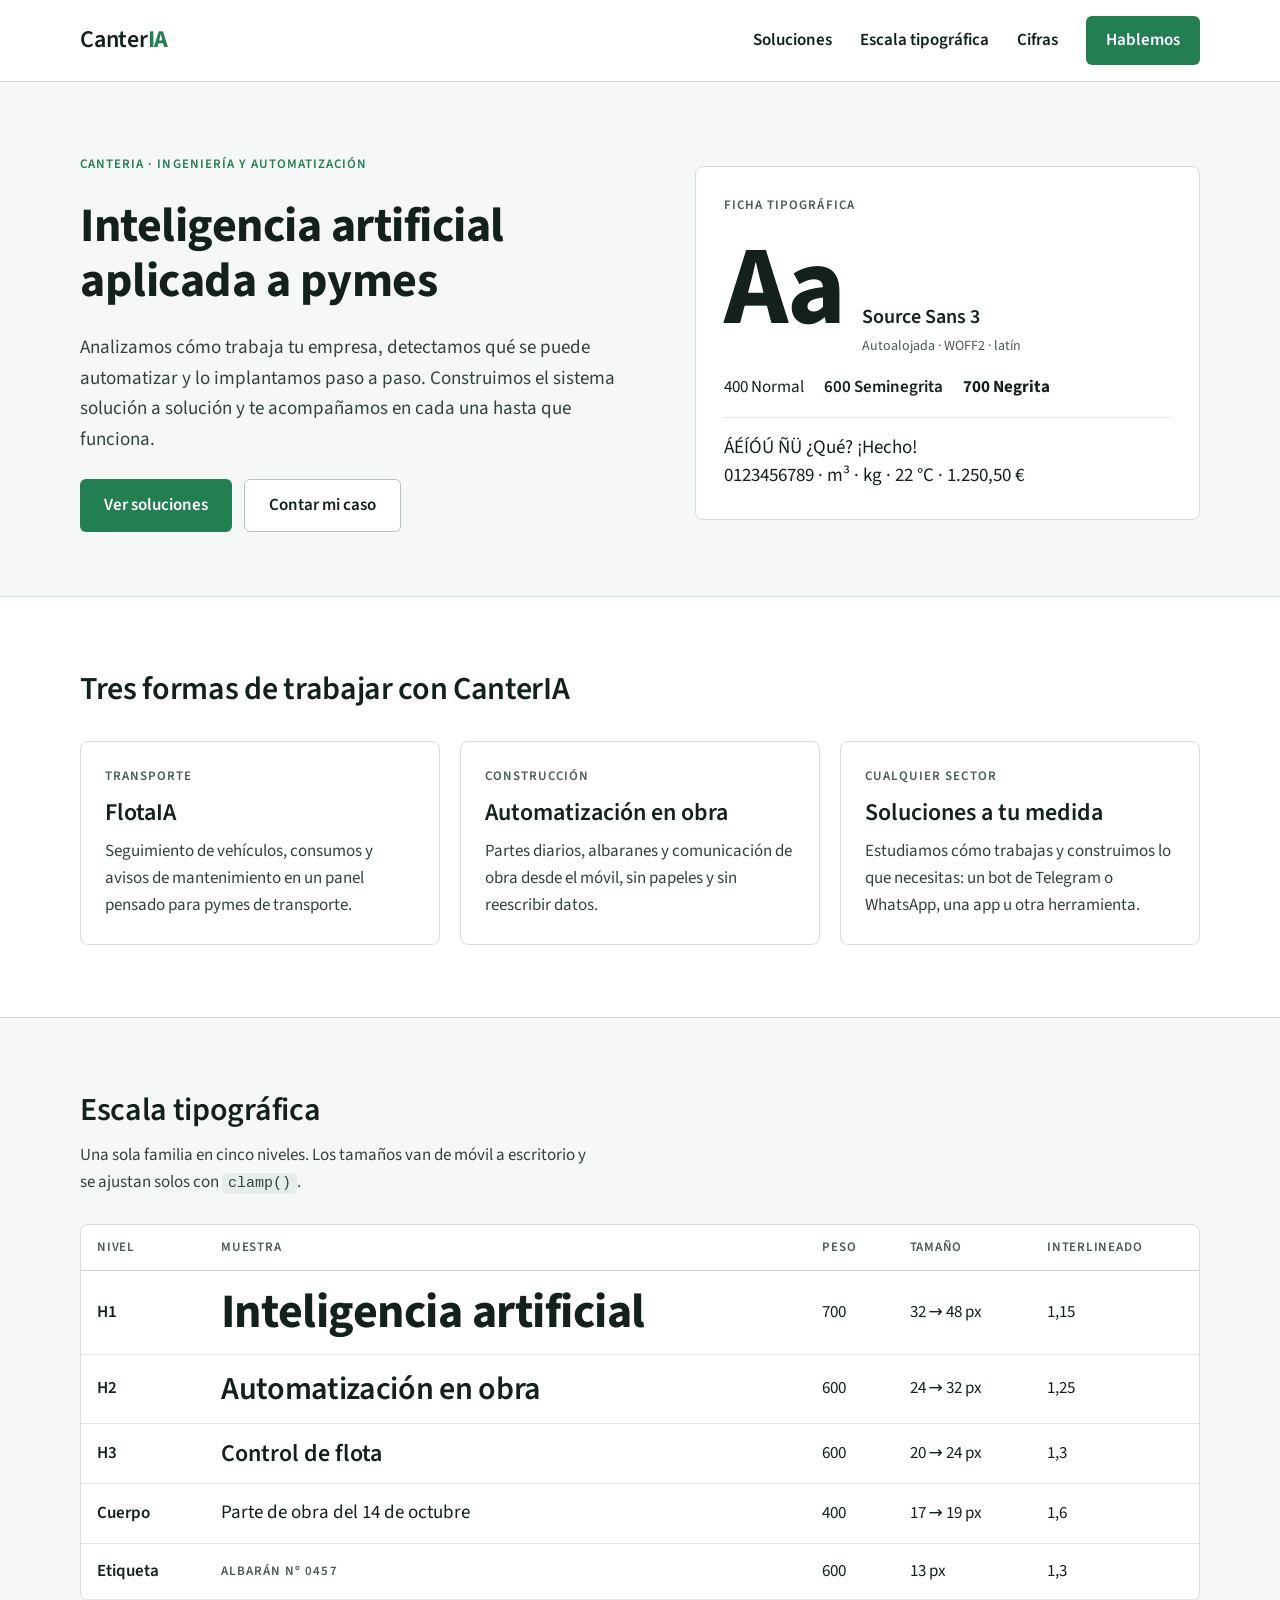
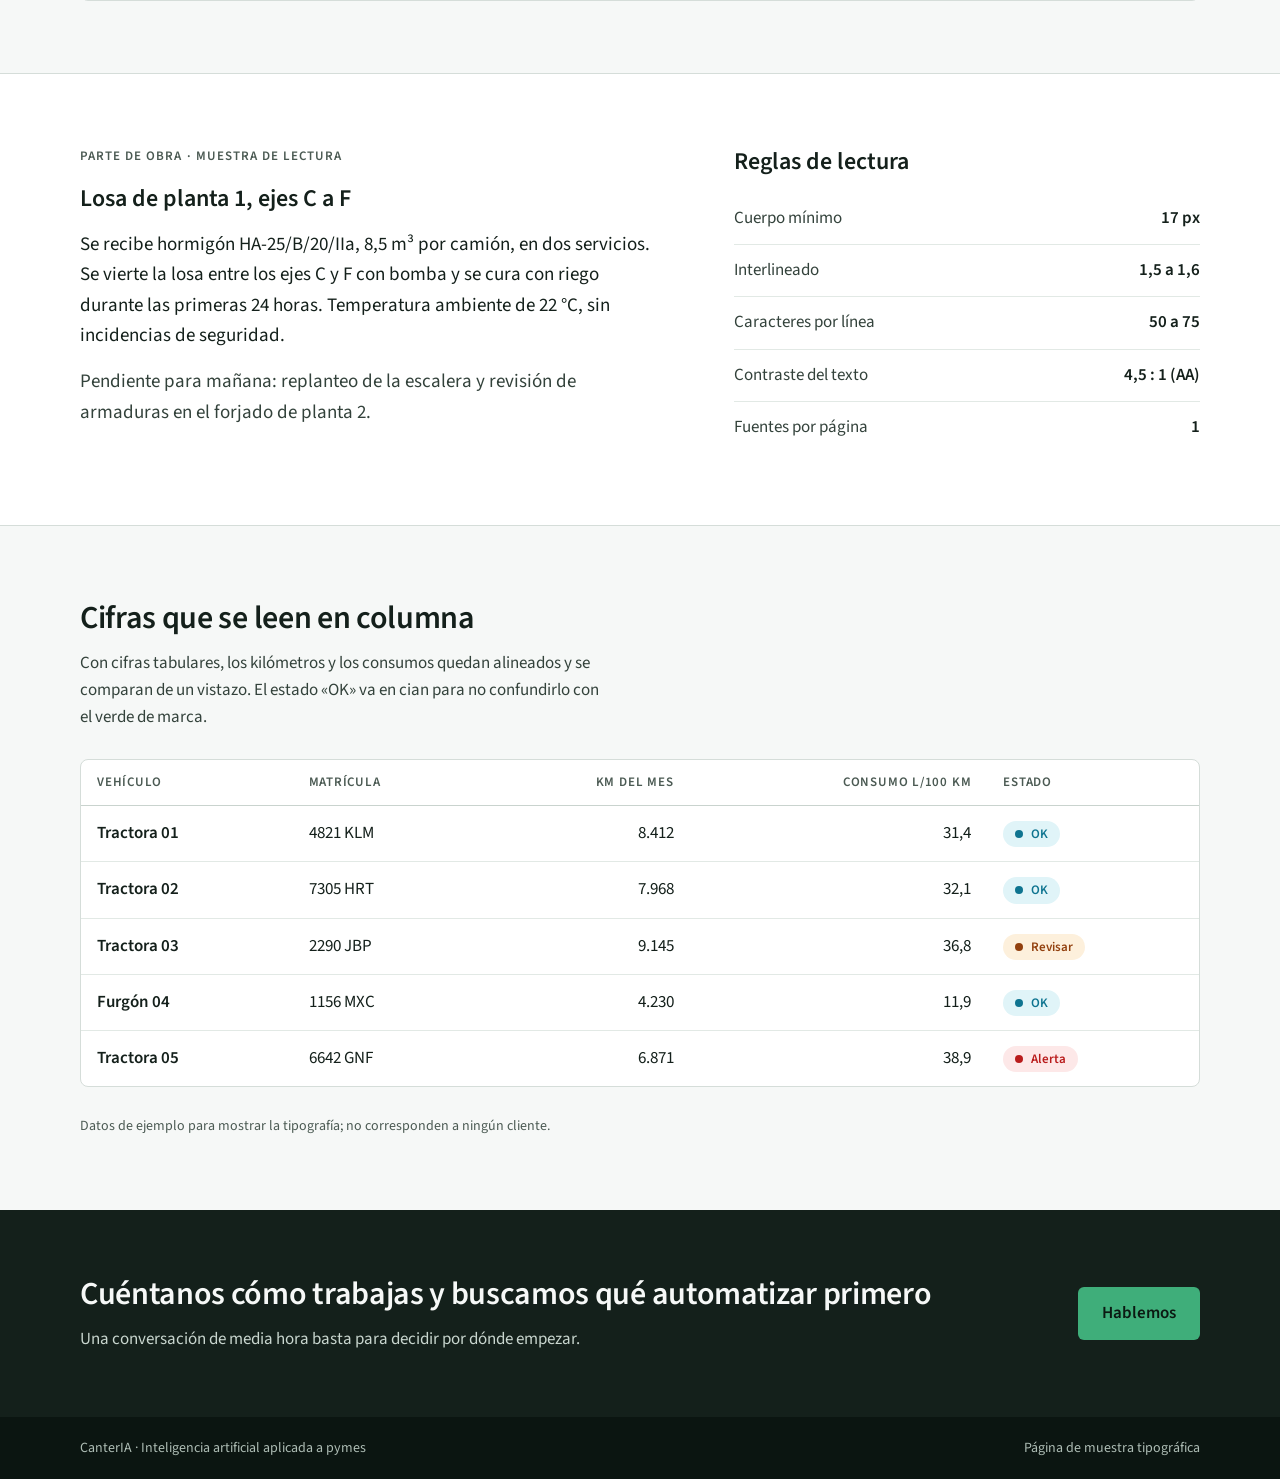
<file: ejemplo-tipografia/source-sans.html>
<!doctype html>
<html lang="es">
<head>
<meta charset="utf-8">
<meta name="viewport" content="width=device-width, initial-scale=1">
<meta name="robots" content="noindex">
<title>Ejemplo tipográfico CanterIA (Source Sans 3)</title>
<link rel="stylesheet" href="../fonts/fonts.css">
<style>
body{margin:0}
a{color:#237F52}a:hover{color:#1A5F3D}
table{border-collapse:collapse;width:100%}
th{text-align:left;font-size:13px;font-weight:600;letter-spacing:0.06em;text-transform:uppercase;color:#4B5A53;padding:12px 16px;border-bottom:1px solid #C9D3CE}
td{padding:14px 16px;border-bottom:1px solid #E2E9E5;vertical-align:middle}
.num{text-align:right;font-variant-numeric:tabular-nums}
</style>
</head>
<body>
<div style="font-family: 'Source Sans 3', system-ui, -apple-system, 'Segoe UI', Roboto, Arial, sans-serif; background: #F6F8F7; color: #14201B; font-size: 17px; line-height: 1.6">

<!-- Cabecera -->
<div style="background: #FFFFFF; border-bottom: 1px solid #D5DDD9; padding: 0 24px">
<div style="max-width: 1120px; margin: 0 auto; display: flex; flex-wrap: wrap; align-items: center; justify-content: space-between; gap: 12px 32px; padding: 16px 0">
<div style="font-size: 24px; font-weight: 600; letter-spacing: -0.01em; line-height: 1.2">Canter<span style="font-weight: 700; color: #237F52">IA</span></div>
<div style="display: flex; flex-wrap: wrap; align-items: center; gap: 8px 28px; font-size: 17px; font-weight: 600">
<a href="#productos" style="color: #14201B; text-decoration: none; padding: 10px 0">Soluciones</a>
<a href="#escala" style="color: #14201B; text-decoration: none; padding: 10px 0">Escala tipográfica</a>
<a href="#panel" style="color: #14201B; text-decoration: none; padding: 10px 0">Cifras</a>
<a href="#contacto" style="display: inline-block; background: #237F52; color: #FFFFFF; text-decoration: none; font-weight: 600; padding: 11px 20px; border-radius: 6px; min-height: 22px">Hablemos</a>
</div>
</div>
</div>

<!-- Hero -->
<div style="padding: 72px 24px 64px">
<div style="max-width: 1120px; margin: 0 auto; display: flex; flex-wrap: wrap; align-items: center; gap: 48px">
<div style="flex: 1 1 460px; min-width: 0; display: flex; flex-direction: column; gap: 24px">
<div style="font-size: 13px; font-weight: 600; letter-spacing: 0.08em; text-transform: uppercase; color: #237F52">CanterIA · Ingeniería y automatización</div>
<h1 style="margin: 0; font-size: clamp(2rem, 1.5rem + 2.5vw, 3rem); font-weight: 700; line-height: 1.15; letter-spacing: -0.01em; text-wrap: balance">Inteligencia artificial aplicada a pymes</h1>
<p style="margin: 0; font-size: 19px; line-height: 1.6; max-width: 65ch; color: #33423B">Analizamos cómo trabaja tu empresa, detectamos qué se puede automatizar y lo implantamos paso a paso. Construimos el sistema solución a solución y te acompañamos en cada una hasta que funciona.</p>
<div style="display: flex; flex-wrap: wrap; gap: 12px">
<a href="#productos" style="display: inline-block; background: #237F52; color: #FFFFFF; text-decoration: none; font-size: 17px; font-weight: 600; padding: 13px 24px; border-radius: 6px">Ver soluciones</a>
<a href="#contacto" style="display: inline-block; background: #FFFFFF; color: #14201B; text-decoration: none; font-size: 17px; font-weight: 600; padding: 12px 24px; border-radius: 6px; border: 1px solid #B7C4BD">Contar mi caso</a>
</div>
</div>
<div style="flex: 1 1 340px; min-width: 0; background: #FFFFFF; border: 1px solid #D5DDD9; border-radius: 8px; padding: 28px; display: flex; flex-direction: column; gap: 16px">
<div style="font-size: 13px; font-weight: 600; letter-spacing: 0.08em; text-transform: uppercase; color: #4B5A53">Ficha tipográfica</div>
<div style="display: flex; align-items: baseline; gap: 20px; flex-wrap: wrap">
<div style="font-size: 112px; font-weight: 700; line-height: 1; letter-spacing: -0.03em">Aa</div>
<div style="display: flex; flex-direction: column; gap: 2px">
<div style="font-size: 20px; font-weight: 600">Source Sans 3</div>
<div style="font-size: 14px; color: #4B5A53">Autoalojada · WOFF2 · latín</div>
</div>
</div>
<div style="display: flex; flex-wrap: wrap; gap: 6px 20px; font-size: 17px">
<span style="font-weight: 400">400 Normal</span>
<span style="font-weight: 600">600 Seminegrita</span>
<span style="font-weight: 700">700 Negrita</span>
</div>
<div style="border-top: 1px solid #E2E9E5; padding-top: 16px; font-size: 19px; line-height: 1.5; font-variant-numeric: tabular-nums">ÁÉÍÓÚ ÑÜ ¿Qué? ¡Hecho!<br>0123456789 · m³ · kg · 22 °C · 1.250,50 €</div>
</div>
</div>
</div>

<!-- Soluciones -->
<div id="productos" style="background: #FFFFFF; border-top: 1px solid #D5DDD9; border-bottom: 1px solid #D5DDD9; padding: 72px 24px">
<div style="max-width: 1120px; margin: 0 auto; display: flex; flex-direction: column; gap: 32px">
<h2 style="margin: 0; font-size: clamp(1.5rem, 1.2rem + 1.5vw, 2rem); font-weight: 600; line-height: 1.25; letter-spacing: -0.01em; text-wrap: balance">Tres formas de trabajar con CanterIA</h2>
<div style="display: flex; flex-wrap: wrap; gap: 20px">
<div style="flex: 1 1 280px; min-width: 0; border: 1px solid #D5DDD9; border-radius: 8px; padding: 24px; display: flex; flex-direction: column; gap: 10px">
<div style="font-size: 13px; font-weight: 600; letter-spacing: 0.08em; text-transform: uppercase; color: #4B5A53">Transporte</div>
<h3 style="margin: 0; font-size: clamp(1.25rem, 1.1rem + 0.7vw, 1.5rem); font-weight: 600; line-height: 1.3">FlotaIA</h3>
<p style="margin: 0; color: #33423B">Seguimiento de vehículos, consumos y avisos de mantenimiento en un panel pensado para pymes de transporte.</p>
</div>
<div style="flex: 1 1 280px; min-width: 0; border: 1px solid #D5DDD9; border-radius: 8px; padding: 24px; display: flex; flex-direction: column; gap: 10px">
<div style="font-size: 13px; font-weight: 600; letter-spacing: 0.08em; text-transform: uppercase; color: #4B5A53">Construcción</div>
<h3 style="margin: 0; font-size: clamp(1.25rem, 1.1rem + 0.7vw, 1.5rem); font-weight: 600; line-height: 1.3">Automatización en obra</h3>
<p style="margin: 0; color: #33423B">Partes diarios, albaranes y comunicación de obra desde el móvil, sin papeles y sin reescribir datos.</p>
</div>
<div style="flex: 1 1 280px; min-width: 0; border: 1px solid #D5DDD9; border-radius: 8px; padding: 24px; display: flex; flex-direction: column; gap: 10px">
<div style="font-size: 13px; font-weight: 600; letter-spacing: 0.08em; text-transform: uppercase; color: #4B5A53">Cualquier sector</div>
<h3 style="margin: 0; font-size: clamp(1.25rem, 1.1rem + 0.7vw, 1.5rem); font-weight: 600; line-height: 1.3">Soluciones a tu medida</h3>
<p style="margin: 0; color: #33423B">Estudiamos cómo trabajas y construimos lo que necesitas: un bot de Telegram o WhatsApp, una app u otra herramienta.</p>
</div>
</div>
</div>
</div>

<!-- Escala tipográfica -->
<div id="escala" style="padding: 72px 24px">
<div style="max-width: 1120px; margin: 0 auto; display: flex; flex-direction: column; gap: 28px">
<div style="display: flex; flex-direction: column; gap: 12px">
<h2 style="margin: 0; font-size: clamp(1.5rem, 1.2rem + 1.5vw, 2rem); font-weight: 600; line-height: 1.25; letter-spacing: -0.01em; text-wrap: balance">Escala tipográfica</h2>
<p style="margin: 0; max-width: 65ch; color: #33423B">Una sola familia en cinco niveles. Los tamaños van de móvil a escritorio y se ajustan solos con <code style="font-family: ui-monospace, Menlo, Consolas, monospace; font-size: 15px; background: #E7EEEA; padding: 2px 6px; border-radius: 4px">clamp()</code>.</p>
</div>
<div style="overflow-x: auto; background: #FFFFFF; border: 1px solid #D5DDD9; border-radius: 8px">
<table style="min-width: 760px">
<thead>
<tr><th>Nivel</th><th>Muestra</th><th>Peso</th><th>Tamaño</th><th>Interlineado</th></tr>
</thead>
<tbody>
<tr>
<td style="font-weight: 600">H1</td>
<td><div style="font-size: 48px; font-weight: 700; line-height: 1.15; letter-spacing: -0.01em">Inteligencia artificial</div></td>
<td>700</td><td>32 → 48 px</td><td>1,15</td>
</tr>
<tr>
<td style="font-weight: 600">H2</td>
<td><div style="font-size: 32px; font-weight: 600; line-height: 1.25; letter-spacing: -0.01em">Automatización en obra</div></td>
<td>600</td><td>24 → 32 px</td><td>1,25</td>
</tr>
<tr>
<td style="font-weight: 600">H3</td>
<td><div style="font-size: 24px; font-weight: 600; line-height: 1.3">Control de flota</div></td>
<td>600</td><td>20 → 24 px</td><td>1,3</td>
</tr>
<tr>
<td style="font-weight: 600">Cuerpo</td>
<td><div style="font-size: 19px; font-weight: 400; line-height: 1.6">Parte de obra del 14 de octubre</div></td>
<td>400</td><td>17 → 19 px</td><td>1,6</td>
</tr>
<tr>
<td style="font-weight: 600">Etiqueta</td>
<td><div style="font-size: 13px; font-weight: 600; letter-spacing: 0.08em; text-transform: uppercase; color: #4B5A53">Albarán nº 0457</div></td>
<td>600</td><td>13 px</td><td>1,3</td>
</tr>
</tbody>
</table>
</div>
</div>
</div>

<!-- Lectura -->
<div style="background: #FFFFFF; border-top: 1px solid #D5DDD9; border-bottom: 1px solid #D5DDD9; padding: 72px 24px">
<div style="max-width: 1120px; margin: 0 auto; display: flex; flex-wrap: wrap; gap: 48px">
<div style="flex: 1 1 460px; min-width: 0; display: flex; flex-direction: column; gap: 16px">
<div style="font-size: 13px; font-weight: 600; letter-spacing: 0.08em; text-transform: uppercase; color: #4B5A53">Parte de obra · muestra de lectura</div>
<h3 style="margin: 0; font-size: clamp(1.25rem, 1.1rem + 0.7vw, 1.5rem); font-weight: 600; line-height: 1.3">Losa de planta 1, ejes C a F</h3>
<p style="margin: 0; font-size: 19px; line-height: 1.6; max-width: 65ch">Se recibe hormigón HA-25/B/20/IIa, 8,5 m³ por camión, en dos servicios. Se vierte la losa entre los ejes C y F con bomba y se cura con riego durante las primeras 24 horas. Temperatura ambiente de 22 °C, sin incidencias de seguridad.</p>
<p style="margin: 0; font-size: 19px; line-height: 1.6; max-width: 65ch; color: #33423B">Pendiente para mañana: replanteo de la escalera y revisión de armaduras en el forjado de planta 2.</p>
</div>
<div style="flex: 1 1 320px; min-width: 0; display: flex; flex-direction: column; gap: 16px">
<h3 style="margin: 0; font-size: clamp(1.25rem, 1.1rem + 0.7vw, 1.5rem); font-weight: 600; line-height: 1.3">Reglas de lectura</h3>
<div style="display: flex; flex-direction: column">
<div style="display: flex; justify-content: space-between; gap: 16px; padding: 12px 0; border-bottom: 1px solid #E2E9E5"><span style="color: #33423B">Cuerpo mínimo</span><span style="font-weight: 600; font-variant-numeric: tabular-nums">17 px</span></div>
<div style="display: flex; justify-content: space-between; gap: 16px; padding: 12px 0; border-bottom: 1px solid #E2E9E5"><span style="color: #33423B">Interlineado</span><span style="font-weight: 600; font-variant-numeric: tabular-nums">1,5 a 1,6</span></div>
<div style="display: flex; justify-content: space-between; gap: 16px; padding: 12px 0; border-bottom: 1px solid #E2E9E5"><span style="color: #33423B">Caracteres por línea</span><span style="font-weight: 600; font-variant-numeric: tabular-nums">50 a 75</span></div>
<div style="display: flex; justify-content: space-between; gap: 16px; padding: 12px 0; border-bottom: 1px solid #E2E9E5"><span style="color: #33423B">Contraste del texto</span><span style="font-weight: 600; font-variant-numeric: tabular-nums">4,5 : 1 (AA)</span></div>
<div style="display: flex; justify-content: space-between; gap: 16px; padding: 12px 0"><span style="color: #33423B">Fuentes por página</span><span style="font-weight: 600; font-variant-numeric: tabular-nums">1</span></div>
</div>
</div>
</div>
</div>

<!-- Panel de flota -->
<div id="panel" style="padding: 72px 24px">
<div style="max-width: 1120px; margin: 0 auto; display: flex; flex-direction: column; gap: 28px">
<div style="display: flex; flex-direction: column; gap: 12px">
<h2 style="margin: 0; font-size: clamp(1.5rem, 1.2rem + 1.5vw, 2rem); font-weight: 600; line-height: 1.25; letter-spacing: -0.01em; text-wrap: balance">Cifras que se leen en columna</h2>
<p style="margin: 0; max-width: 65ch; color: #33423B">Con cifras tabulares, los kilómetros y los consumos quedan alineados y se comparan de un vistazo. El estado «OK» va en cian para no confundirlo con el verde de marca.</p>
</div>
<div style="overflow-x: auto; background: #FFFFFF; border: 1px solid #D5DDD9; border-radius: 8px">
<table style="min-width: 680px">
<thead>
<tr><th>Vehículo</th><th>Matrícula</th><th class="num" style="text-align: right">Km del mes</th><th class="num" style="text-align: right">Consumo L/100 km</th><th>Estado</th></tr>
</thead>
<tbody>
<tr>
<td style="font-weight: 600">Tractora 01</td><td style="font-variant-numeric: tabular-nums">4821 KLM</td><td class="num">8.412</td><td class="num">31,4</td>
<td><span style="display: inline-flex; align-items: center; gap: 8px; padding: 4px 12px; border-radius: 999px; background: #E0F4F8; color: #0E7490; font-size: 13px; font-weight: 600; line-height: 1.4"><span style="width: 8px; height: 8px; border-radius: 50%; background: #0E7490"></span>OK</span></td>
</tr>
<tr>
<td style="font-weight: 600">Tractora 02</td><td style="font-variant-numeric: tabular-nums">7305 HRT</td><td class="num">7.968</td><td class="num">32,1</td>
<td><span style="display: inline-flex; align-items: center; gap: 8px; padding: 4px 12px; border-radius: 999px; background: #E0F4F8; color: #0E7490; font-size: 13px; font-weight: 600; line-height: 1.4"><span style="width: 8px; height: 8px; border-radius: 50%; background: #0E7490"></span>OK</span></td>
</tr>
<tr>
<td style="font-weight: 600">Tractora 03</td><td style="font-variant-numeric: tabular-nums">2290 JBP</td><td class="num">9.145</td><td class="num">36,8</td>
<td><span style="display: inline-flex; align-items: center; gap: 8px; padding: 4px 12px; border-radius: 999px; background: #FDF0DC; color: #92400E; font-size: 13px; font-weight: 600; line-height: 1.4"><span style="width: 8px; height: 8px; border-radius: 50%; background: #92400E"></span>Revisar</span></td>
</tr>
<tr>
<td style="font-weight: 600">Furgón 04</td><td style="font-variant-numeric: tabular-nums">1156 MXC</td><td class="num">4.230</td><td class="num">11,9</td>
<td><span style="display: inline-flex; align-items: center; gap: 8px; padding: 4px 12px; border-radius: 999px; background: #E0F4F8; color: #0E7490; font-size: 13px; font-weight: 600; line-height: 1.4"><span style="width: 8px; height: 8px; border-radius: 50%; background: #0E7490"></span>OK</span></td>
</tr>
<tr>
<td style="font-weight: 600; border-bottom: none">Tractora 05</td><td style="font-variant-numeric: tabular-nums; border-bottom: none">6642 GNF</td><td class="num" style="border-bottom: none">6.871</td><td class="num" style="border-bottom: none">38,9</td>
<td style="border-bottom: none"><span style="display: inline-flex; align-items: center; gap: 8px; padding: 4px 12px; border-radius: 999px; background: #FDE8E8; color: #B91C1C; font-size: 13px; font-weight: 600; line-height: 1.4"><span style="width: 8px; height: 8px; border-radius: 50%; background: #B91C1C"></span>Alerta</span></td>
</tr>
</tbody>
</table>
</div>
<div style="font-size: 14px; color: #4B5A53">Datos de ejemplo para mostrar la tipografía; no corresponden a ningún cliente.</div>
</div>
</div>

<!-- Cierre -->
<div id="contacto" style="background: #14201B; color: #F6F8F7; padding: 64px 24px">
<div style="max-width: 1120px; margin: 0 auto; display: flex; flex-wrap: wrap; align-items: center; justify-content: space-between; gap: 24px 48px">
<div style="flex: 1 1 420px; min-width: 0; display: flex; flex-direction: column; gap: 12px">
<h2 style="margin: 0; font-size: clamp(1.5rem, 1.2rem + 1.5vw, 2rem); font-weight: 600; line-height: 1.25; letter-spacing: -0.01em; text-wrap: balance">Cuéntanos cómo trabajas y buscamos qué automatizar primero</h2>
<p style="margin: 0; max-width: 65ch; color: #C9D6CF">Una conversación de media hora basta para decidir por dónde empezar.</p>
</div>
<a href="#contacto" style="display: inline-block; background: #3FAE7A; color: #0B1A12; text-decoration: none; font-size: 17px; font-weight: 600; padding: 13px 24px; border-radius: 6px">Hablemos</a>
</div>
</div>

<div style="background: #0B1511; color: #AEBDB5; padding: 20px 24px; font-size: 14px">
<div style="max-width: 1120px; margin: 0 auto; display: flex; flex-wrap: wrap; justify-content: space-between; gap: 8px 24px">
<span>CanterIA · Inteligencia artificial aplicada a pymes</span>
<span>Página de muestra tipográfica</span>
</div>
</div>

</div>
</body>
</html>
</file>
<file: fonts/fonts.css>
@font-face{font-family:"Source Sans 3";font-style:normal;font-weight:400;font-display:swap;src:url("source-sans-3-latin-400-normal.woff2") format("woff2");}
@font-face{font-family:"Source Sans 3";font-style:normal;font-weight:600;font-display:swap;src:url("source-sans-3-latin-600-normal.woff2") format("woff2");}
@font-face{font-family:"Source Sans 3";font-style:normal;font-weight:700;font-display:swap;src:url("source-sans-3-latin-700-normal.woff2") format("woff2");}
@font-face{font-family:"Source Serif 4";font-style:normal;font-weight:600;font-display:swap;src:url("source-serif-4-latin-600-normal.woff2") format("woff2");}
@font-face{font-family:"Source Serif 4";font-style:normal;font-weight:700;font-display:swap;src:url("source-serif-4-latin-700-normal.woff2") format("woff2");}
@font-face{font-family:"DM Mono";font-style:normal;font-weight:400;font-display:swap;src:url("dm-mono-latin-400-normal.woff2") format("woff2");}
@font-face{font-family:"DM Mono";font-style:normal;font-weight:500;font-display:swap;src:url("dm-mono-latin-500-normal.woff2") format("woff2");}
</file>
<file: legal.css>
/* Estilos comunes de las páginas legales. Mismos tokens y tipografías que index.html. */
:root {
  --bosque: #0f211a; --verde: #1f7a4d; --verde-claro: #5fbf8a; --cal: #efebdd;
  --bg: #f4f2e9; --surface: #ffffff; --border: #d9d5c6; --text: #0f211a; --text-2: #55645c; --accent-text: #1f7a4d;
  --serif: "Source Serif 4", Georgia, serif;
  --sans: "Source Sans 3", system-ui, sans-serif;
}
@media (prefers-color-scheme: dark) {
  :root:not([data-theme="light"]) {
    --bg: #0f211a; --surface: #16302a; --border: #24433a; --text: #efebdd; --text-2: #a9bdb1; --accent-text: #5fbf8a; color-scheme: dark;
  }
}
*, *::before, *::after { box-sizing: border-box; }
html { scroll-behavior: smooth; }
body { margin: 0; background: var(--bg); color: var(--text); font-family: var(--sans); font-size: 17px; line-height: 1.6; }
:focus-visible { outline: 2px solid var(--verde-claro); outline-offset: 3px; }
header.top { background: var(--bosque); color: var(--cal); border-bottom: 1px solid #24433a; }
header.top .wrap { display: flex; align-items: center; justify-content: space-between; gap: 16px; min-height: 56px; padding-inline: 20px; max-width: 1080px; margin-inline: auto; }
header.top a { color: var(--cal); text-decoration: none; font-family: var(--serif); font-weight: 700; font-size: 22px; display: inline-flex; align-items: center; min-height: 44px; }
header.top a b { color: var(--verde-claro); font-weight: 700; }
header.top { position: sticky; top: env(safe-area-inset-top, 0px); z-index: 5; }
header.top a.volver { font-family: var(--sans); font-weight: 600; font-size: 15px; color: var(--cal); border: 1px solid #3b5a4e; padding: 0 14px; min-height: 40px; transition: border-color .2s, transform .15s cubic-bezier(.2,.7,.2,1); }
header.top a.volver:active { transform: scale(.97); border-color: var(--cal); }
@media (hover: hover) { header.top a.volver:hover { border-color: var(--verde-claro); } }
@media (prefers-reduced-motion: reduce) { header.top a.volver { transition: none; } header.top a.volver:active { transform: none; } }
main { max-width: 760px; margin: 0 auto; padding: 32px 20px 56px; }
h1 { font-family: var(--serif); font-size: clamp(28px, 5vw, 38px); line-height: 1.12; margin: 0 0 8px; text-wrap: balance; }
h2 { font-family: var(--serif); font-size: 20px; line-height: 1.25; margin: 2em 0 .4em; color: var(--accent-text); }
p, li { max-width: 68ch; }
ul { padding-left: 1.2em; }
a { color: var(--accent-text); }
.fecha { color: var(--text-2); font-size: 15px; margin: 0 0 8px; }
footer { background: var(--bosque); color: #a9bdb1; font-size: 14px; }
footer .wrap { max-width: 1080px; margin-inline: auto; padding: 20px; display: flex; flex-wrap: wrap; gap: 8px 24px; justify-content: space-between; }
footer a { color: var(--cal); }
@media (prefers-reduced-motion: reduce) { html { scroll-behavior: auto; } }
</file>
